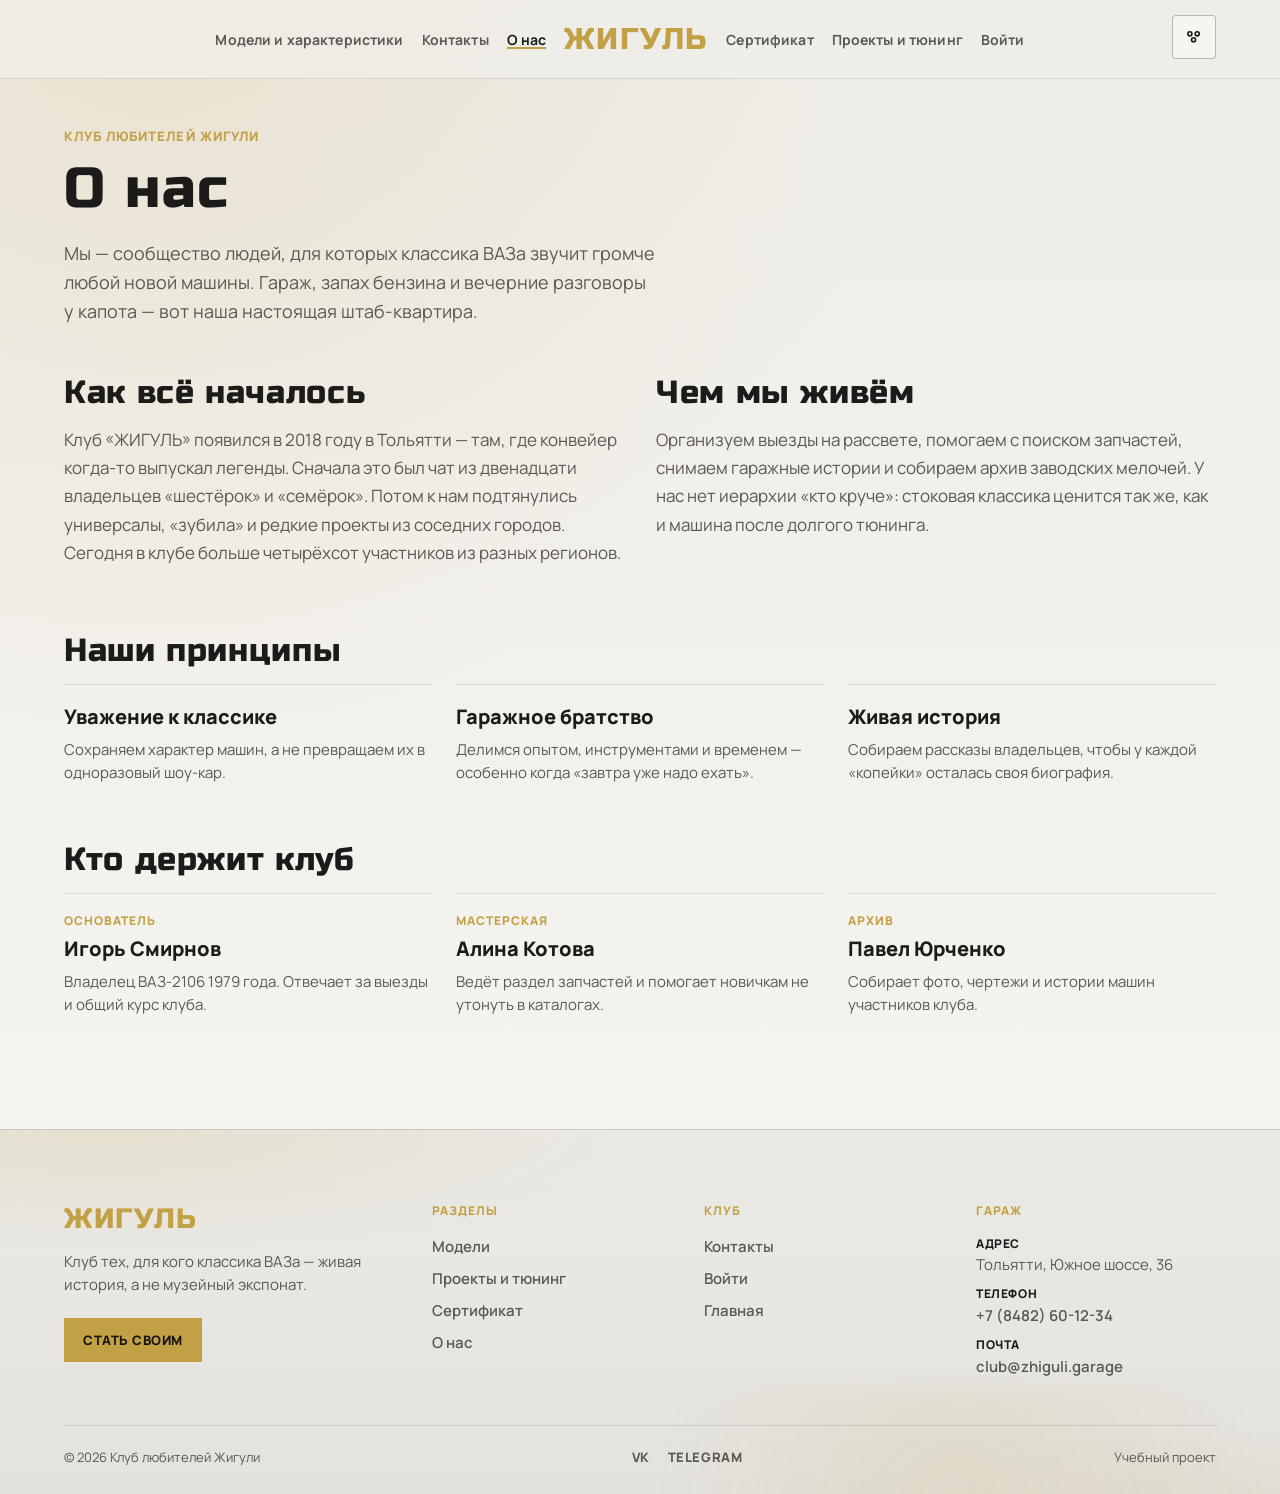
<file: html/about.html>
<!DOCTYPE html>
<html lang="ru">

<head>
    <meta charset="UTF-8">
    <meta name="viewport" content="width=device-width, initial-scale=1.0">
    <title>О нас | Клуб любителей Жигули</title>
    <link rel="preconnect" href="https://fonts.googleapis.com">
    <link rel="preconnect" href="https://fonts.gstatic.com" crossorigin>
    <link href="https://fonts.googleapis.com/css2?family=Manrope:wght@400;500;700;800&family=Russo+One&display=swap"
        rel="stylesheet">
    <link rel="stylesheet" href="../css/style.css">
    <link rel="stylesheet" href="../css/pages.css">
</head>

<body>
    <header class="header">
        <div class="container header__inner">
            <nav class="header__nav" aria-label="Основная навигация">
                <a href="./models.html" class="header__link">Модели и характеристики</a>
                <a href="./contacts.html" class="header__link">Контакты</a>
                <a href="./about.html" class="header__link header__link--active">О нас</a>
                <a href="./main.html" class="header__logo">ЖИГУЛЬ</a>
                <a href="./certificate.html" class="header__link">Сертификат</a>
                <a href="./projects.html" class="header__link">Проекты и тюнинг</a>
                <a href="../backend/login.php" class="header__link" data-auth="profile"
                    data-auth-guest="../backend/login.php" data-auth-user="../backend/profile.php"
                    data-auth-guest-label="Войти" data-auth-user-label="Профиль">Войти</a>
            </nav>
            <button type="button" class="header__theme" id="themeBtn" aria-label="Сменить тему"></button>
        </div>
    </header>

    <main class="main">
        <section class="page">
            <div class="container">
                <p class="page__eyebrow">Клуб любителей Жигули</p>
                <h1 class="page__title">О нас</h1>
                <p class="page__lead">
                    Мы — сообщество людей, для которых классика ВАЗа звучит громче
                    любой новой машины. Гараж, запах бензина и вечерние разговоры
                    у капота — вот наша настоящая штаб-квартира.
                </p>
            </div>
        </section>

        <section class="story">
            <div class="container story__grid">
                <article class="story__block">
                    <h2 class="story__title">Как всё началось</h2>
                    <p class="story__text">
                        Клуб «ЖИГУЛЬ» появился в 2018 году в Тольятти — там, где
                        конвейер когда-то выпускал легенды. Сначала это был чат
                        из двенадцати владельцев «шестёрок» и «семёрок». Потом
                        к нам подтянулись универсалы, «зубила» и редкие проекты
                        из соседних городов. Сегодня в клубе больше четырёхсот
                        участников из разных регионов.
                    </p>
                </article>

                <article class="story__block">
                    <h2 class="story__title">Чем мы живём</h2>
                    <p class="story__text">
                        Организуем выезды на рассвете, помогаем с поиском запчастей,
                        снимаем гаражные истории и собираем архив заводских мелочей.
                        У нас нет иерархии «кто круче»: стоковая классика ценится
                        так же, как и машина после долгого тюнинга.
                    </p>
                </article>
            </div>
        </section>

        <section class="values">
            <div class="container">
                <h2 class="values__title">Наши принципы</h2>
                <ul class="values__list">
                    <li class="values__item">
                        <h3 class="values__name">Уважение к классике</h3>
                        <p class="values__text">Сохраняем характер машин, а не превращаем их в одноразовый шоу-кар.</p>
                    </li>
                    <li class="values__item">
                        <h3 class="values__name">Гаражное братство</h3>
                        <p class="values__text">Делимся опытом, инструментами и временем — особенно когда «завтра уже надо ехать».</p>
                    </li>
                    <li class="values__item">
                        <h3 class="values__name">Живая история</h3>
                        <p class="values__text">Собираем рассказы владельцев, чтобы у каждой «копейки» осталась своя биография.</p>
                    </li>
                </ul>
            </div>
        </section>

        <section class="team">
            <div class="container">
                <h2 class="team__title">Кто держит клуб</h2>
                <ul class="team__list">
                    <li class="team__item">
                        <p class="team__role">Основатель</p>
                        <h3 class="team__name">Игорь Смирнов</h3>
                        <p class="team__text">Владелец ВАЗ-2106 1979 года. Отвечает за выезды и общий курс клуба.</p>
                    </li>
                    <li class="team__item">
                        <p class="team__role">Мастерская</p>
                        <h3 class="team__name">Алина Котова</h3>
                        <p class="team__text">Ведёт раздел запчастей и помогает новичкам не утонуть в каталогах.</p>
                    </li>
                    <li class="team__item">
                        <p class="team__role">Архив</p>
                        <h3 class="team__name">Павел Юрченко</h3>
                        <p class="team__text">Собирает фото, чертежи и истории машин участников клуба.</p>
                    </li>
                </ul>
            </div>
        </section>
    </main>

    <footer class="footer">
        <div class="container">
            <div class="footer__grid">
                <div class="footer__col footer__col--brand">
                    <a href="./main.html" class="footer__brand">ЖИГУЛЬ</a>
                    <p class="footer__tagline">
                        Клуб тех, для кого классика ВАЗа — живая история,
                        а не музейный экспонат.
                    </p>
                    <a href="../backend/register.php" class="footer__cta" data-auth="join" data-auth-guest="../backend/register.php" data-auth-user="../backend/profile.php" data-auth-guest-label="Стать своим" data-auth-user-label="Открыть профиль">Стать своим</a>
                </div>

                <div class="footer__col">
                    <p class="footer__col-title">Разделы</p>
                    <ul class="footer__list">
                        <li><a href="./models.html">Модели</a></li>
                        <li><a href="./projects.html">Проекты и тюнинг</a></li>
                        <li><a href="./certificate.html">Сертификат</a></li>
                        <li><a href="./about.html">О нас</a></li>
                    </ul>
                </div>

                <div class="footer__col">
                    <p class="footer__col-title">Клуб</p>
                    <ul class="footer__list">
                        <li><a href="./contacts.html">Контакты</a></li>
                        <li><a href="../backend/login.php" data-auth="profile" data-auth-guest="../backend/login.php" data-auth-user="../backend/profile.php" data-auth-guest-label="Войти" data-auth-user-label="Профиль">Войти</a></li>
                        <li><a href="./main.html">Главная</a></li>
                    </ul>
                </div>

                <div class="footer__col">
                    <p class="footer__col-title">Гараж</p>
                    <ul class="footer__list">
                        <li>
                            <strong>Адрес</strong>
                            <span>Тольятти, Южное шоссе, 36</span>
                        </li>
                        <li>
                            <strong>Телефон</strong>
                            <a href="tel:+78482601234">+7 (8482) 60-12-34</a>
                        </li>
                        <li>
                            <strong>Почта</strong>
                            <a href="mailto:club@zhiguli.garage">club@zhiguli.garage</a>
                        </li>
                    </ul>
                </div>
            </div>

            <div class="footer__bottom">
                <span class="footer__copy">© 2026 Клуб любителей Жигули</span>
                <div class="footer__social">
                    <a href="https://vk.com/zhiguli_club" target="_blank" rel="noopener noreferrer">VK</a>
                    <a href="https://t.me/zhiguli_garage" target="_blank" rel="noopener noreferrer">Telegram</a>
                </div>
                <span class="footer__note">Учебный проект</span>
            </div>
        </div>
        <div class="footer__glow" aria-hidden="true"></div>
    </footer>

    <button type="button" class="to-top" id="toTop" aria-label="Наверх" hidden>
        <svg class="to-top__icon" viewBox="0 0 24 24" aria-hidden="true" focusable="false">
            <path d="M12 5l7 7h-4v7h-6v-7H5l7-7z" />
        </svg>
    </button>

    <script src="../js/theme.js"></script>
    <script src="../js/auth-nav.js"></script>
    <script src="../js/to-top.js"></script>
</body>

</html>
</file>
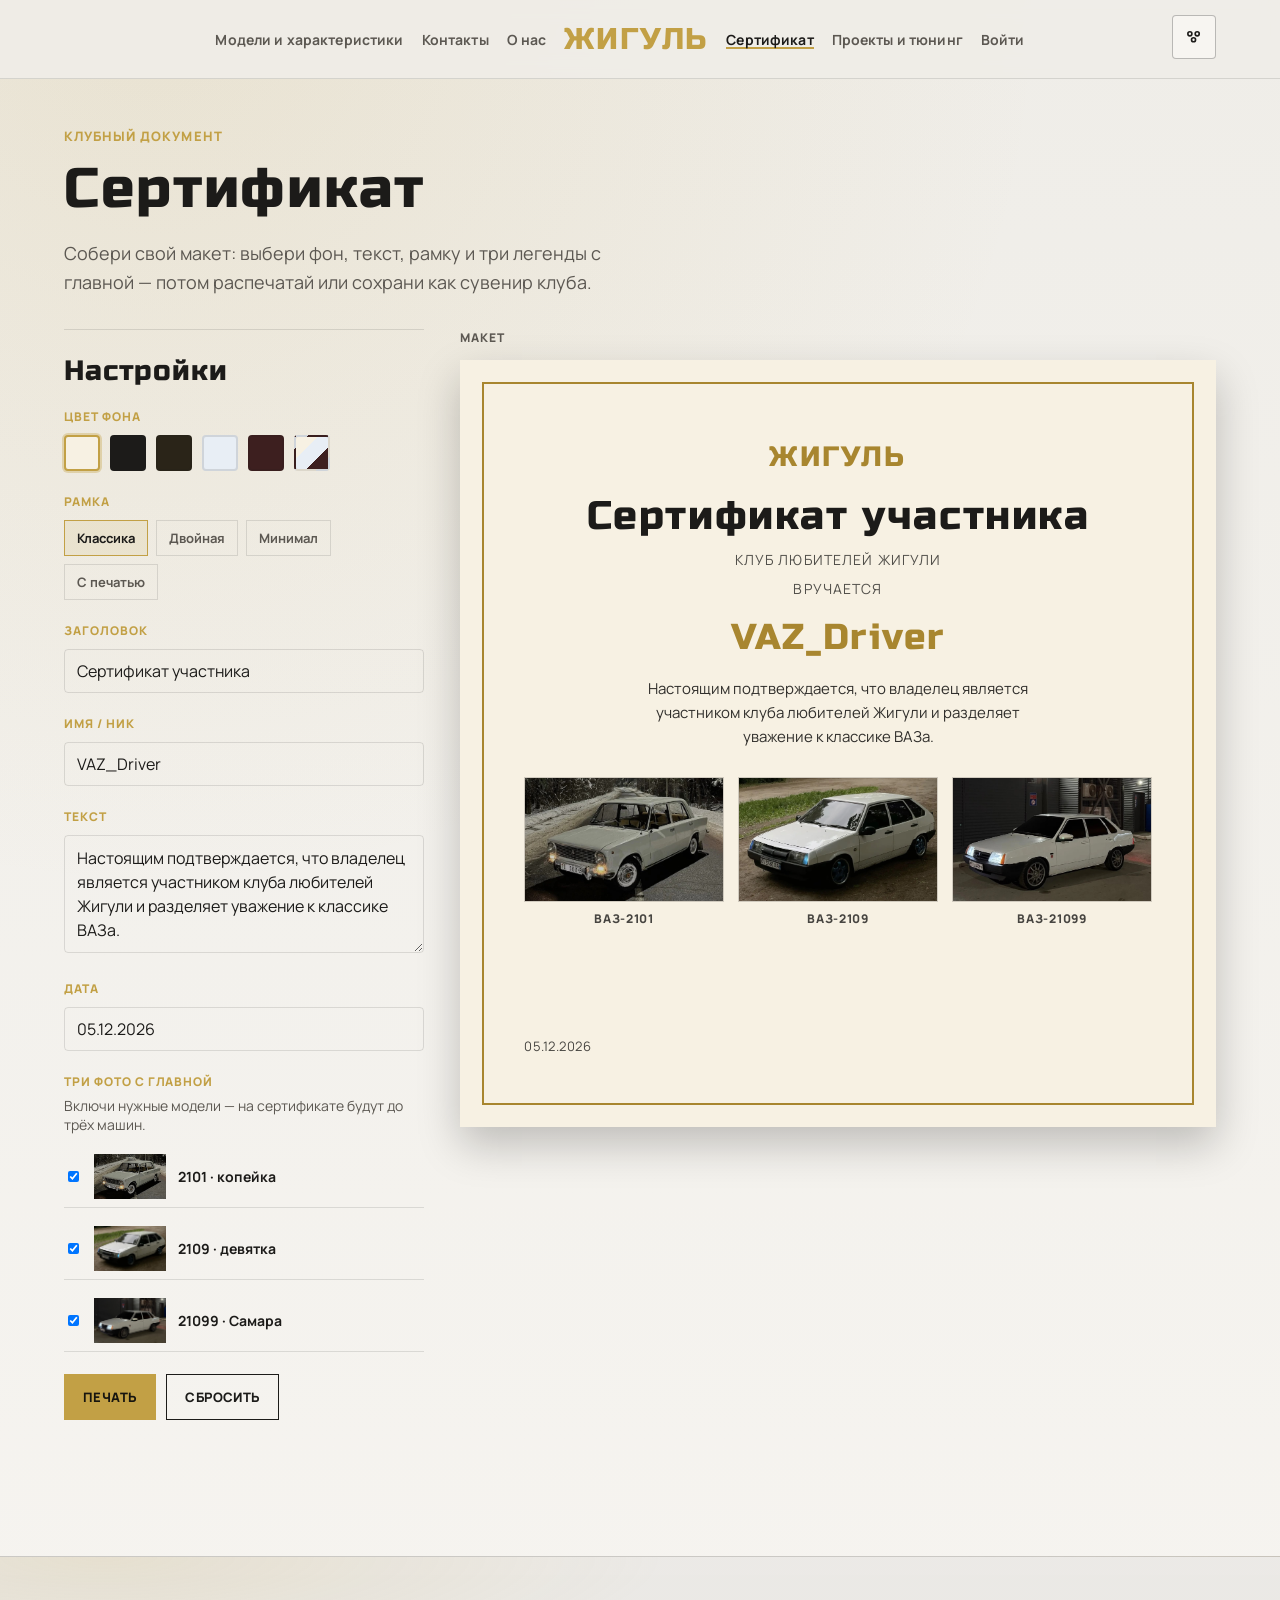
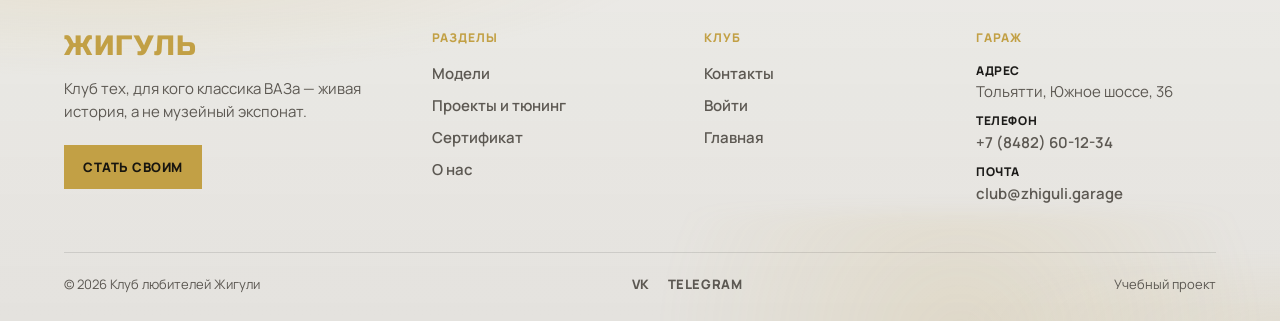
<file: html/certificate.html>
<!DOCTYPE html>
<html lang="ru">

<head>
    <meta charset="UTF-8">
    <meta name="viewport" content="width=device-width, initial-scale=1.0">
    <title>Сертификат | Клуб любителей Жигули</title>
    <link rel="preconnect" href="https://fonts.googleapis.com">
    <link rel="preconnect" href="https://fonts.gstatic.com" crossorigin>
    <link href="https://fonts.googleapis.com/css2?family=Manrope:wght@400;500;700;800&family=Russo+One&display=swap"
        rel="stylesheet">
    <link rel="stylesheet" href="../css/style.css">
    <link rel="stylesheet" href="../css/pages.css">
    <link rel="stylesheet" href="../css/cert.css">
</head>

<body>
    <header class="header">
        <div class="container header__inner">
            <nav class="header__nav" aria-label="Основная навигация">
                <a href="./models.html" class="header__link">Модели и характеристики</a>
                <a href="./contacts.html" class="header__link">Контакты</a>
                <a href="./about.html" class="header__link">О нас</a>
                <a href="./main.html" class="header__logo">ЖИГУЛЬ</a>
                <a href="./certificate.html" class="header__link header__link--active">Сертификат</a>
                <a href="./projects.html" class="header__link">Проекты и тюнинг</a>
                <a href="../backend/login.php" class="header__link" data-auth="profile"
                    data-auth-guest="../backend/login.php" data-auth-user="../backend/profile.php"
                    data-auth-guest-label="Войти" data-auth-user-label="Профиль">Войти</a>
            </nav>
            <button type="button" class="header__theme" id="themeBtn" aria-label="Сменить тему"></button>
        </div>
    </header>

    <main class="main">
        <section class="page">
            <div class="container">
                <p class="page__eyebrow">Клубный документ</p>
                <h1 class="page__title">Сертификат</h1>
                <p class="page__lead">
                    Собери свой макет: выбери фон, текст, рамку и три легенды с главной —
                    потом распечатай или сохрани как сувенир клуба.
                </p>
            </div>
        </section>

        <section class="cert-builder">
            <div class="container cert-builder__grid">
                <aside class="cert-options" aria-label="Настройки сертификата">
                    <h2 class="cert-options__title">Настройки</h2>

                    <div class="cert-options__block">
                        <p class="cert-options__label">Цвет фона</p>
                        <div class="cert-swatches" id="bgSwatches" role="listbox" aria-label="Цвет фона">
                            <button type="button" class="cert-swatch is-active" data-bg="#f7f1e3" data-ink="#1c1b19" aria-label="Кремовый" style="--swatch:#f7f1e3"></button>
                            <button type="button" class="cert-swatch" data-bg="#1c1b19" data-ink="#f2efe8" aria-label="Чёрный" style="--swatch:#1c1b19"></button>
                            <button type="button" class="cert-swatch" data-bg="#2a2418" data-ink="#f0e6c8" aria-label="Тёмный гараж" style="--swatch:#2a2418"></button>
                            <button type="button" class="cert-swatch" data-bg="#e8eef5" data-ink="#1c1b19" aria-label="Светло-серый" style="--swatch:#e8eef5"></button>
                            <button type="button" class="cert-swatch" data-bg="#3d1f1f" data-ink="#f7e9e9" aria-label="Бордовый" style="--swatch:#3d1f1f"></button>
                            <label class="cert-swatch cert-swatch--custom" aria-label="Свой цвет" title="Свой цвет">
                                <input type="color" id="bgCustom" value="#f7f1e3">
                            </label>
                        </div>
                    </div>

                    <div class="cert-options__block">
                        <p class="cert-options__label">Рамка</p>
                        <div class="cert-frames" id="frameOptions">
                            <button type="button" class="cert-chip is-active" data-frame="classic">Классика</button>
                            <button type="button" class="cert-chip" data-frame="double">Двойная</button>
                            <button type="button" class="cert-chip" data-frame="minimal">Минимал</button>
                            <button type="button" class="cert-chip" data-frame="stamp">С печатью</button>
                        </div>
                    </div>

                    <div class="cert-options__block">
                        <label class="cert-options__label" for="certTitle">Заголовок</label>
                        <input class="cert-input" id="certTitle" type="text" maxlength="48" value="Сертификат участника">
                    </div>

                    <div class="cert-options__block">
                        <label class="cert-options__label" for="certName">Имя / ник</label>
                        <input class="cert-input" id="certName" type="text" maxlength="40" value="VAZ_Driver" placeholder="Кому вручается">
                    </div>

                    <div class="cert-options__block">
                        <label class="cert-options__label" for="certText">Текст</label>
                        <textarea class="cert-input cert-input--area" id="certText" maxlength="220" rows="4">Настоящим подтверждается, что владелец является участником клуба любителей Жигули и разделяет уважение к классике ВАЗа.</textarea>
                    </div>

                    <div class="cert-options__block">
                        <label class="cert-options__label" for="certDate">Дата</label>
                        <input class="cert-input" id="certDate" type="text" maxlength="32" value="">
                    </div>

                    <div class="cert-options__block">
                        <p class="cert-options__label">Три фото с главной</p>
                        <p class="cert-options__hint">Включи нужные модели — на сертификате будут до трёх машин.</p>
                        <div class="cert-photos" id="photoOptions">
                            <label class="cert-photo-option">
                                <input type="checkbox" name="photo" value="2101" data-src="../assets/2101cat.jpg" data-name="ВАЗ-2101" checked>
                                <img src="../assets/2101cat.jpg" alt="ВАЗ-2101">
                                <span>2101 · копейка</span>
                            </label>
                            <label class="cert-photo-option">
                                <input type="checkbox" name="photo" value="2109" data-src="../assets/2109cat.jpg" data-name="ВАЗ-2109" checked>
                                <img src="../assets/2109cat.jpg" alt="ВАЗ-2109">
                                <span>2109 · девятка</span>
                            </label>
                            <label class="cert-photo-option">
                                <input type="checkbox" name="photo" value="21099" data-src="../assets/2199белая.jpg" data-name="ВАЗ-21099" checked>
                                <img src="../assets/2199белая.jpg" alt="ВАЗ-21099">
                                <span>21099 · Самара</span>
                            </label>
                        </div>
                    </div>

                    <div class="cert-options__actions">
                        <button type="button" class="cert-btn cert-btn--primary" id="printCert">Печать</button>
                        <button type="button" class="cert-btn" id="resetCert">Сбросить</button>
                    </div>
                </aside>

                <div class="cert-preview-wrap">
                    <p class="cert-preview-wrap__label">Макет</p>
                    <article class="certificate" id="certificate" data-frame="classic" style="--cert-bg:#f7f1e3; --cert-ink:#1c1b19;">
                        <div class="certificate__inner">
                            <p class="certificate__brand">ЖИГУЛЬ</p>
                            <h2 class="certificate__title" id="previewTitle">Сертификат участника</h2>
                            <p class="certificate__subtitle">Клуб любителей Жигули</p>
                            <p class="certificate__award">вручается</p>
                            <p class="certificate__name" id="previewName">VAZ_Driver</p>
                            <p class="certificate__text" id="previewText">
                                Настоящим подтверждается, что владелец является участником клуба любителей Жигули
                                и разделяет уважение к классике ВАЗа.
                            </p>

                            <ul class="certificate__cars" id="previewCars">
                                <li class="certificate__car">
                                    <img src="../assets/2101cat.jpg" alt="ВАЗ-2101">
                                    <span>ВАЗ-2101</span>
                                </li>
                                <li class="certificate__car">
                                    <img src="../assets/2109cat.jpg" alt="ВАЗ-2109">
                                    <span>ВАЗ-2109</span>
                                </li>
                                <li class="certificate__car">
                                    <img src="../assets/2199белая.jpg" alt="ВАЗ-21099">
                                    <span>ВАЗ-21099</span>
                                </li>
                            </ul>

                            <div class="certificate__footer">
                                <p class="certificate__date" id="previewDate"></p>
                                <p class="certificate__seal" aria-hidden="true">Клуб</p>
                            </div>
                        </div>
                    </article>
                </div>
            </div>
        </section>
    </main>

    <footer class="footer">
        <div class="container">
            <div class="footer__grid">
                <div class="footer__col footer__col--brand">
                    <a href="./main.html" class="footer__brand">ЖИГУЛЬ</a>
                    <p class="footer__tagline">
                        Клуб тех, для кого классика ВАЗа — живая история,
                        а не музейный экспонат.
                    </p>
                    <a href="../backend/register.php" class="footer__cta" data-auth="join" data-auth-guest="../backend/register.php" data-auth-user="../backend/profile.php" data-auth-guest-label="Стать своим" data-auth-user-label="Открыть профиль">Стать своим</a>
                </div>

                <div class="footer__col">
                    <p class="footer__col-title">Разделы</p>
                    <ul class="footer__list">
                        <li><a href="./models.html">Модели</a></li>
                        <li><a href="./projects.html">Проекты и тюнинг</a></li>
                        <li><a href="./certificate.html">Сертификат</a></li>
                        <li><a href="./about.html">О нас</a></li>
                    </ul>
                </div>

                <div class="footer__col">
                    <p class="footer__col-title">Клуб</p>
                    <ul class="footer__list">
                        <li><a href="./contacts.html">Контакты</a></li>
                        <li><a href="../backend/login.php" data-auth="profile" data-auth-guest="../backend/login.php" data-auth-user="../backend/profile.php" data-auth-guest-label="Войти" data-auth-user-label="Профиль">Войти</a></li>
                        <li><a href="./main.html">Главная</a></li>
                    </ul>
                </div>

                <div class="footer__col">
                    <p class="footer__col-title">Гараж</p>
                    <ul class="footer__list">
                        <li>
                            <strong>Адрес</strong>
                            <span>Тольятти, Южное шоссе, 36</span>
                        </li>
                        <li>
                            <strong>Телефон</strong>
                            <a href="tel:+78482601234">+7 (8482) 60-12-34</a>
                        </li>
                        <li>
                            <strong>Почта</strong>
                            <a href="mailto:club@zhiguli.garage">club@zhiguli.garage</a>
                        </li>
                    </ul>
                </div>
            </div>

            <div class="footer__bottom">
                <span class="footer__copy">© 2026 Клуб любителей Жигули</span>
                <div class="footer__social">
                    <a href="https://vk.com/zhiguli_club" target="_blank" rel="noopener noreferrer">VK</a>
                    <a href="https://t.me/zhiguli_garage" target="_blank" rel="noopener noreferrer">Telegram</a>
                </div>
                <span class="footer__note">Учебный проект</span>
            </div>
        </div>
        <div class="footer__glow" aria-hidden="true"></div>
    </footer>

    <button type="button" class="to-top" id="toTop" aria-label="Наверх" hidden>
        <svg class="to-top__icon" viewBox="0 0 24 24" aria-hidden="true" focusable="false">
            <path d="M12 5l7 7h-4v7h-6v-7H5l7-7z" />
        </svg>
    </button>

    <script src="../js/theme.js"></script>
    <script src="../js/auth-nav.js"></script>
    <script src="../js/cert.js"></script>
    <script src="../js/to-top.js"></script>
</body>

</html>
</file>
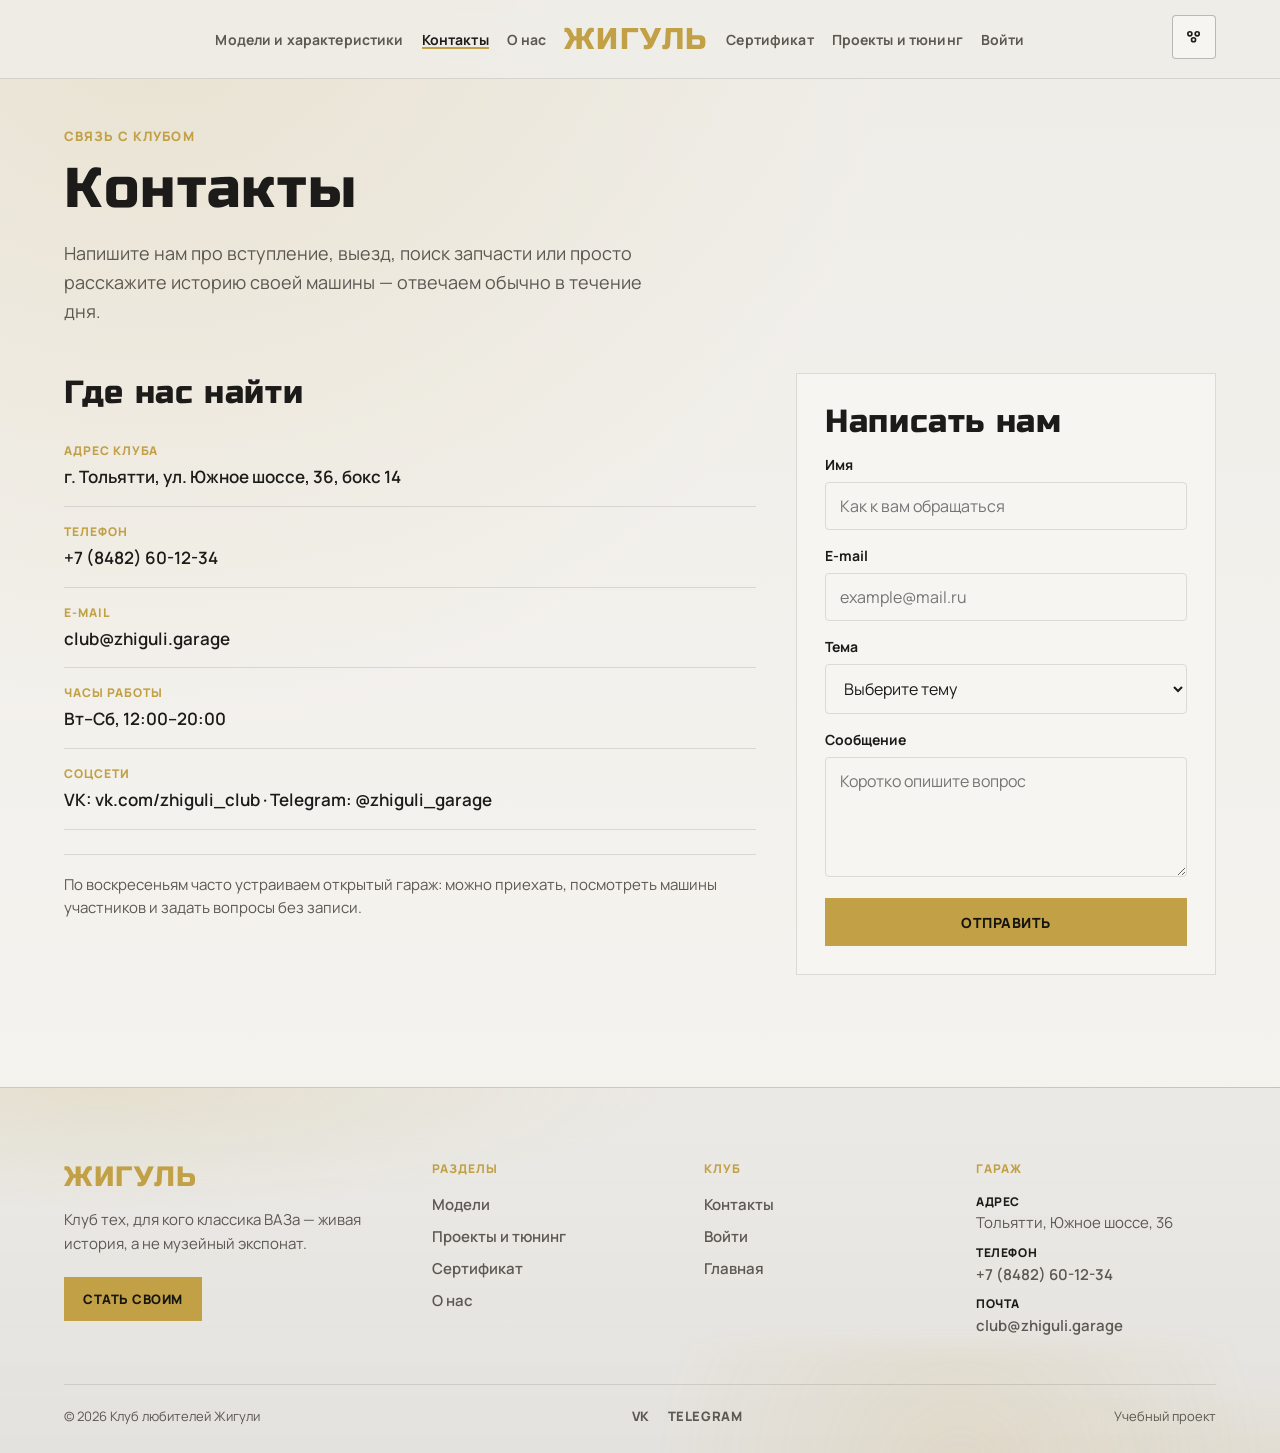
<file: html/contacts.html>
<!DOCTYPE html>
<html lang="ru">

<head>
    <meta charset="UTF-8">
    <meta name="viewport" content="width=device-width, initial-scale=1.0">
    <title>Контакты | Клуб любителей Жигули</title>
    <link rel="preconnect" href="https://fonts.googleapis.com">
    <link rel="preconnect" href="https://fonts.gstatic.com" crossorigin>
    <link href="https://fonts.googleapis.com/css2?family=Manrope:wght@400;500;700;800&family=Russo+One&display=swap"
        rel="stylesheet">
    <link rel="stylesheet" href="../css/style.css">
    <link rel="stylesheet" href="../css/pages.css">
</head>

<body>
    <header class="header">
        <div class="container header__inner">
            <nav class="header__nav" aria-label="Основная навигация">
                <a href="./models.html" class="header__link">Модели и характеристики</a>
                <a href="./contacts.html" class="header__link header__link--active">Контакты</a>
                <a href="./about.html" class="header__link">О нас</a>
                <a href="./main.html" class="header__logo">ЖИГУЛЬ</a>
                <a href="./certificate.html" class="header__link">Сертификат</a>
                <a href="./projects.html" class="header__link">Проекты и тюнинг</a>
                <a href="../backend/login.php" class="header__link" data-auth="profile"
                    data-auth-guest="../backend/login.php" data-auth-user="../backend/profile.php"
                    data-auth-guest-label="Войти" data-auth-user-label="Профиль">Войти</a>
            </nav>
            <button type="button" class="header__theme" id="themeBtn" aria-label="Сменить тему"></button>
        </div>
    </header>

    <main class="main">
        <section class="page">
            <div class="container">
                <p class="page__eyebrow">Связь с клубом</p>
                <h1 class="page__title">Контакты</h1>
                <p class="page__lead">
                    Напишите нам про вступление, выезд, поиск запчасти или просто
                    расскажите историю своей машины — отвечаем обычно в течение дня.
                </p>
            </div>
        </section>

        <section class="contacts">
            <div class="container contacts__grid">
                <div class="contacts__info">
                    <h2 class="contacts__title">Где нас найти</h2>

                    <ul class="contacts__list">
                        <li class="contacts__item">
                            <span class="contacts__label">Адрес клуба</span>
                            <span class="contacts__value">г. Тольятти, ул. Южное шоссе, 36, бокс 14</span>
                        </li>
                        <li class="contacts__item">
                            <span class="contacts__label">Телефон</span>
                            <a class="contacts__value contacts__value--link" href="tel:+78482601234">+7 (8482) 60-12-34</a>
                        </li>
                        <li class="contacts__item">
                            <span class="contacts__label">E-mail</span>
                            <a class="contacts__value contacts__value--link" href="mailto:club@zhiguli.garage">club@zhiguli.garage</a>
                        </li>
                        <li class="contacts__item">
                            <span class="contacts__label">Часы работы</span>
                            <span class="contacts__value">Вт–Сб, 12:00–20:00</span>
                        </li>
                        <li class="contacts__item">
                            <span class="contacts__label">Соцсети</span>
                            <span class="contacts__value">VK: vk.com/zhiguli_club · Telegram: @zhiguli_garage</span>
                        </li>
                    </ul>

                    <div class="contacts__note">
                        <p class="contacts__note-text">
                            По воскресеньям часто устраиваем открытый гараж:
                            можно приехать, посмотреть машины участников и задать
                            вопросы без записи.
                        </p>
                    </div>
                </div>

                <form class="feedback" id="contactForm" novalidate>
                    <h2 class="feedback__title">Написать нам</h2>

                    <div class="feedback__group">
                        <label class="feedback__label" for="contactName">Имя</label>
                        <input class="feedback__input" type="text" id="contactName" name="name"
                            placeholder="Как к вам обращаться" required minlength="2">
                    </div>

                    <div class="feedback__group">
                        <label class="feedback__label" for="contactEmail">E-mail</label>
                        <input class="feedback__input" type="email" id="contactEmail" name="email"
                            placeholder="example@mail.ru" required>
                    </div>

                    <div class="feedback__group">
                        <label class="feedback__label" for="contactTopic">Тема</label>
                        <select class="feedback__input feedback__select" id="contactTopic" name="topic" required>
                            <option value="">Выберите тему</option>
                            <option value="join">Вступление в клуб</option>
                            <option value="parts">Поиск запчастей</option>
                            <option value="event">Выезд / мероприятие</option>
                            <option value="story">История моей машины</option>
                            <option value="other">Другое</option>
                        </select>
                    </div>

                    <div class="feedback__group">
                        <label class="feedback__label" for="contactMessage">Сообщение</label>
                        <textarea class="feedback__input feedback__textarea" id="contactMessage" name="message"
                            placeholder="Коротко опишите вопрос" required minlength="10"></textarea>
                    </div>

                    <p class="feedback__error" id="contactError" hidden></p>
                    <p class="feedback__success" id="contactSuccess" hidden>Сообщение сохранено. Мы свяжемся с вами!</p>

                    <button type="submit" class="feedback__submit">Отправить</button>
                </form>
            </div>
        </section>
    </main>

    <footer class="footer">
        <div class="container">
            <div class="footer__grid">
                <div class="footer__col footer__col--brand">
                    <a href="./main.html" class="footer__brand">ЖИГУЛЬ</a>
                    <p class="footer__tagline">
                        Клуб тех, для кого классика ВАЗа — живая история,
                        а не музейный экспонат.
                    </p>
                    <a href="../backend/register.php" class="footer__cta" data-auth="join" data-auth-guest="../backend/register.php" data-auth-user="../backend/profile.php" data-auth-guest-label="Стать своим" data-auth-user-label="Открыть профиль">Стать своим</a>
                </div>

                <div class="footer__col">
                    <p class="footer__col-title">Разделы</p>
                    <ul class="footer__list">
                        <li><a href="./models.html">Модели</a></li>
                        <li><a href="./projects.html">Проекты и тюнинг</a></li>
                        <li><a href="./certificate.html">Сертификат</a></li>
                        <li><a href="./about.html">О нас</a></li>
                    </ul>
                </div>

                <div class="footer__col">
                    <p class="footer__col-title">Клуб</p>
                    <ul class="footer__list">
                        <li><a href="./contacts.html">Контакты</a></li>
                        <li><a href="../backend/login.php" data-auth="profile" data-auth-guest="../backend/login.php" data-auth-user="../backend/profile.php" data-auth-guest-label="Войти" data-auth-user-label="Профиль">Войти</a></li>
                        <li><a href="./main.html">Главная</a></li>
                    </ul>
                </div>

                <div class="footer__col">
                    <p class="footer__col-title">Гараж</p>
                    <ul class="footer__list">
                        <li>
                            <strong>Адрес</strong>
                            <span>Тольятти, Южное шоссе, 36</span>
                        </li>
                        <li>
                            <strong>Телефон</strong>
                            <a href="tel:+78482601234">+7 (8482) 60-12-34</a>
                        </li>
                        <li>
                            <strong>Почта</strong>
                            <a href="mailto:club@zhiguli.garage">club@zhiguli.garage</a>
                        </li>
                    </ul>
                </div>
            </div>

            <div class="footer__bottom">
                <span class="footer__copy">© 2026 Клуб любителей Жигули</span>
                <div class="footer__social">
                    <a href="https://vk.com/zhiguli_club" target="_blank" rel="noopener noreferrer">VK</a>
                    <a href="https://t.me/zhiguli_garage" target="_blank" rel="noopener noreferrer">Telegram</a>
                </div>
                <span class="footer__note">Учебный проект</span>
            </div>
        </div>
        <div class="footer__glow" aria-hidden="true"></div>
    </footer>

    <button type="button" class="to-top" id="toTop" aria-label="Наверх" hidden>
        <svg class="to-top__icon" viewBox="0 0 24 24" aria-hidden="true" focusable="false">
            <path d="M12 5l7 7h-4v7h-6v-7H5l7-7z" />
        </svg>
    </button>

    <script src="../js/theme.js"></script>
    <script src="../js/auth-nav.js"></script>
    <script src="../js/contacts.js"></script>
    <script src="../js/to-top.js"></script>
</body>

</html>
</file>
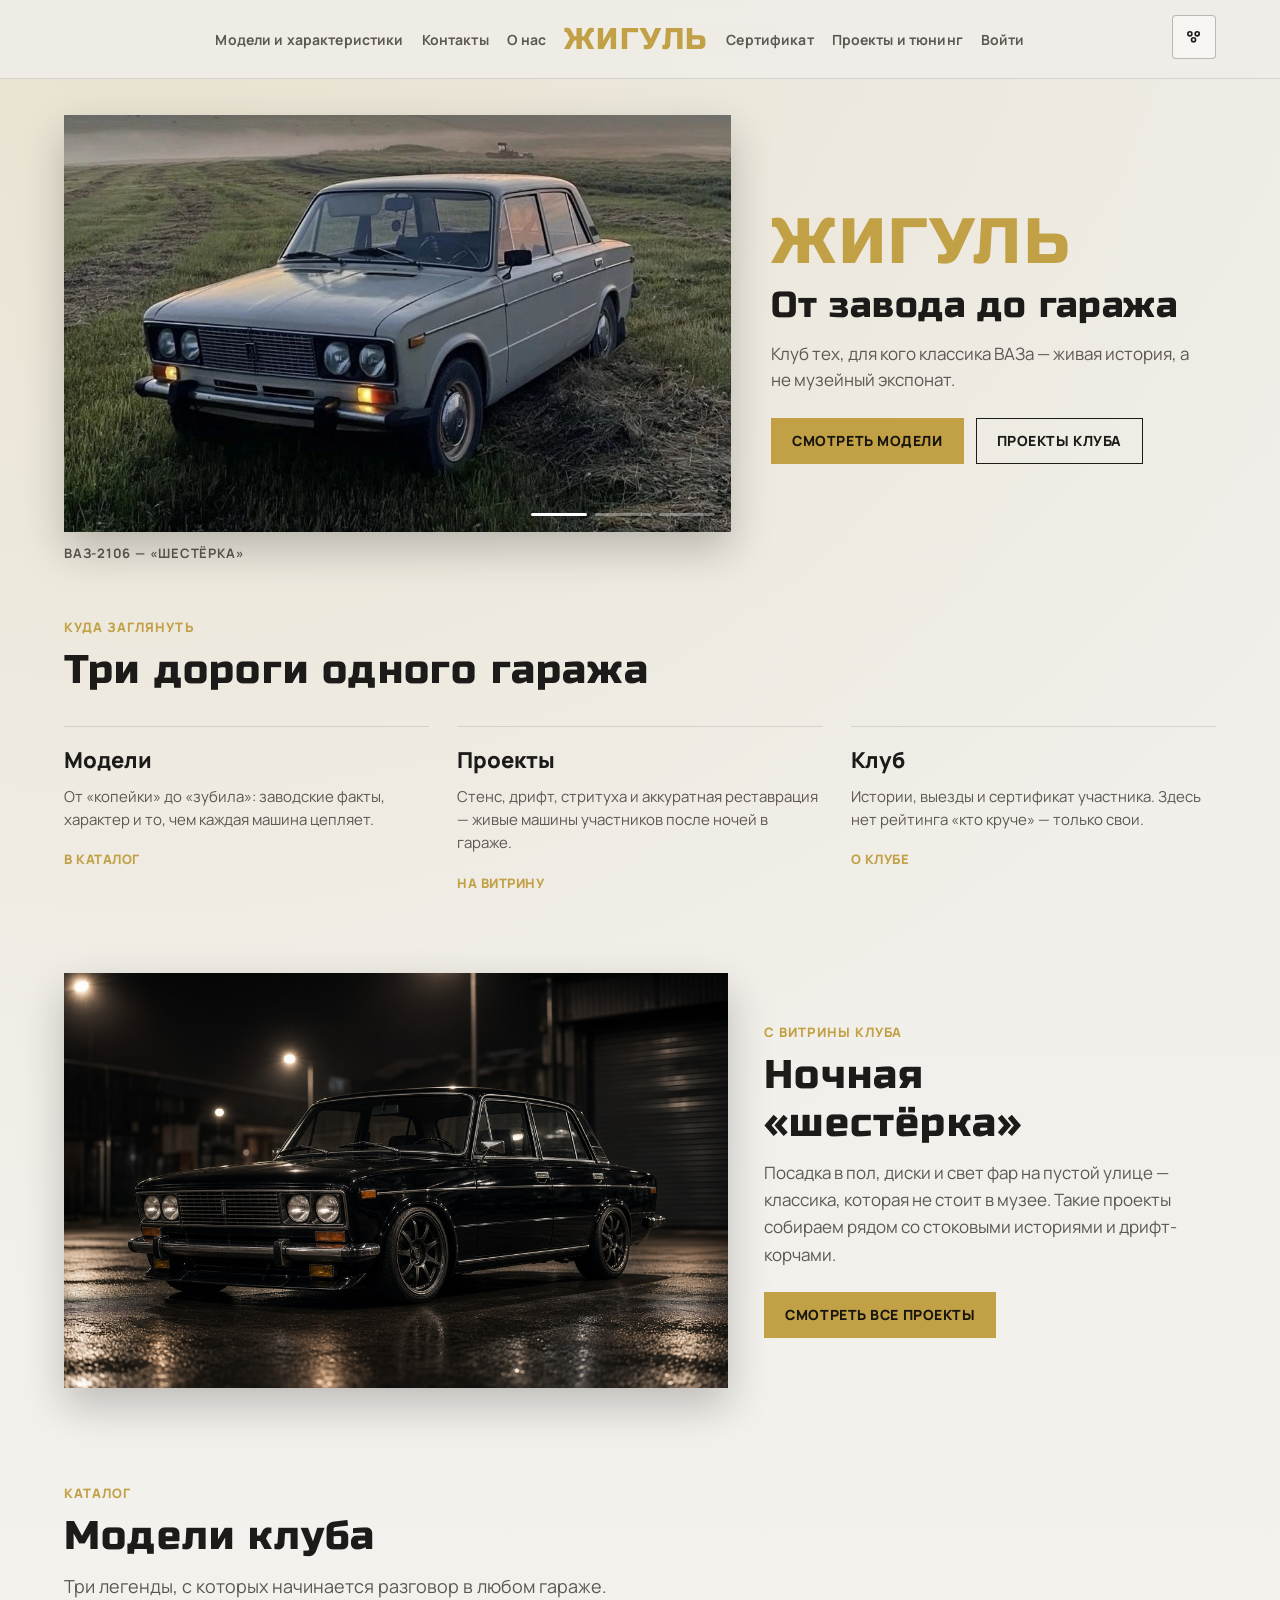
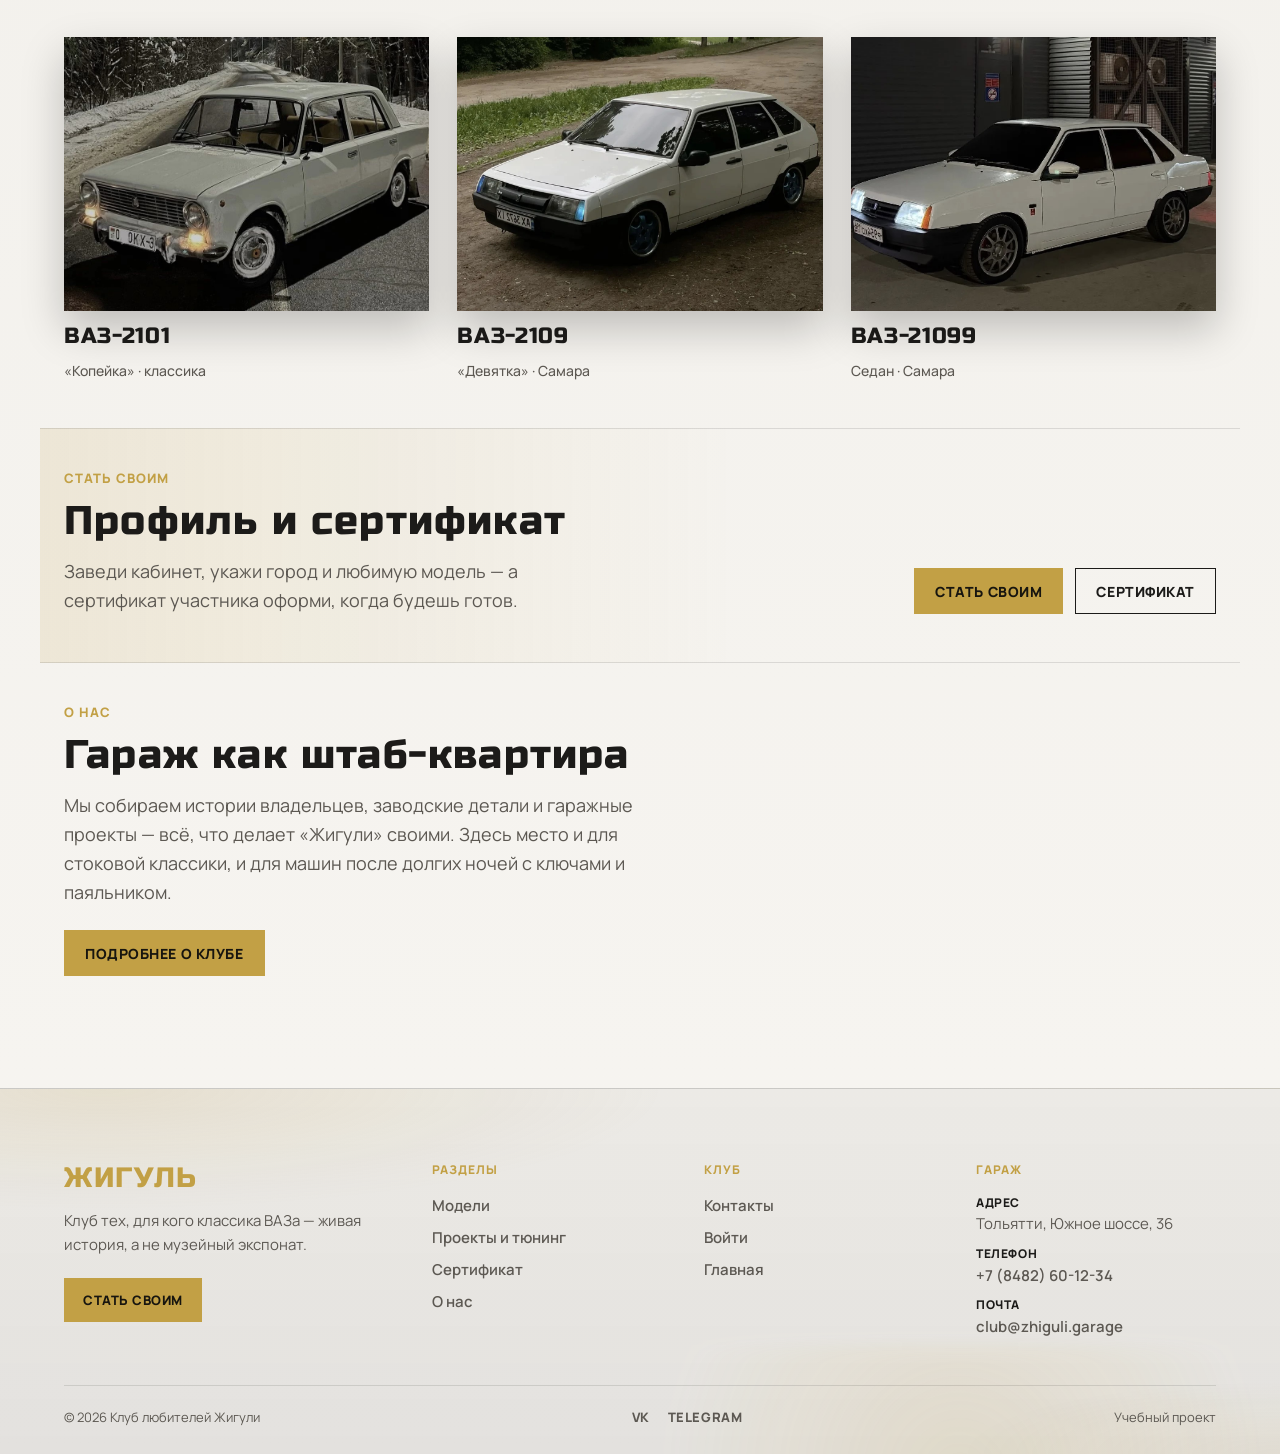
<file: html/main.html>
<!DOCTYPE html>
<html lang="ru">

<head>
    <meta charset="UTF-8">
    <meta name="viewport" content="width=device-width, initial-scale=1.0">
    <title>Главная | Клуб любителей Жигули</title>
    <link rel="preconnect" href="https://fonts.googleapis.com">
    <link rel="preconnect" href="https://fonts.gstatic.com" crossorigin>
    <link href="https://fonts.googleapis.com/css2?family=Manrope:wght@400;500;700;800&family=Russo+One&display=swap"
        rel="stylesheet">
    <link rel="stylesheet" href="../css/style.css">
</head>

<body>
    <header class="header">
        <div class="container header__inner">
            <nav class="header__nav" aria-label="Основная навигация">
                <a href="./models.html" class="header__link">Модели и характеристики</a>
                <a href="./contacts.html" class="header__link">Контакты</a>
                <a href="./about.html" class="header__link">О нас</a>
                <a href="./main.html" class="header__logo">ЖИГУЛЬ</a>
                <a href="./certificate.html" class="header__link">Сертификат</a>
                <a href="./projects.html" class="header__link">Проекты и тюнинг</a>
                <a href="../backend/login.php" class="header__link" data-auth="profile"
                    data-auth-guest="../backend/login.php" data-auth-user="../backend/profile.php"
                    data-auth-guest-label="Войти" data-auth-user-label="Профиль">Войти</a>
            </nav>
            <button type="button" class="header__theme" id="themeBtn" aria-label="Сменить тему"></button>
        </div>
    </header>

    <main class="main">
        <section class="hero" aria-label="Главный экран">
            <div class="container hero__container">
                <div class="hero__slider">
                    <div class="slider">
                        <div class="slider__track">
                            <div class="slider__slide">
                                <img src="../assets/2106белая.jpg" alt="ВАЗ-2106">
                            </div>
                            <div class="slider__slide">
                                <img src="../assets/2107белая.jpg" alt="ВАЗ-2107">
                            </div>
                            <div class="slider__slide">
                                <img src="../assets/2199белая.jpg" alt="ВАЗ-21099">
                            </div>
                        </div>

                        <div class="slider__pagination" role="tablist" aria-label="Слайды моделей">
                            <button type="button" class="slider__bar slider__bar--active" aria-label="Слайд 1"></button>
                            <button type="button" class="slider__bar" aria-label="Слайд 2"></button>
                            <button type="button" class="slider__bar" aria-label="Слайд 3"></button>
                        </div>
                    </div>
                    <p class="slider__name" id="slideName">ВАЗ-2106 — «шестёрка»</p>
                </div>

                <div class="hero__content">
                    <p class="hero__brand">ЖИГУЛЬ</p>
                    <h1 class="hero__title">От завода до гаража</h1>
                    <p class="hero__lead">
                        Клуб тех, для кого классика ВАЗа — живая история,
                        а не музейный экспонат.
                    </p>
                    <div class="hero__actions">
                        <a href="./models.html" class="hero__btn">Смотреть модели</a>
                        <a href="./projects.html" class="hero__btn hero__btn--ghost">Проекты клуба</a>
                    </div>
                </div>
            </div>
        </section>

        <section class="paths" aria-label="Что есть в клубе">
            <div class="container">
                <p class="paths__eyebrow">Куда заглянуть</p>
                <h2 class="paths__title">Три дороги одного гаража</h2>
                <ul class="paths__list">
                    <li class="paths__item">
                        <h3 class="paths__name">Модели</h3>
                        <p class="paths__text">
                            От «копейки» до «зубила»: заводские факты, характер
                            и то, чем каждая машина цепляет.
                        </p>
                        <a href="./models.html" class="paths__link">В каталог</a>
                    </li>
                    <li class="paths__item">
                        <h3 class="paths__name">Проекты</h3>
                        <p class="paths__text">
                            Стенс, дрифт, стритуха и аккуратная реставрация —
                            живые машины участников после ночей в гараже.
                        </p>
                        <a href="./projects.html" class="paths__link">На витрину</a>
                    </li>
                    <li class="paths__item">
                        <h3 class="paths__name">Клуб</h3>
                        <p class="paths__text">
                            Истории, выезды и сертификат участника. Здесь нет
                            рейтинга «кто круче» — только свои.
                        </p>
                        <a href="./about.html" class="paths__link">О клубе</a>
                    </li>
                </ul>
            </div>
        </section>

        <section class="spotlight" aria-label="Проект из витрины">
            <div class="container spotlight__grid">
                <figure class="spotlight__media">
                    <img src="../assets/projects/2106-night.jpg" alt="ВАЗ-2106 ночной стенс">
                </figure>
                <div class="spotlight__body">
                    <p class="spotlight__eyebrow">С витрины клуба</p>
                    <h2 class="spotlight__title">Ночная «шестёрка»</h2>
                    <p class="spotlight__text">
                        Посадка в пол, диски и свет фар на пустой улице —
                        классика, которая не стоит в музее. Такие проекты
                        собираем рядом со стоковыми историями и дрифт-корчами.
                    </p>
                    <a href="./projects.html" class="spotlight__btn">Смотреть все проекты</a>
                </div>
            </div>
        </section>

        <section class="models" id="models">
            <div class="container">
                <p class="models__eyebrow">Каталог</p>
                <h2 class="models__title">Модели клуба</h2>
                <p class="models__lead">Три легенды, с которых начинается разговор в любом гараже.</p>

                <ul class="models__list">
                    <li class="models__item">
                        <a class="models__link" href="./models.html#vaz-2101">
                            <img class="models__image" src="../assets/2101cat.jpg" alt="ВАЗ-2101">
                            <span class="models__name">ВАЗ-2101</span>
                            <span class="models__meta">«Копейка» · классика</span>
                        </a>
                    </li>
                    <li class="models__item">
                        <a class="models__link" href="./models.html#vaz-2109">
                            <img class="models__image" src="../assets/2109cat.jpg" alt="ВАЗ-2109">
                            <span class="models__name">ВАЗ-2109</span>
                            <span class="models__meta">«Девятка» · Самара</span>
                        </a>
                    </li>
                    <li class="models__item">
                        <a class="models__link" href="./models.html#vaz-21099">
                            <img class="models__image" src="../assets/2199белая.jpg" alt="ВАЗ-21099">
                            <span class="models__name">ВАЗ-21099</span>
                            <span class="models__meta">Седан · Самара</span>
                        </a>
                    </li>
                </ul>
            </div>
        </section>

        <section class="join" aria-label="Как стать своим">
            <div class="container join__inner">
                <div class="join__copy">
                    <p class="join__eyebrow">Стать своим</p>
                    <h2 class="join__title">Профиль и сертификат</h2>
                    <p class="join__text">
                        Заведи кабинет, укажи город и любимую модель —
                        а сертификат участника оформи, когда будешь готов.
                    </p>
                </div>
                <div class="join__actions">
                    <a href="../backend/register.php" class="join__btn" data-auth="join" data-auth-guest="../backend/register.php" data-auth-user="../backend/profile.php" data-auth-guest-label="Стать своим" data-auth-user-label="Открыть профиль">Стать своим</a>
                    <a href="./certificate.html" class="join__btn join__btn--ghost">Сертификат</a>
                </div>
            </div>
        </section>

        <section class="about" id="about">
            <div class="container about__inner">
                <p class="about__eyebrow">О нас</p>
                <h2 class="about__title">Гараж как штаб-квартира</h2>
                <p class="about__text">
                    Мы собираем истории владельцев, заводские детали и гаражные проекты —
                    всё, что делает «Жигули» своими. Здесь место и для стоковой классики,
                    и для машин после долгих ночей с ключами и паяльником.
                </p>
                <a href="./about.html" class="about__btn">Подробнее о клубе</a>
            </div>
        </section>
    </main>

    <footer class="footer">
        <div class="container">
            <div class="footer__grid">
                <div class="footer__col footer__col--brand">
                    <a href="./main.html" class="footer__brand">ЖИГУЛЬ</a>
                    <p class="footer__tagline">
                        Клуб тех, для кого классика ВАЗа — живая история,
                        а не музейный экспонат.
                    </p>
                    <a href="../backend/register.php" class="footer__cta" data-auth="join" data-auth-guest="../backend/register.php" data-auth-user="../backend/profile.php" data-auth-guest-label="Стать своим" data-auth-user-label="Открыть профиль">Стать своим</a>
                </div>

                <div class="footer__col">
                    <p class="footer__col-title">Разделы</p>
                    <ul class="footer__list">
                        <li><a href="./models.html">Модели</a></li>
                        <li><a href="./projects.html">Проекты и тюнинг</a></li>
                        <li><a href="./certificate.html">Сертификат</a></li>
                        <li><a href="./about.html">О нас</a></li>
                    </ul>
                </div>

                <div class="footer__col">
                    <p class="footer__col-title">Клуб</p>
                    <ul class="footer__list">
                        <li><a href="./contacts.html">Контакты</a></li>
                        <li><a href="../backend/login.php" data-auth="profile" data-auth-guest="../backend/login.php" data-auth-user="../backend/profile.php" data-auth-guest-label="Войти" data-auth-user-label="Профиль">Войти</a></li>
                        <li><a href="./main.html">Главная</a></li>
                    </ul>
                </div>

                <div class="footer__col">
                    <p class="footer__col-title">Гараж</p>
                    <ul class="footer__list">
                        <li>
                            <strong>Адрес</strong>
                            <span>Тольятти, Южное шоссе, 36</span>
                        </li>
                        <li>
                            <strong>Телефон</strong>
                            <a href="tel:+78482601234">+7 (8482) 60-12-34</a>
                        </li>
                        <li>
                            <strong>Почта</strong>
                            <a href="mailto:club@zhiguli.garage">club@zhiguli.garage</a>
                        </li>
                    </ul>
                </div>
            </div>

            <div class="footer__bottom">
                <span class="footer__copy">© 2026 Клуб любителей Жигули</span>
                <div class="footer__social">
                    <a href="https://vk.com/zhiguli_club" target="_blank" rel="noopener noreferrer">VK</a>
                    <a href="https://t.me/zhiguli_garage" target="_blank" rel="noopener noreferrer">Telegram</a>
                </div>
                <span class="footer__note">Учебный проект</span>
            </div>
        </div>
        <div class="footer__glow" aria-hidden="true"></div>
    </footer>

    <button type="button" class="to-top" id="toTop" aria-label="Наверх" hidden>
        <svg class="to-top__icon" viewBox="0 0 24 24" aria-hidden="true" focusable="false">
            <path d="M12 5l7 7h-4v7h-6v-7H5l7-7z" />
        </svg>
    </button>

    <script src="../js/theme.js"></script>
    <script src="../js/auth-nav.js"></script>
    <script src="../js/script.js"></script>
    <script src="../js/to-top.js"></script>
</body>

</html>
</file>
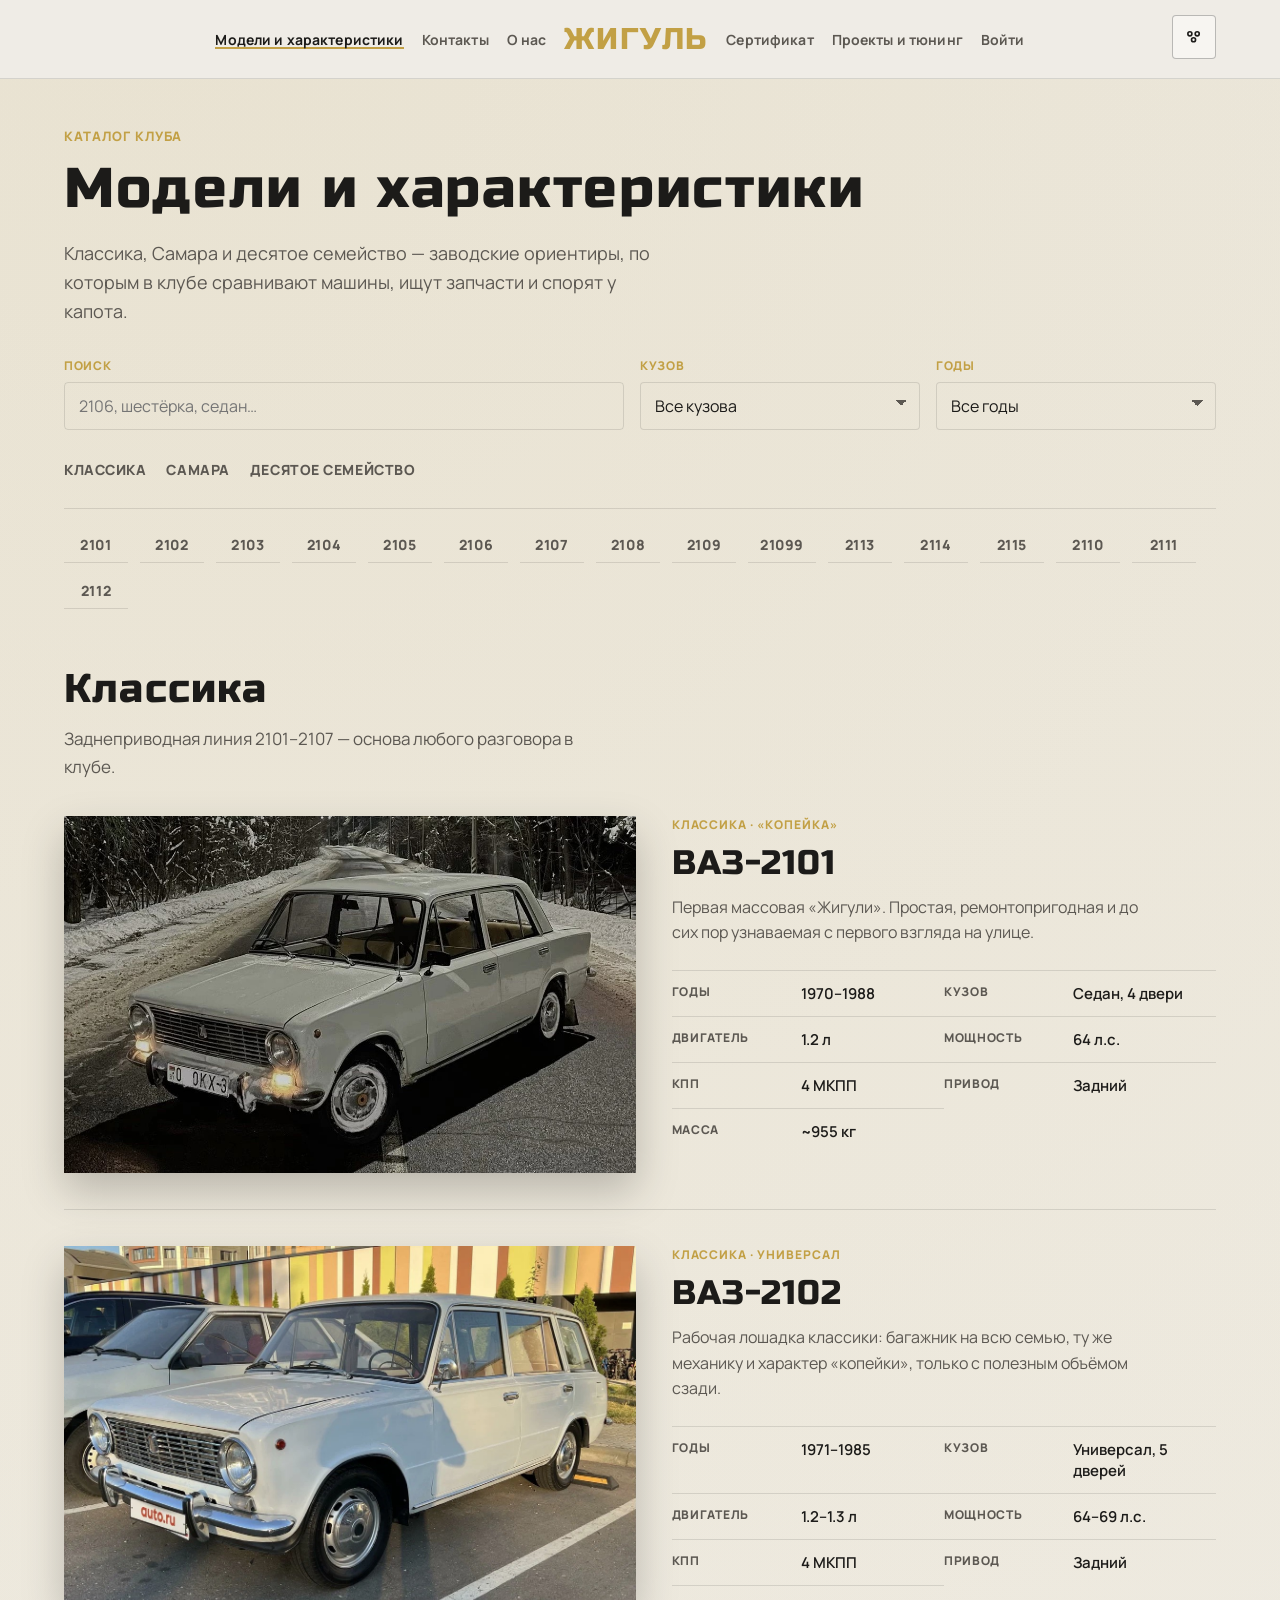
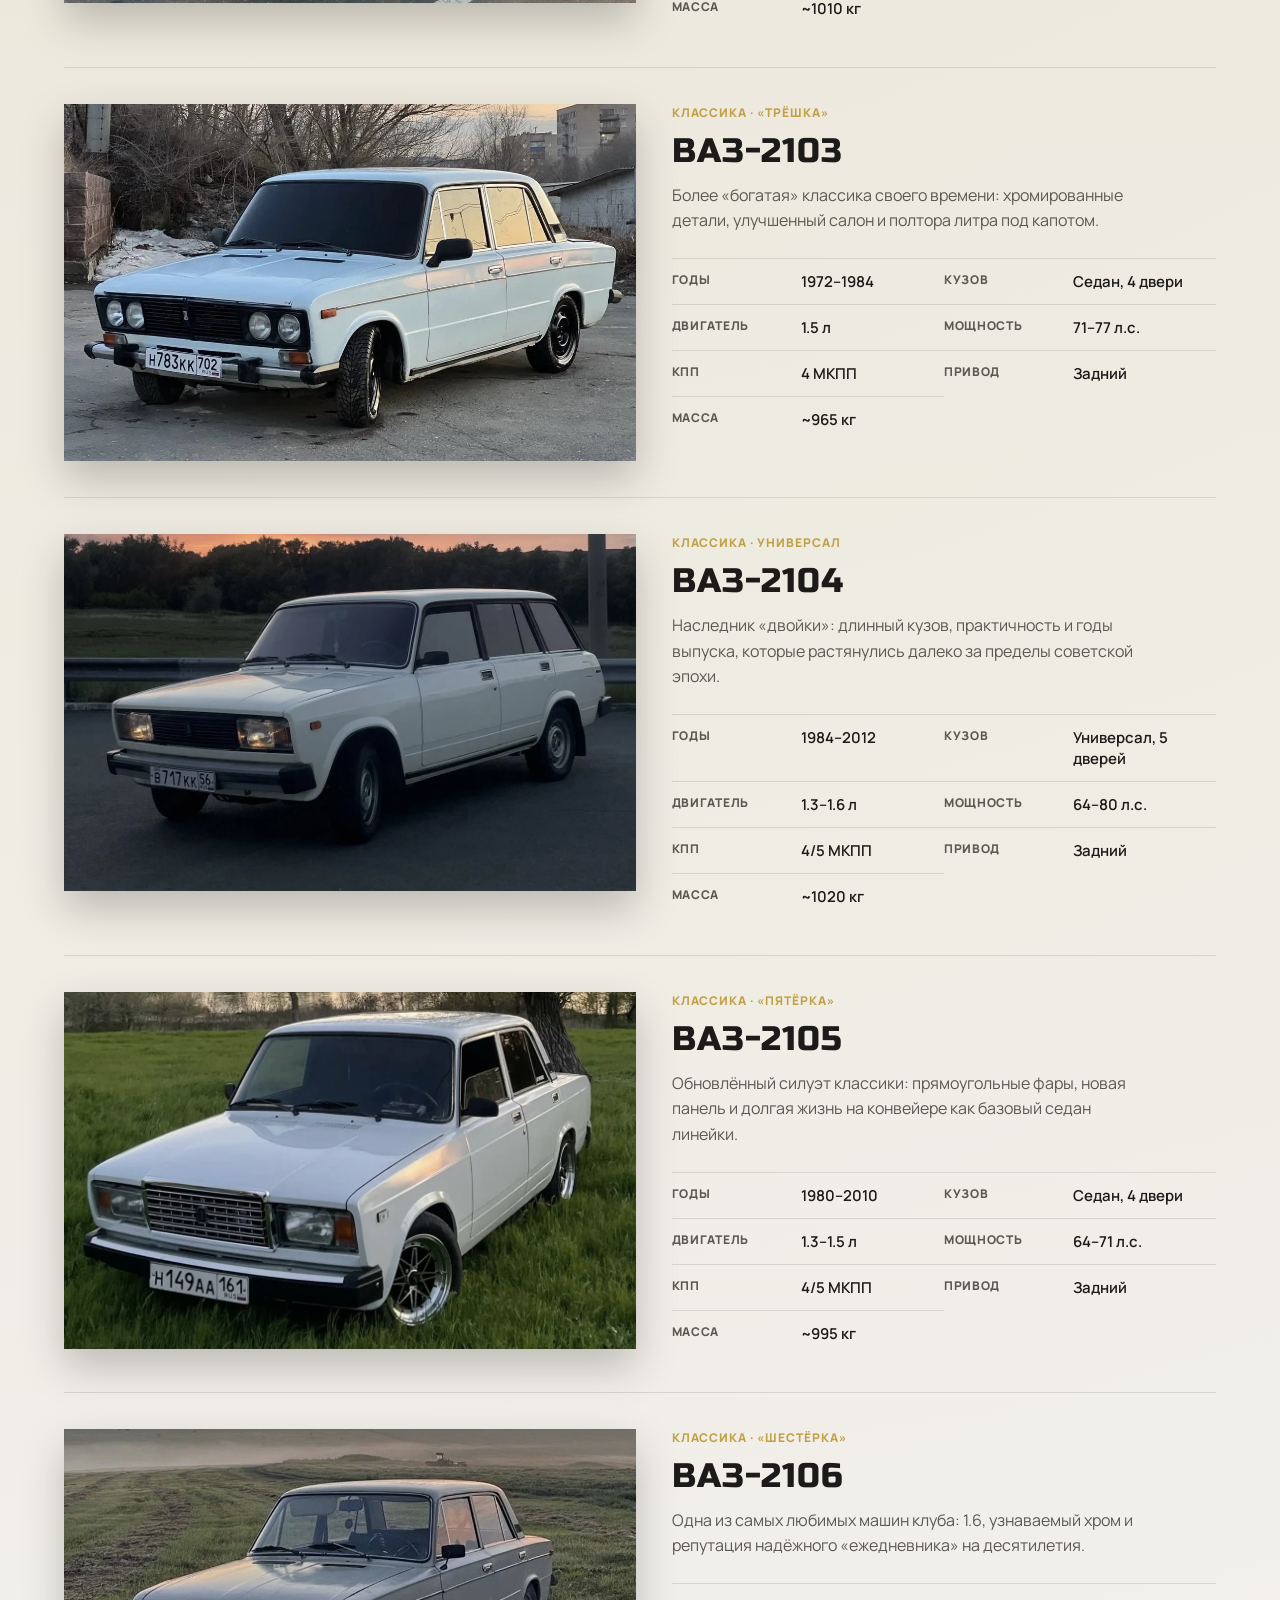
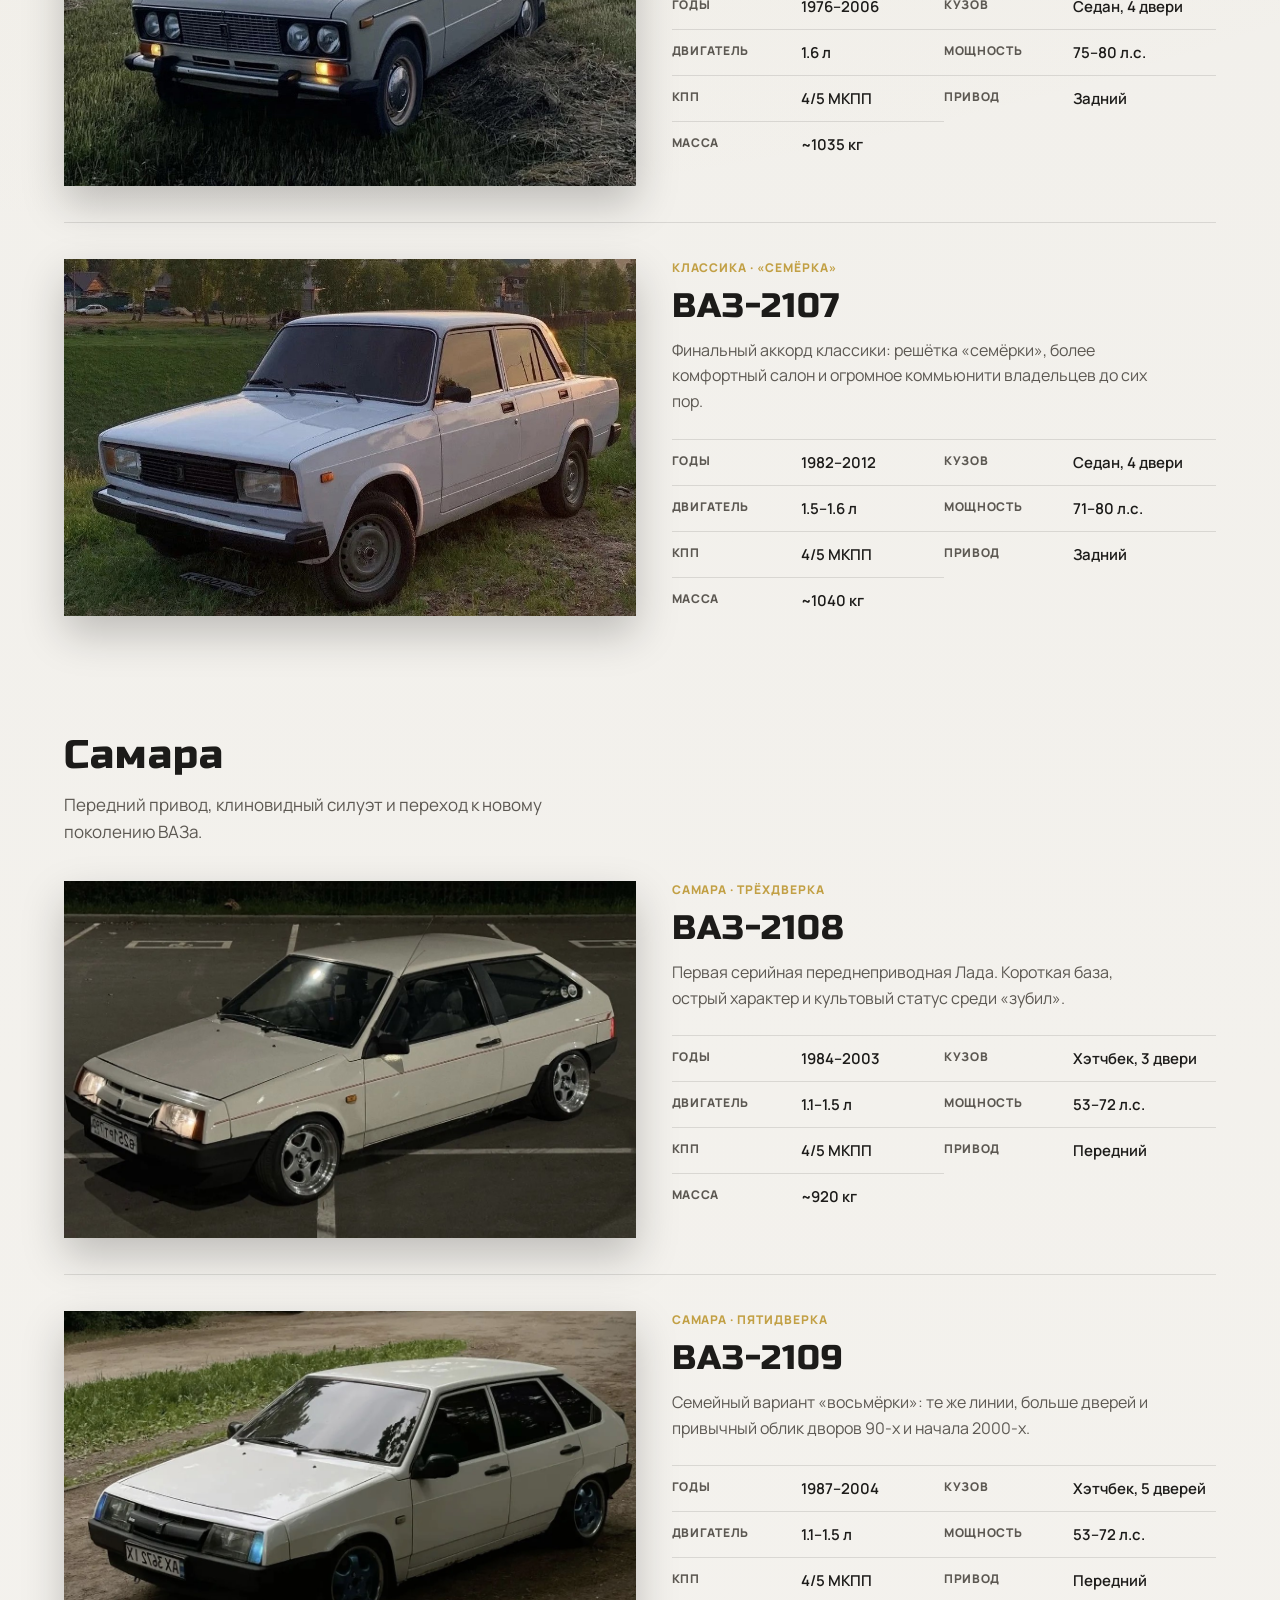
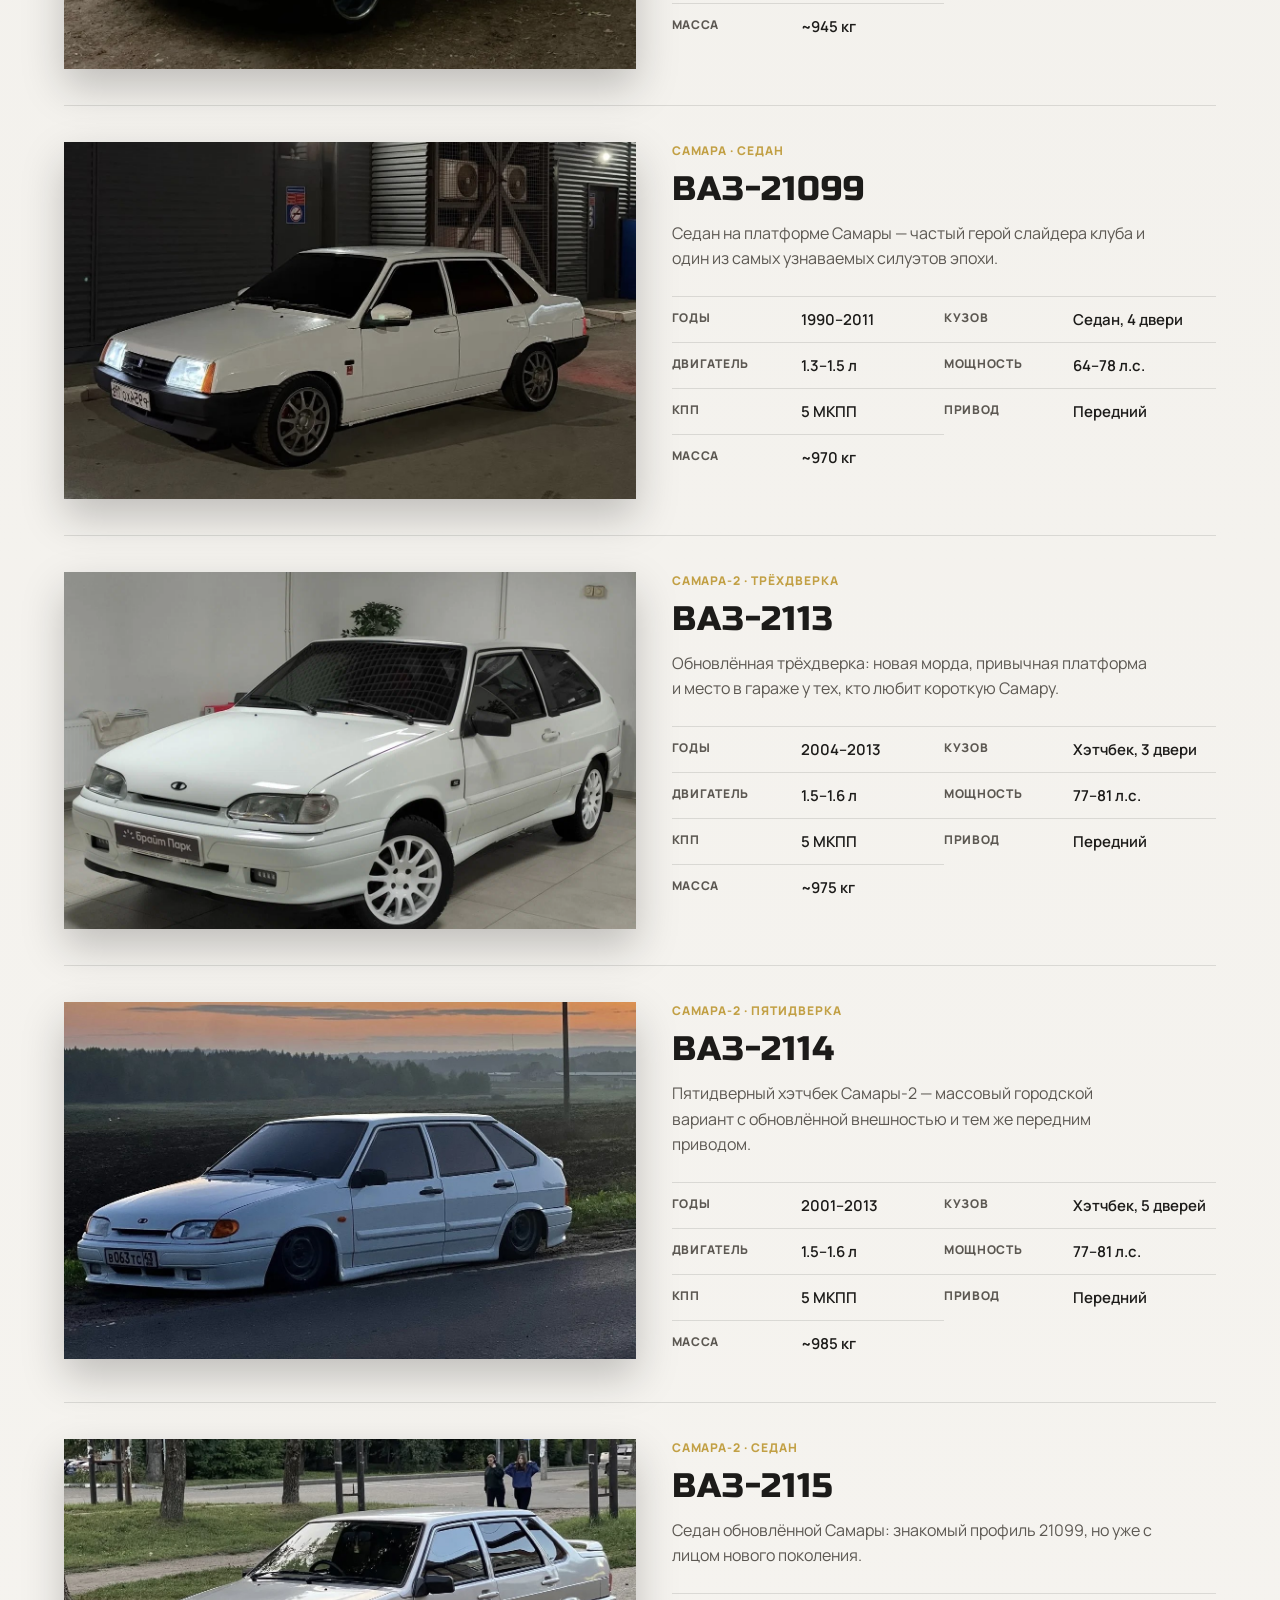
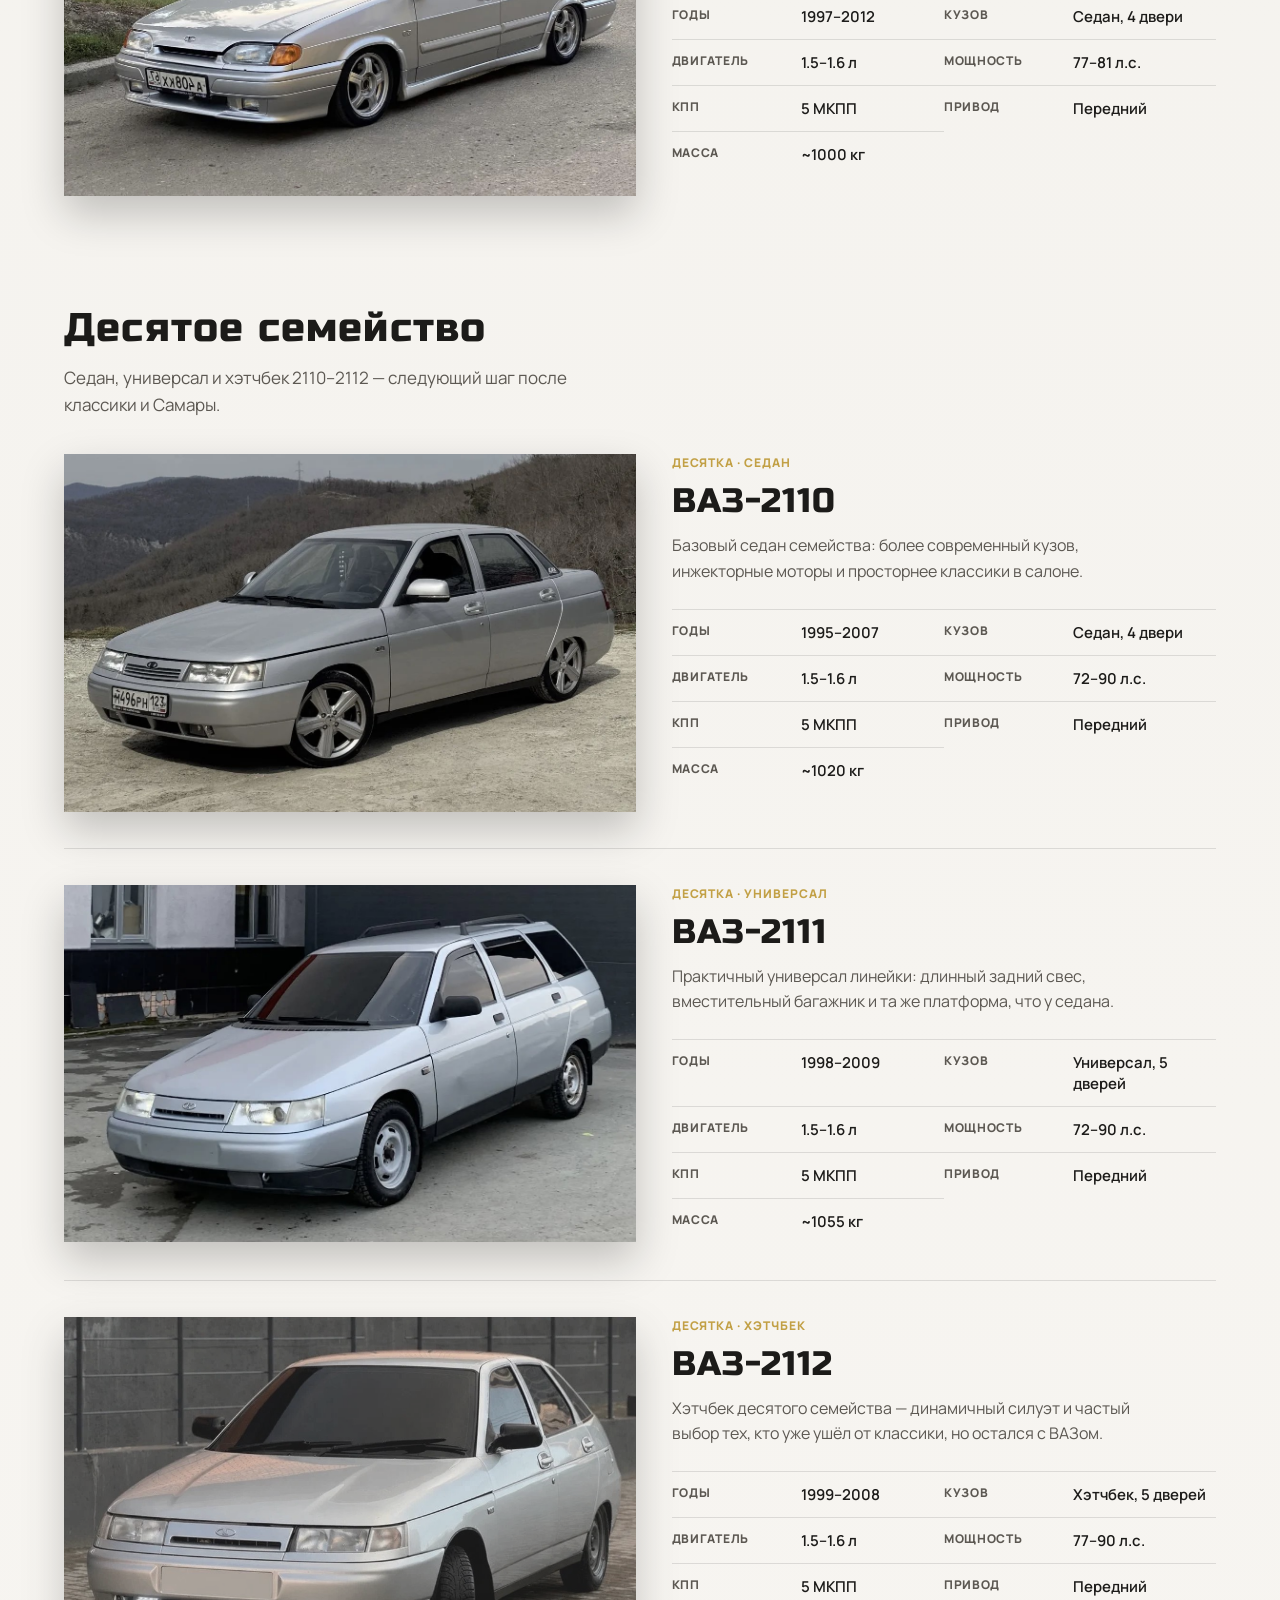
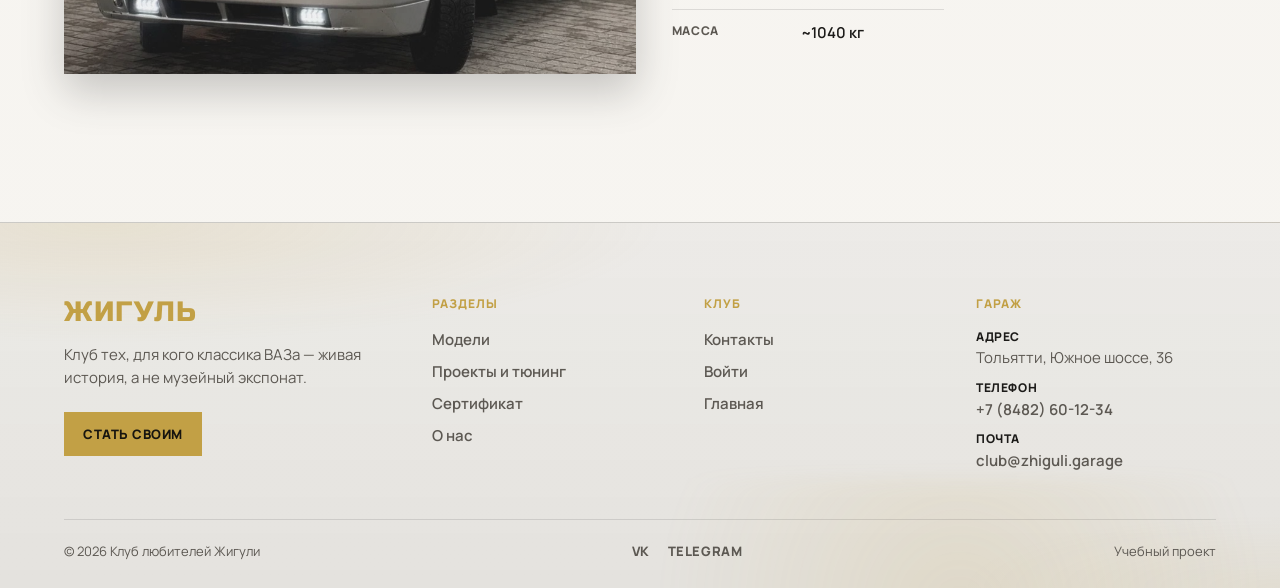
<file: html/models.html>
<!DOCTYPE html>
<html lang="ru">

<head>
    <meta charset="UTF-8">
    <meta name="viewport" content="width=device-width, initial-scale=1.0">
    <title>Модели и характеристики | Клуб любителей Жигули</title>
    <link rel="preconnect" href="https://fonts.googleapis.com">
    <link rel="preconnect" href="https://fonts.gstatic.com" crossorigin>
    <link href="https://fonts.googleapis.com/css2?family=Manrope:wght@400;500;700;800&family=Russo+One&display=swap"
        rel="stylesheet">
    <link rel="stylesheet" href="../css/style.css">
    <link rel="stylesheet" href="../css/pages.css">
</head>

<body>
    <header class="header">
        <div class="container header__inner">
            <nav class="header__nav" aria-label="Основная навигация">
                <a href="./models.html" class="header__link header__link--active">Модели и характеристики</a>
                <a href="./contacts.html" class="header__link">Контакты</a>
                <a href="./about.html" class="header__link">О нас</a>
                <a href="./main.html" class="header__logo">ЖИГУЛЬ</a>
                <a href="./certificate.html" class="header__link">Сертификат</a>
                <a href="./projects.html" class="header__link">Проекты и тюнинг</a>
                <a href="../backend/login.php" class="header__link" data-auth="profile"
                    data-auth-guest="../backend/login.php" data-auth-user="../backend/profile.php"
                    data-auth-guest-label="Войти" data-auth-user-label="Профиль">Войти</a>
            </nav>
            <button type="button" class="header__theme" id="themeBtn" aria-label="Сменить тему"></button>
        </div>
    </header>

    <main class="main">
        <section class="page">
            <div class="container">
                <p class="page__eyebrow">Каталог клуба</p>
                <h1 class="page__title">Модели и характеристики</h1>
                <p class="page__lead">
                    Классика, Самара и десятое семейство — заводские ориентиры,
                    по которым в клубе сравнивают машины, ищут запчасти и спорят у капота.
                </p>
            </div>
        </section>

        <section class="catalog-tools" aria-label="Поиск и фильтры моделей">
            <div class="container catalog-tools__inner">
                <label class="catalog-tools__search">
                    <span class="catalog-tools__label">Поиск</span>
                    <input class="catalog-tools__input" type="search" id="modelsSearch"
                        placeholder="2106, шестёрка, седан…" autocomplete="off">
                </label>
                <label class="catalog-tools__field">
                    <span class="catalog-tools__label">Кузов</span>
                    <select class="catalog-tools__select" id="modelsBody">
                        <option value="all">Все кузова</option>
                        <option value="седан">Седан</option>
                        <option value="универсал">Универсал</option>
                        <option value="хэтчбек">Хэтчбек</option>
                    </select>
                </label>
                <label class="catalog-tools__field">
                    <span class="catalog-tools__label">Годы</span>
                    <select class="catalog-tools__select" id="modelsEra">
                        <option value="all">Все годы</option>
                        <option value="70">1970-е</option>
                        <option value="80">1980-е</option>
                        <option value="90">1990-е</option>
                        <option value="00">2000-е+</option>
                    </select>
                </label>
            </div>
            <div class="container">
                <p class="catalog-tools__empty" id="modelsEmpty" hidden>
                    Ничего не нашлось — сбрось фильтр или измени запрос.
                </p>
            </div>
        </section>

        <section class="catalog-nav" aria-label="Семейства">
            <div class="container">
                <ul class="catalog-nav__list">
                    <li><a class="catalog-nav__link" href="#classic">Классика</a></li>
                    <li><a class="catalog-nav__link" href="#samara">Самара</a></li>
                    <li><a class="catalog-nav__link" href="#tenth">Десятое семейство</a></li>
                </ul>
            </div>
        </section>

        <section class="catalog-index" aria-label="Все модели">
            <div class="container">
                <ul class="catalog-index__list">
                    <li><a class="catalog-index__link" href="#vaz-2101">2101</a></li>
                    <li><a class="catalog-index__link" href="#vaz-2102">2102</a></li>
                    <li><a class="catalog-index__link" href="#vaz-2103">2103</a></li>
                    <li><a class="catalog-index__link" href="#vaz-2104">2104</a></li>
                    <li><a class="catalog-index__link" href="#vaz-2105">2105</a></li>
                    <li><a class="catalog-index__link" href="#vaz-2106">2106</a></li>
                    <li><a class="catalog-index__link" href="#vaz-2107">2107</a></li>
                    <li><a class="catalog-index__link" href="#vaz-2108">2108</a></li>
                    <li><a class="catalog-index__link" href="#vaz-2109">2109</a></li>
                    <li><a class="catalog-index__link" href="#vaz-21099">21099</a></li>
                    <li><a class="catalog-index__link" href="#vaz-2113">2113</a></li>
                    <li><a class="catalog-index__link" href="#vaz-2114">2114</a></li>
                    <li><a class="catalog-index__link" href="#vaz-2115">2115</a></li>
                    <li><a class="catalog-index__link" href="#vaz-2110">2110</a></li>
                    <li><a class="catalog-index__link" href="#vaz-2111">2111</a></li>
                    <li><a class="catalog-index__link" href="#vaz-2112">2112</a></li>
                </ul>
            </div>
        </section>

        <section class="catalog-family" id="classic">
            <div class="container">
                <h2 class="catalog-family__title">Классика</h2>
                <p class="catalog-family__lead">Заднеприводная линия 2101–2107 — основа любого разговора в клубе.</p>

                <article class="spec" id="vaz-2101">
                    <div class="spec__media">
                        <img class="spec__image" src="../assets/2101cat.jpg" alt="ВАЗ-2101">
                    </div>
                    <div class="spec__content">
                        <p class="spec__tag">Классика · «копейка»</p>
                        <h3 class="spec__name">ВАЗ-2101</h3>
                        <p class="spec__text">
                            Первая массовая «Жигули». Простая, ремонтопригодная и до сих пор
                            узнаваемая с первого взгляда на улице.
                        </p>
                        <dl class="spec__grid">
                            <div class="spec__row"><dt>Годы</dt><dd>1970–1988</dd></div>
                            <div class="spec__row"><dt>Кузов</dt><dd>Седан, 4 двери</dd></div>
                            <div class="spec__row"><dt>Двигатель</dt><dd>1.2 л</dd></div>
                            <div class="spec__row"><dt>Мощность</dt><dd>64 л.с.</dd></div>
                            <div class="spec__row"><dt>КПП</dt><dd>4 МКПП</dd></div>
                            <div class="spec__row"><dt>Привод</dt><dd>Задний</dd></div>
                            <div class="spec__row"><dt>Масса</dt><dd>~955 кг</dd></div>
                        </dl>
                    </div>
                </article>

                <article class="spec" id="vaz-2102">
                    <div class="spec__media">
                        <img class="spec__image" src="../assets/ваз2102белая.jpg" alt="ВАЗ-2102">
                    </div>
                    <div class="spec__content">
                        <p class="spec__tag">Классика · универсал</p>
                        <h3 class="spec__name">ВАЗ-2102</h3>
                        <p class="spec__text">
                            Рабочая лошадка классики: багажник на всю семью, ту же механику
                            и характер «копейки», только с полезным объёмом сзади.
                        </p>
                        <dl class="spec__grid">
                            <div class="spec__row"><dt>Годы</dt><dd>1971–1985</dd></div>
                            <div class="spec__row"><dt>Кузов</dt><dd>Универсал, 5 дверей</dd></div>
                            <div class="spec__row"><dt>Двигатель</dt><dd>1.2–1.3 л</dd></div>
                            <div class="spec__row"><dt>Мощность</dt><dd>64–69 л.с.</dd></div>
                            <div class="spec__row"><dt>КПП</dt><dd>4 МКПП</dd></div>
                            <div class="spec__row"><dt>Привод</dt><dd>Задний</dd></div>
                            <div class="spec__row"><dt>Масса</dt><dd>~1010 кг</dd></div>
                        </dl>
                    </div>
                </article>

                <article class="spec" id="vaz-2103">
                    <div class="spec__media">
                        <img class="spec__image" src="../assets/2103cat.jpg" alt="ВАЗ-2103">
                    </div>
                    <div class="spec__content">
                        <p class="spec__tag">Классика · «трёшка»</p>
                        <h3 class="spec__name">ВАЗ-2103</h3>
                        <p class="spec__text">
                            Более «богатая» классика своего времени: хромированные детали,
                            улучшенный салон и полтора литра под капотом.
                        </p>
                        <dl class="spec__grid">
                            <div class="spec__row"><dt>Годы</dt><dd>1972–1984</dd></div>
                            <div class="spec__row"><dt>Кузов</dt><dd>Седан, 4 двери</dd></div>
                            <div class="spec__row"><dt>Двигатель</dt><dd>1.5 л</dd></div>
                            <div class="spec__row"><dt>Мощность</dt><dd>71–77 л.с.</dd></div>
                            <div class="spec__row"><dt>КПП</dt><dd>4 МКПП</dd></div>
                            <div class="spec__row"><dt>Привод</dt><dd>Задний</dd></div>
                            <div class="spec__row"><dt>Масса</dt><dd>~965 кг</dd></div>
                        </dl>
                    </div>
                </article>

                <article class="spec" id="vaz-2104">
                    <div class="spec__media">
                        <img class="spec__image" src="../assets/2104cat.jpg" alt="ВАЗ-2104">
                    </div>
                    <div class="spec__content">
                        <p class="spec__tag">Классика · универсал</p>
                        <h3 class="spec__name">ВАЗ-2104</h3>
                        <p class="spec__text">
                            Наследник «двойки»: длинный кузов, практичность и годы выпуска,
                            которые растянулись далеко за пределы советской эпохи.
                        </p>
                        <dl class="spec__grid">
                            <div class="spec__row"><dt>Годы</dt><dd>1984–2012</dd></div>
                            <div class="spec__row"><dt>Кузов</dt><dd>Универсал, 5 дверей</dd></div>
                            <div class="spec__row"><dt>Двигатель</dt><dd>1.3–1.6 л</dd></div>
                            <div class="spec__row"><dt>Мощность</dt><dd>64–80 л.с.</dd></div>
                            <div class="spec__row"><dt>КПП</dt><dd>4/5 МКПП</dd></div>
                            <div class="spec__row"><dt>Привод</dt><dd>Задний</dd></div>
                            <div class="spec__row"><dt>Масса</dt><dd>~1020 кг</dd></div>
                        </dl>
                    </div>
                </article>

                <article class="spec" id="vaz-2105">
                    <div class="spec__media">
                        <img class="spec__image" src="../assets/2107cat.jpg" alt="ВАЗ-2105">
                    </div>
                    <div class="spec__content">
                        <p class="spec__tag">Классика · «пятёрка»</p>
                        <h3 class="spec__name">ВАЗ-2105</h3>
                        <p class="spec__text">
                            Обновлённый силуэт классики: прямоугольные фары, новая панель
                            и долгая жизнь на конвейере как базовый седан линейки.
                        </p>
                        <dl class="spec__grid">
                            <div class="spec__row"><dt>Годы</dt><dd>1980–2010</dd></div>
                            <div class="spec__row"><dt>Кузов</dt><dd>Седан, 4 двери</dd></div>
                            <div class="spec__row"><dt>Двигатель</dt><dd>1.3–1.5 л</dd></div>
                            <div class="spec__row"><dt>Мощность</dt><dd>64–71 л.с.</dd></div>
                            <div class="spec__row"><dt>КПП</dt><dd>4/5 МКПП</dd></div>
                            <div class="spec__row"><dt>Привод</dt><dd>Задний</dd></div>
                            <div class="spec__row"><dt>Масса</dt><dd>~995 кг</dd></div>
                        </dl>
                    </div>
                </article>

                <article class="spec" id="vaz-2106">
                    <div class="spec__media">
                        <img class="spec__image" src="../assets/2106белая.jpg" alt="ВАЗ-2106">
                    </div>
                    <div class="spec__content">
                        <p class="spec__tag">Классика · «шестёрка»</p>
                        <h3 class="spec__name">ВАЗ-2106</h3>
                        <p class="spec__text">
                            Одна из самых любимых машин клуба: 1.6, узнаваемый хром
                            и репутация надёжного «ежедневника» на десятилетия.
                        </p>
                        <dl class="spec__grid">
                            <div class="spec__row"><dt>Годы</dt><dd>1976–2006</dd></div>
                            <div class="spec__row"><dt>Кузов</dt><dd>Седан, 4 двери</dd></div>
                            <div class="spec__row"><dt>Двигатель</dt><dd>1.6 л</dd></div>
                            <div class="spec__row"><dt>Мощность</dt><dd>75–80 л.с.</dd></div>
                            <div class="spec__row"><dt>КПП</dt><dd>4/5 МКПП</dd></div>
                            <div class="spec__row"><dt>Привод</dt><dd>Задний</dd></div>
                            <div class="spec__row"><dt>Масса</dt><dd>~1035 кг</dd></div>
                        </dl>
                    </div>
                </article>

                <article class="spec" id="vaz-2107">
                    <div class="spec__media">
                        <img class="spec__image" src="../assets/2107белая.jpg" alt="ВАЗ-2107">
                    </div>
                    <div class="spec__content">
                        <p class="spec__tag">Классика · «семёрка»</p>
                        <h3 class="spec__name">ВАЗ-2107</h3>
                        <p class="spec__text">
                            Финальный аккорд классики: решётка «семёрки», более комфортный
                            салон и огромное коммьюнити владельцев до сих пор.
                        </p>
                        <dl class="spec__grid">
                            <div class="spec__row"><dt>Годы</dt><dd>1982–2012</dd></div>
                            <div class="spec__row"><dt>Кузов</dt><dd>Седан, 4 двери</dd></div>
                            <div class="spec__row"><dt>Двигатель</dt><dd>1.5–1.6 л</dd></div>
                            <div class="spec__row"><dt>Мощность</dt><dd>71–80 л.с.</dd></div>
                            <div class="spec__row"><dt>КПП</dt><dd>4/5 МКПП</dd></div>
                            <div class="spec__row"><dt>Привод</dt><dd>Задний</dd></div>
                            <div class="spec__row"><dt>Масса</dt><dd>~1040 кг</dd></div>
                        </dl>
                    </div>
                </article>
            </div>
        </section>

        <section class="catalog-family" id="samara">
            <div class="container">
                <h2 class="catalog-family__title">Самара</h2>
                <p class="catalog-family__lead">Передний привод, клиновидный силуэт и переход к новому поколению ВАЗа.</p>

                <article class="spec" id="vaz-2108">
                    <div class="spec__media">
                        <img class="spec__image" src="../assets/2108cat.jpg" alt="ВАЗ-2108">
                    </div>
                    <div class="spec__content">
                        <p class="spec__tag">Самара · трёхдверка</p>
                        <h3 class="spec__name">ВАЗ-2108</h3>
                        <p class="spec__text">
                            Первая серийная переднеприводная Лада. Короткая база, острый
                            характер и культовый статус среди «зубил».
                        </p>
                        <dl class="spec__grid">
                            <div class="spec__row"><dt>Годы</dt><dd>1984–2003</dd></div>
                            <div class="spec__row"><dt>Кузов</dt><dd>Хэтчбек, 3 двери</dd></div>
                            <div class="spec__row"><dt>Двигатель</dt><dd>1.1–1.5 л</dd></div>
                            <div class="spec__row"><dt>Мощность</dt><dd>53–72 л.с.</dd></div>
                            <div class="spec__row"><dt>КПП</dt><dd>4/5 МКПП</dd></div>
                            <div class="spec__row"><dt>Привод</dt><dd>Передний</dd></div>
                            <div class="spec__row"><dt>Масса</dt><dd>~920 кг</dd></div>
                        </dl>
                    </div>
                </article>

                <article class="spec" id="vaz-2109">
                    <div class="spec__media">
                        <img class="spec__image" src="../assets/2109cat.jpg" alt="ВАЗ-2109">
                    </div>
                    <div class="spec__content">
                        <p class="spec__tag">Самара · пятидверка</p>
                        <h3 class="spec__name">ВАЗ-2109</h3>
                        <p class="spec__text">
                            Семейный вариант «восьмёрки»: те же линии, больше дверей
                            и привычный облик дворов 90-х и начала 2000-х.
                        </p>
                        <dl class="spec__grid">
                            <div class="spec__row"><dt>Годы</dt><dd>1987–2004</dd></div>
                            <div class="spec__row"><dt>Кузов</dt><dd>Хэтчбек, 5 дверей</dd></div>
                            <div class="spec__row"><dt>Двигатель</dt><dd>1.1–1.5 л</dd></div>
                            <div class="spec__row"><dt>Мощность</dt><dd>53–72 л.с.</dd></div>
                            <div class="spec__row"><dt>КПП</dt><dd>4/5 МКПП</dd></div>
                            <div class="spec__row"><dt>Привод</dt><dd>Передний</dd></div>
                            <div class="spec__row"><dt>Масса</dt><dd>~945 кг</dd></div>
                        </dl>
                    </div>
                </article>

                <article class="spec" id="vaz-21099">
                    <div class="spec__media">
                        <img class="spec__image" src="../assets/2199белая.jpg" alt="ВАЗ-21099">
                    </div>
                    <div class="spec__content">
                        <p class="spec__tag">Самара · седан</p>
                        <h3 class="spec__name">ВАЗ-21099</h3>
                        <p class="spec__text">
                            Седан на платформе Самары — частый герой слайдера клуба
                            и один из самых узнаваемых силуэтов эпохи.
                        </p>
                        <dl class="spec__grid">
                            <div class="spec__row"><dt>Годы</dt><dd>1990–2011</dd></div>
                            <div class="spec__row"><dt>Кузов</dt><dd>Седан, 4 двери</dd></div>
                            <div class="spec__row"><dt>Двигатель</dt><dd>1.3–1.5 л</dd></div>
                            <div class="spec__row"><dt>Мощность</dt><dd>64–78 л.с.</dd></div>
                            <div class="spec__row"><dt>КПП</dt><dd>5 МКПП</dd></div>
                            <div class="spec__row"><dt>Привод</dt><dd>Передний</dd></div>
                            <div class="spec__row"><dt>Масса</dt><dd>~970 кг</dd></div>
                        </dl>
                    </div>
                </article>

                <article class="spec" id="vaz-2113">
                    <div class="spec__media">
                        <img class="spec__image" src="../assets/2113.webp" alt="ВАЗ-2113">
                    </div>
                    <div class="spec__content">
                        <p class="spec__tag">Самара-2 · трёхдверка</p>
                        <h3 class="spec__name">ВАЗ-2113</h3>
                        <p class="spec__text">
                            Обновлённая трёхдверка: новая морда, привычная платформа
                            и место в гараже у тех, кто любит короткую Самару.
                        </p>
                        <dl class="spec__grid">
                            <div class="spec__row"><dt>Годы</dt><dd>2004–2013</dd></div>
                            <div class="spec__row"><dt>Кузов</dt><dd>Хэтчбек, 3 двери</dd></div>
                            <div class="spec__row"><dt>Двигатель</dt><dd>1.5–1.6 л</dd></div>
                            <div class="spec__row"><dt>Мощность</dt><dd>77–81 л.с.</dd></div>
                            <div class="spec__row"><dt>КПП</dt><dd>5 МКПП</dd></div>
                            <div class="spec__row"><dt>Привод</dt><dd>Передний</dd></div>
                            <div class="spec__row"><dt>Масса</dt><dd>~975 кг</dd></div>
                        </dl>
                    </div>
                </article>

                <article class="spec" id="vaz-2114">
                    <div class="spec__media">
                        <img class="spec__image" src="../assets/2114cat.jpg" alt="ВАЗ-2114">
                    </div>
                    <div class="spec__content">
                        <p class="spec__tag">Самара-2 · пятидверка</p>
                        <h3 class="spec__name">ВАЗ-2114</h3>
                        <p class="spec__text">
                            Пятидверный хэтчбек Самары-2 — массовый городской вариант
                            с обновлённой внешностью и тем же передним приводом.
                        </p>
                        <dl class="spec__grid">
                            <div class="spec__row"><dt>Годы</dt><dd>2001–2013</dd></div>
                            <div class="spec__row"><dt>Кузов</dt><dd>Хэтчбек, 5 дверей</dd></div>
                            <div class="spec__row"><dt>Двигатель</dt><dd>1.5–1.6 л</dd></div>
                            <div class="spec__row"><dt>Мощность</dt><dd>77–81 л.с.</dd></div>
                            <div class="spec__row"><dt>КПП</dt><dd>5 МКПП</dd></div>
                            <div class="spec__row"><dt>Привод</dt><dd>Передний</dd></div>
                            <div class="spec__row"><dt>Масса</dt><dd>~985 кг</dd></div>
                        </dl>
                    </div>
                </article>

                <article class="spec" id="vaz-2115">
                    <div class="spec__media">
                        <img class="spec__image" src="../assets/2115cat.jpg" alt="ВАЗ-2115">
                    </div>
                    <div class="spec__content">
                        <p class="spec__tag">Самара-2 · седан</p>
                        <h3 class="spec__name">ВАЗ-2115</h3>
                        <p class="spec__text">
                            Седан обновлённой Самары: знакомый профиль 21099,
                            но уже с лицом нового поколения.
                        </p>
                        <dl class="spec__grid">
                            <div class="spec__row"><dt>Годы</dt><dd>1997–2012</dd></div>
                            <div class="spec__row"><dt>Кузов</dt><dd>Седан, 4 двери</dd></div>
                            <div class="spec__row"><dt>Двигатель</dt><dd>1.5–1.6 л</dd></div>
                            <div class="spec__row"><dt>Мощность</dt><dd>77–81 л.с.</dd></div>
                            <div class="spec__row"><dt>КПП</dt><dd>5 МКПП</dd></div>
                            <div class="spec__row"><dt>Привод</dt><dd>Передний</dd></div>
                            <div class="spec__row"><dt>Масса</dt><dd>~1000 кг</dd></div>
                        </dl>
                    </div>
                </article>
            </div>
        </section>

        <section class="catalog-family" id="tenth">
            <div class="container">
                <h2 class="catalog-family__title">Десятое семейство</h2>
                <p class="catalog-family__lead">Седан, универсал и хэтчбек 2110–2112 — следующий шаг после классики и Самары.</p>

                <article class="spec" id="vaz-2110">
                    <div class="spec__media">
                        <img class="spec__image" src="../assets/2110cat.jpg" alt="ВАЗ-2110">
                    </div>
                    <div class="spec__content">
                        <p class="spec__tag">Десятка · седан</p>
                        <h3 class="spec__name">ВАЗ-2110</h3>
                        <p class="spec__text">
                            Базовый седан семейства: более современный кузов,
                            инжекторные моторы и просторнее классики в салоне.
                        </p>
                        <dl class="spec__grid">
                            <div class="spec__row"><dt>Годы</dt><dd>1995–2007</dd></div>
                            <div class="spec__row"><dt>Кузов</dt><dd>Седан, 4 двери</dd></div>
                            <div class="spec__row"><dt>Двигатель</dt><dd>1.5–1.6 л</dd></div>
                            <div class="spec__row"><dt>Мощность</dt><dd>72–90 л.с.</dd></div>
                            <div class="spec__row"><dt>КПП</dt><dd>5 МКПП</dd></div>
                            <div class="spec__row"><dt>Привод</dt><dd>Передний</dd></div>
                            <div class="spec__row"><dt>Масса</dt><dd>~1020 кг</dd></div>
                        </dl>
                    </div>
                </article>

                <article class="spec" id="vaz-2111">
                    <div class="spec__media">
                        <img class="spec__image" src="../assets/2111cat.jpg" alt="ВАЗ-2111">
                    </div>
                    <div class="spec__content">
                        <p class="spec__tag">Десятка · универсал</p>
                        <h3 class="spec__name">ВАЗ-2111</h3>
                        <p class="spec__text">
                            Практичный универсал линейки: длинный задний свес,
                            вместительный багажник и та же платформа, что у седана.
                        </p>
                        <dl class="spec__grid">
                            <div class="spec__row"><dt>Годы</dt><dd>1998–2009</dd></div>
                            <div class="spec__row"><dt>Кузов</dt><dd>Универсал, 5 дверей</dd></div>
                            <div class="spec__row"><dt>Двигатель</dt><dd>1.5–1.6 л</dd></div>
                            <div class="spec__row"><dt>Мощность</dt><dd>72–90 л.с.</dd></div>
                            <div class="spec__row"><dt>КПП</dt><dd>5 МКПП</dd></div>
                            <div class="spec__row"><dt>Привод</dt><dd>Передний</dd></div>
                            <div class="spec__row"><dt>Масса</dt><dd>~1055 кг</dd></div>
                        </dl>
                    </div>
                </article>

                <article class="spec" id="vaz-2112">
                    <div class="spec__media">
                        <img class="spec__image" src="../assets/2112белая.jpg" alt="ВАЗ-2112">
                    </div>
                    <div class="spec__content">
                        <p class="spec__tag">Десятка · хэтчбек</p>
                        <h3 class="spec__name">ВАЗ-2112</h3>
                        <p class="spec__text">
                            Хэтчбек десятого семейства — динамичный силуэт и частый
                            выбор тех, кто уже ушёл от классики, но остался с ВАЗом.
                        </p>
                        <dl class="spec__grid">
                            <div class="spec__row"><dt>Годы</dt><dd>1999–2008</dd></div>
                            <div class="spec__row"><dt>Кузов</dt><dd>Хэтчбек, 5 дверей</dd></div>
                            <div class="spec__row"><dt>Двигатель</dt><dd>1.5–1.6 л</dd></div>
                            <div class="spec__row"><dt>Мощность</dt><dd>77–90 л.с.</dd></div>
                            <div class="spec__row"><dt>КПП</dt><dd>5 МКПП</dd></div>
                            <div class="spec__row"><dt>Привод</dt><dd>Передний</dd></div>
                            <div class="spec__row"><dt>Масса</dt><dd>~1040 кг</dd></div>
                        </dl>
                    </div>
                </article>
            </div>
        </section>
    </main>

    <footer class="footer">
        <div class="container">
            <div class="footer__grid">
                <div class="footer__col footer__col--brand">
                    <a href="./main.html" class="footer__brand">ЖИГУЛЬ</a>
                    <p class="footer__tagline">
                        Клуб тех, для кого классика ВАЗа — живая история,
                        а не музейный экспонат.
                    </p>
                    <a href="../backend/register.php" class="footer__cta" data-auth="join" data-auth-guest="../backend/register.php" data-auth-user="../backend/profile.php" data-auth-guest-label="Стать своим" data-auth-user-label="Открыть профиль">Стать своим</a>
                </div>

                <div class="footer__col">
                    <p class="footer__col-title">Разделы</p>
                    <ul class="footer__list">
                        <li><a href="./models.html">Модели</a></li>
                        <li><a href="./projects.html">Проекты и тюнинг</a></li>
                        <li><a href="./certificate.html">Сертификат</a></li>
                        <li><a href="./about.html">О нас</a></li>
                    </ul>
                </div>

                <div class="footer__col">
                    <p class="footer__col-title">Клуб</p>
                    <ul class="footer__list">
                        <li><a href="./contacts.html">Контакты</a></li>
                        <li><a href="../backend/login.php" data-auth="profile" data-auth-guest="../backend/login.php" data-auth-user="../backend/profile.php" data-auth-guest-label="Войти" data-auth-user-label="Профиль">Войти</a></li>
                        <li><a href="./main.html">Главная</a></li>
                    </ul>
                </div>

                <div class="footer__col">
                    <p class="footer__col-title">Гараж</p>
                    <ul class="footer__list">
                        <li>
                            <strong>Адрес</strong>
                            <span>Тольятти, Южное шоссе, 36</span>
                        </li>
                        <li>
                            <strong>Телефон</strong>
                            <a href="tel:+78482601234">+7 (8482) 60-12-34</a>
                        </li>
                        <li>
                            <strong>Почта</strong>
                            <a href="mailto:club@zhiguli.garage">club@zhiguli.garage</a>
                        </li>
                    </ul>
                </div>
            </div>

            <div class="footer__bottom">
                <span class="footer__copy">© 2026 Клуб любителей Жигули</span>
                <div class="footer__social">
                    <a href="https://vk.com/zhiguli_club" target="_blank" rel="noopener noreferrer">VK</a>
                    <a href="https://t.me/zhiguli_garage" target="_blank" rel="noopener noreferrer">Telegram</a>
                </div>
                <span class="footer__note">Учебный проект</span>
            </div>
        </div>
        <div class="footer__glow" aria-hidden="true"></div>
    </footer>

    <button type="button" class="to-top" id="toTop" aria-label="Наверх" hidden>
        <svg class="to-top__icon" viewBox="0 0 24 24" aria-hidden="true" focusable="false">
            <path d="M12 5l7 7h-4v7h-6v-7H5l7-7z" />
        </svg>
    </button>

    <script src="../js/theme.js"></script>
    <script src="../js/auth-nav.js"></script>
    <script src="../js/to-top.js"></script>
    <script src="../js/models.js"></script>
</body>

</html>
</file>
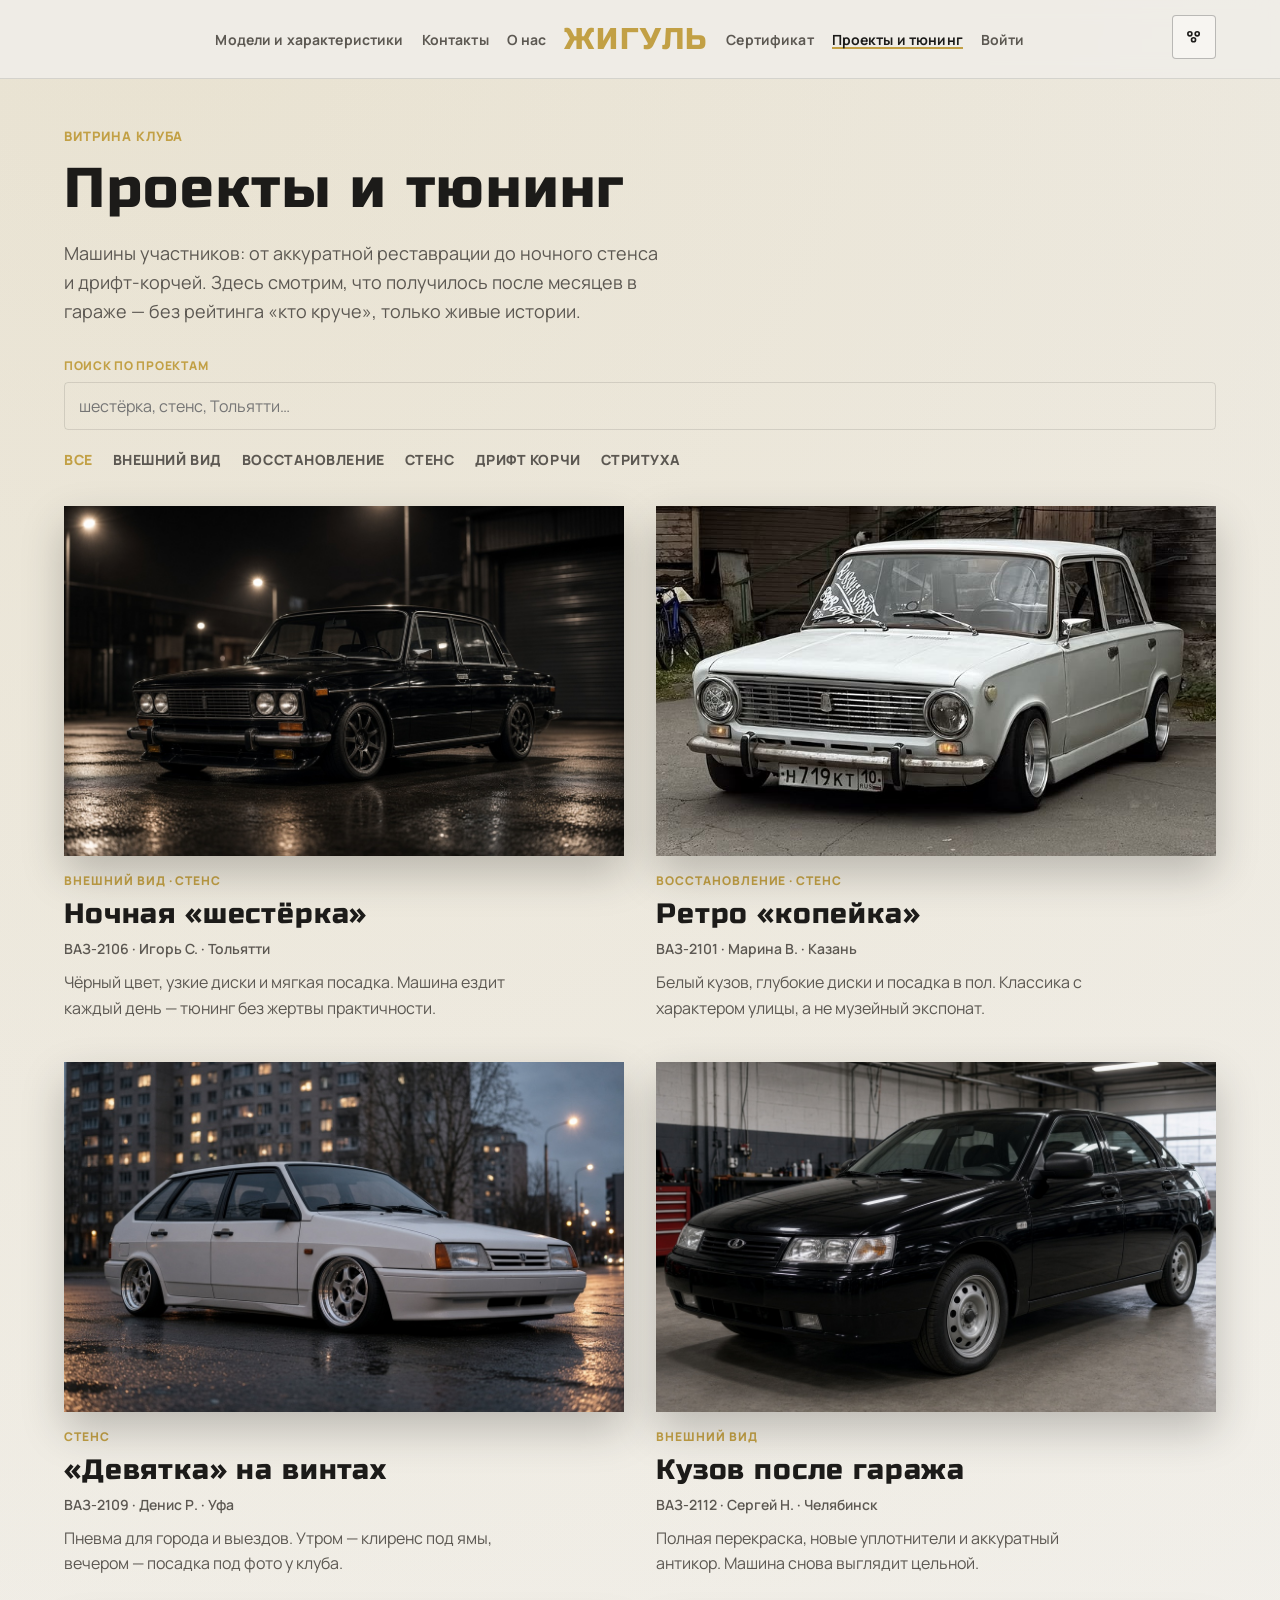
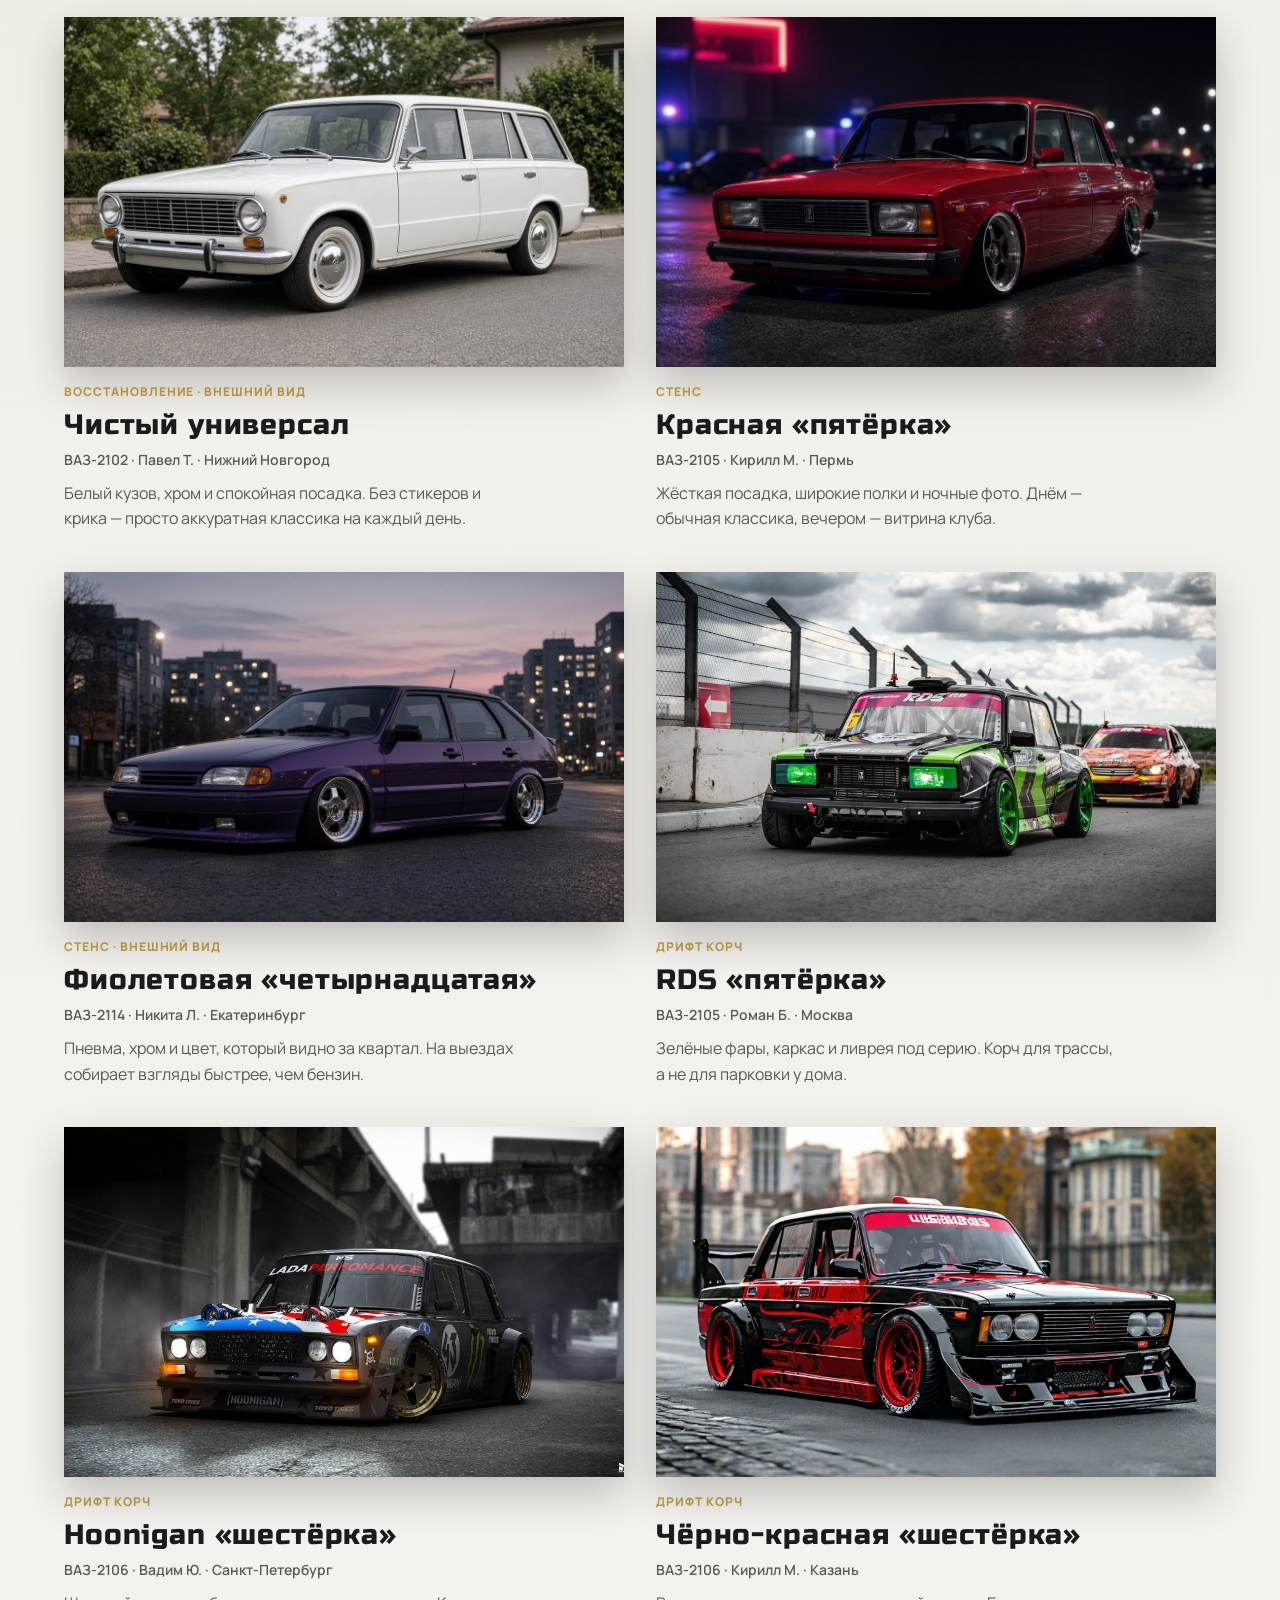
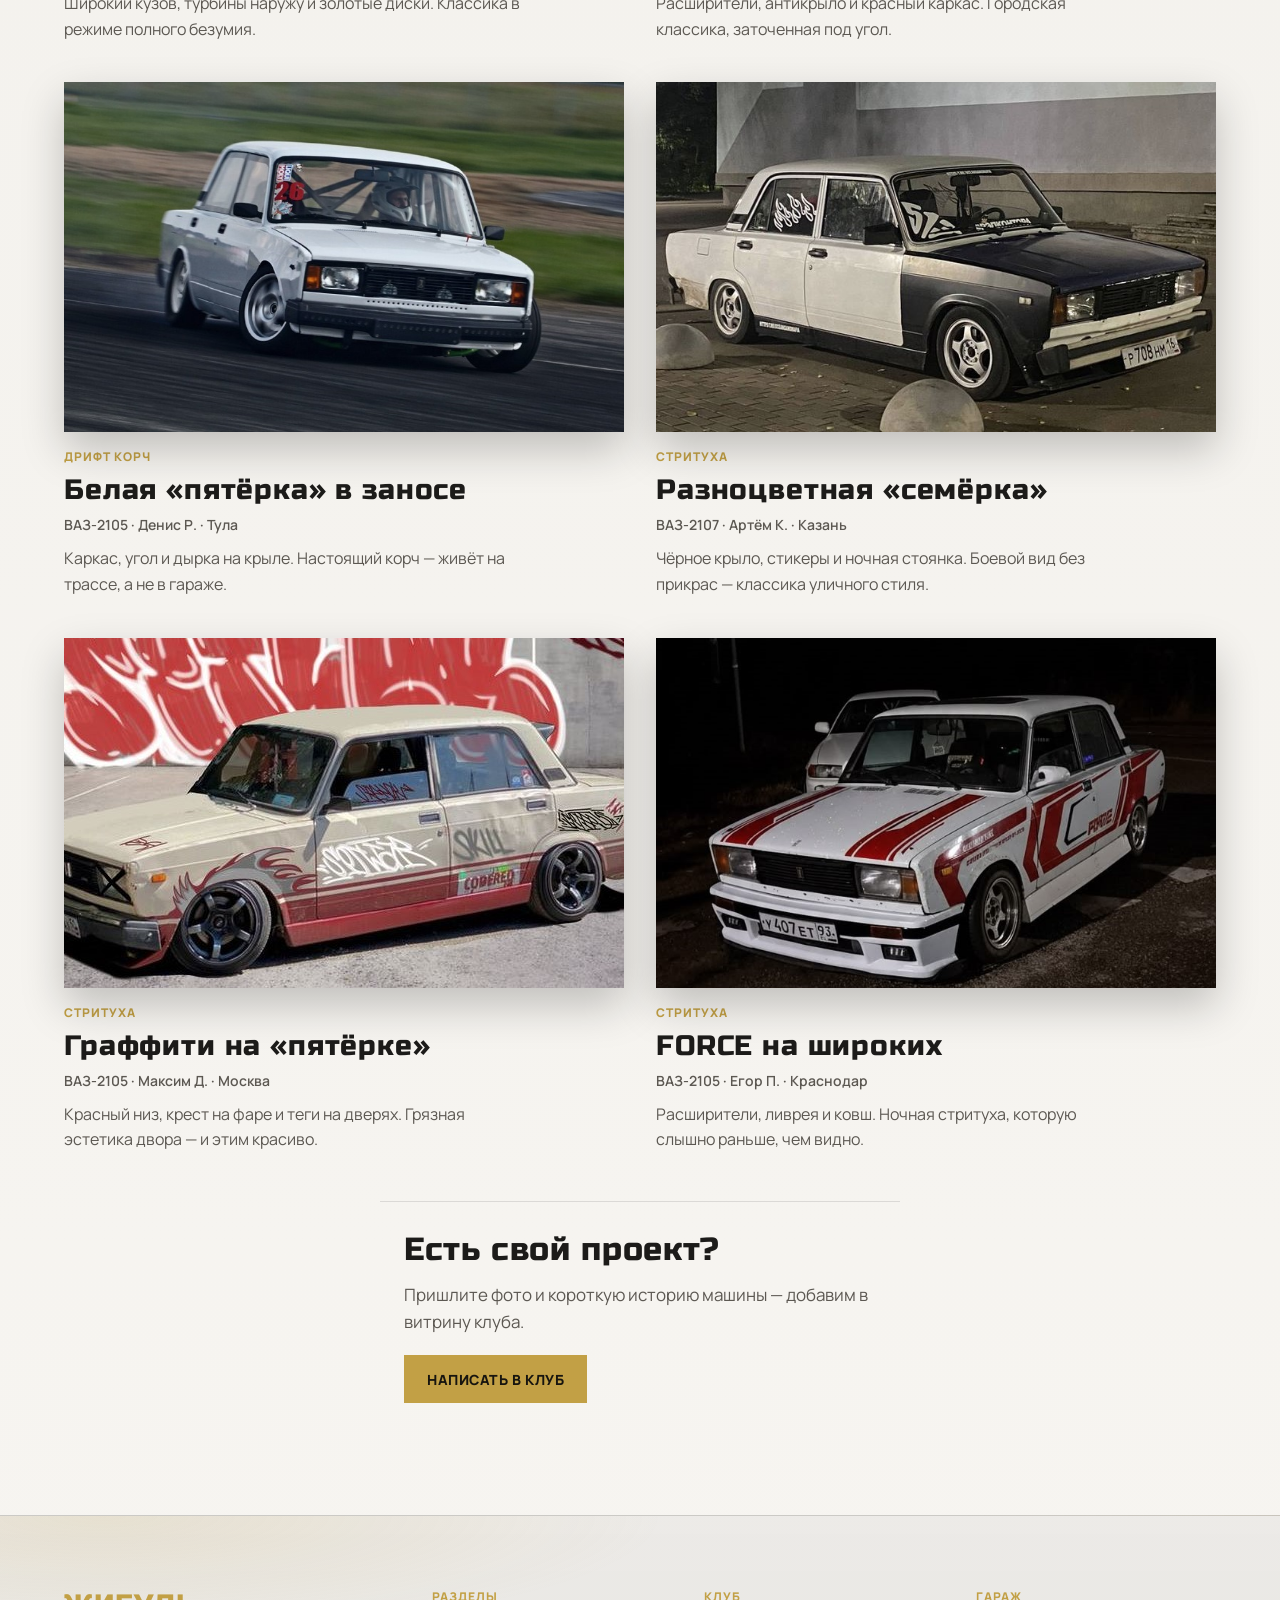
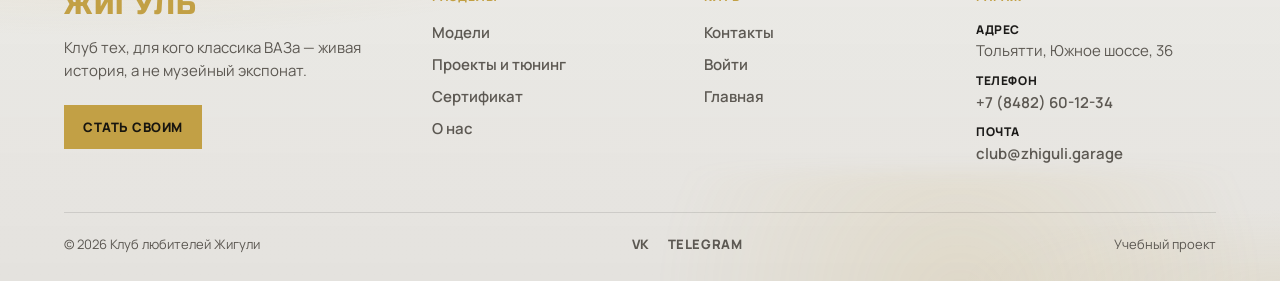
<file: html/projects.html>
<!DOCTYPE html>
<html lang="ru">

<head>
    <meta charset="UTF-8">
    <meta name="viewport" content="width=device-width, initial-scale=1.0">
    <title>Проекты и тюнинг | Клуб любителей Жигули</title>
    <link rel="preconnect" href="https://fonts.googleapis.com">
    <link rel="preconnect" href="https://fonts.gstatic.com" crossorigin>
    <link href="https://fonts.googleapis.com/css2?family=Manrope:wght@400;500;700;800&family=Russo+One&display=swap"
        rel="stylesheet">
    <link rel="stylesheet" href="../css/style.css">
    <link rel="stylesheet" href="../css/pages.css">
</head>

<body>
    <header class="header">
        <div class="container header__inner">
            <nav class="header__nav" aria-label="Основная навигация">
                <a href="./models.html" class="header__link">Модели и характеристики</a>
                <a href="./contacts.html" class="header__link">Контакты</a>
                <a href="./about.html" class="header__link">О нас</a>
                <a href="./main.html" class="header__logo">ЖИГУЛЬ</a>
                <a href="./certificate.html" class="header__link">Сертификат</a>
                <a href="./projects.html" class="header__link header__link--active">Проекты и тюнинг</a>
                <a href="../backend/login.php" class="header__link" data-auth="profile"
                    data-auth-guest="../backend/login.php" data-auth-user="../backend/profile.php"
                    data-auth-guest-label="Войти" data-auth-user-label="Профиль">Войти</a>
            </nav>
            <button type="button" class="header__theme" id="themeBtn" aria-label="Сменить тему"></button>
        </div>
    </header>

    <main class="main">
        <section class="page">
            <div class="container">
                <p class="page__eyebrow">Витрина клуба</p>
                <h1 class="page__title">Проекты и тюнинг</h1>
                <p class="page__lead">
                    Машины участников: от аккуратной реставрации до ночного стенса
                    и дрифт-корчей. Здесь смотрим, что получилось после месяцев в гараже —
                    без рейтинга «кто круче», только живые истории.
                </p>
            </div>
        </section>

        <section class="projects-filter" aria-label="Фильтр проектов">
            <div class="container">
                <label class="projects-search">
                    <span class="projects-search__label">Поиск по проектам</span>
                    <input class="projects-search__input" type="search" id="projectsSearch"
                        placeholder="шестёрка, стенс, Тольятти…" autocomplete="off">
                </label>
                <ul class="projects-filter__list" role="tablist">
                    <li>
                        <button type="button" class="projects-filter__btn projects-filter__btn--active"
                            data-filter="all" aria-pressed="true">Все</button>
                    </li>
                    <li>
                        <button type="button" class="projects-filter__btn" data-filter="exterior"
                            aria-pressed="false">Внешний вид</button>
                    </li>
                    <li>
                        <button type="button" class="projects-filter__btn" data-filter="restore"
                            aria-pressed="false">Восстановление</button>
                    </li>
                    <li>
                        <button type="button" class="projects-filter__btn" data-filter="stance"
                            aria-pressed="false">Стенс</button>
                    </li>
                   <li>
                        <button type="button" class="projects-filter__btn" data-filter="drift"
                            aria-pressed="false">Дрифт корчи</button>
                    </li>
                    <li>
                        <button type="button" class="projects-filter__btn" data-filter="street"
                            aria-pressed="false">Стритуха</button>
                    </li>
                </ul>
            </div>
        </section>

        <section class="projects" aria-label="Проекты участников">
            <div class="container">
                <ul class="projects__list">
                    <li class="projects__item" data-category="exterior stance">
                        <article class="project">
                            <div class="project__media">
                                <img class="project__image" src="../assets/projects/2106-night.jpg" alt="ВАЗ-2106 ночной стенс">
                            </div>
                            <div class="project__body">
                                <p class="project__tag">Внешний вид · стенс</p>
                                <h2 class="project__title">Ночная «шестёрка»</h2>
                                <p class="project__meta">ВАЗ-2106 · Игорь С. · Тольятти</p>
                                <p class="project__text">
                                    Чёрный цвет, узкие диски и мягкая посадка. Машина ездит
                                    каждый день — тюнинг без жертвы практичности.
                                </p>
                            </div>
                        </article>
                    </li>

                    <li class="projects__item" data-category="restore stance">
                        <article class="project">
                            <div class="project__media">
                                <img class="project__image" src="../assets/projects/2101-restore.jpg" alt="ВАЗ-2101 ретро-стенс">
                            </div>
                            <div class="project__body">
                                <p class="project__tag">Восстановление · стенс</p>
                                <h2 class="project__title">Ретро «копейка»</h2>
                                <p class="project__meta">ВАЗ-2101 · Марина В. · Казань</p>
                                <p class="project__text">
                                    Белый кузов, глубокие диски и посадка в пол.
                                    Классика с характером улицы, а не музейный экспонат.
                                </p>
                            </div>
                        </article>
                    </li>

                    <li class="projects__item" data-category="stance">
                        <article class="project">
                            <div class="project__media">
                                <img class="project__image" src="../assets/projects/2109-stance.jpg" alt="ВАЗ-2109 на пневмоподвеске">
                            </div>
                            <div class="project__body">
                                <p class="project__tag">Стенс</p>
                                <h2 class="project__title">«Девятка» на винтах</h2>
                                <p class="project__meta">ВАЗ-2109 · Денис Р. · Уфа</p>
                                <p class="project__text">
                                    Пневма для города и выездов. Утром — клиренс под ямы,
                                    вечером — посадка под фото у клуба.
                                </p>
                            </div>
                        </article>
                    </li>

                    <li class="projects__item" data-category="exterior">
                        <article class="project">
                            <div class="project__media">
                                <img class="project__image" src="../assets/projects/2112-body.jpg" alt="ВАЗ-2112 после перекраски">
                            </div>
                            <div class="project__body">
                                <p class="project__tag">Внешний вид</p>
                                <h2 class="project__title">Кузов после гаража</h2>
                                <p class="project__meta">ВАЗ-2112 · Сергей Н. · Челябинск</p>
                                <p class="project__text">
                                    Полная перекраска, новые уплотнители и аккуратный
                                    антикор. Машина снова выглядит цельной.
                                </p>
                            </div>
                        </article>
                    </li>

                    <li class="projects__item" data-category="restore exterior">
                        <article class="project">
                            <div class="project__media">
                                <img class="project__image" src="../assets/projects/2102-wagon.jpg" alt="ВАЗ-2102 ретро-универсал">
                            </div>
                            <div class="project__body">
                                <p class="project__tag">Восстановление · внешний вид</p>
                                <h2 class="project__title">Чистый универсал</h2>
                                <p class="project__meta">ВАЗ-2102 · Павел Т. · Нижний Новгород</p>
                                <p class="project__text">
                                    Белый кузов, хром и спокойная посадка. Без стикеров
                                    и крика — просто аккуратная классика на каждый день.
                                </p>
                            </div>
                        </article>
                    </li>

                    <li class="projects__item" data-category="stance">
                        <article class="project">
                            <div class="project__media">
                                <img class="project__image" src="../assets/projects/2105-stance.jpg" alt="ВАЗ-2105 на стенсе">
                            </div>
                            <div class="project__body">
                                <p class="project__tag">Стенс</p>
                                <h2 class="project__title">Красная «пятёрка»</h2>
                                <p class="project__meta">ВАЗ-2105 · Кирилл М. · Пермь</p>
                                <p class="project__text">
                                    Жёсткая посадка, широкие полки и ночные фото.
                                    Днём — обычная классика, вечером — витрина клуба.
                                </p>
                            </div>
                        </article>
                    </li>

                    <li class="projects__item" data-category="stance exterior">
                        <article class="project">
                            <div class="project__media">
                                <img class="project__image" src="../assets/projects/2114-stance.jpg" alt="ВАЗ-2114 на пневмоподвеске">
                            </div>
                            <div class="project__body">
                                <p class="project__tag">Стенс · внешний вид</p>
                                <h2 class="project__title">Фиолетовая «четырнадцатая»</h2>
                                <p class="project__meta">ВАЗ-2114 · Никита Л. · Екатеринбург</p>
                                <p class="project__text">
                                    Пневма, хром и цвет, который видно за квартал.
                                    На выездах собирает взгляды быстрее, чем бензин.
                                </p>
                            </div>
                        </article>
                    </li>

                    <li class="projects__item" data-category="drift">
                        <article class="project">
                            <div class="project__media">
                                <img class="project__image" src="../assets/projects/drift-2105-rds.jpg" alt="Дрифт-корч ВАЗ-2105 RDS">
                            </div>
                            <div class="project__body">
                                <p class="project__tag">Дрифт корч</p>
                                <h2 class="project__title">RDS «пятёрка»</h2>
                                <p class="project__meta">ВАЗ-2105 · Роман Б. · Москва</p>
                                <p class="project__text">
                                    Зелёные фары, каркас и ливрея под серию.
                                    Корч для трассы, а не для парковки у дома.
                                </p>
                            </div>
                        </article>
                    </li>

                    <li class="projects__item" data-category="drift">
                        <article class="project">
                            <div class="project__media">
                                <img class="project__image" src="../assets/projects/drift-2106-hoonigan.jpg" alt="Дрифт-корч ВАЗ-2106 Hoonigan">
                            </div>
                            <div class="project__body">
                                <p class="project__tag">Дрифт корч</p>
                                <h2 class="project__title">Hoonigan «шестёрка»</h2>
                                <p class="project__meta">ВАЗ-2106 · Вадим Ю. · Санкт-Петербург</p>
                                <p class="project__text">
                                    Широкий кузов, турбины наружу и золотые диски.
                                    Классика в режиме полного безумия.
                                </p>
                            </div>
                        </article>
                    </li>

                    <li class="projects__item" data-category="drift">
                        <article class="project">
                            <div class="project__media">
                                <img class="project__image" src="../assets/projects/drift-2106-red.jpg" alt="Дрифт-корч ВАЗ-2106 красный">
                            </div>
                            <div class="project__body">
                                <p class="project__tag">Дрифт корч</p>
                                <h2 class="project__title">Чёрно-красная «шестёрка»</h2>
                                <p class="project__meta">ВАЗ-2106 · Кирилл М. · Казань</p>
                                <p class="project__text">
                                    Расширители, антикрыло и красный каркас.
                                    Городская классика, заточенная под угол.
                                </p>
                            </div>
                        </article>
                    </li>

                    <li class="projects__item" data-category="drift">
                        <article class="project">
                            <div class="project__media">
                                <img class="project__image" src="../assets/projects/drift-2105-track.jpg" alt="Дрифт-корч ВАЗ-2105 на трассе">
                            </div>
                            <div class="project__body">
                                <p class="project__tag">Дрифт корч</p>
                                <h2 class="project__title">Белая «пятёрка» в заносе</h2>
                                <p class="project__meta">ВАЗ-2105 · Денис Р. · Тула</p>
                                <p class="project__text">
                                    Каркас, угол и дырка на крыле. Настоящий корч —
                                    живёт на трассе, а не в гараже.
                                </p>
                            </div>
                        </article>
                    </li>

                    <li class="projects__item" data-category="street">
                        <article class="project">
                            <div class="project__media">
                                <img class="project__image" src="../assets/projects/street-2107-panels.jpg" alt="Стритуха ВАЗ-2107">
                            </div>
                            <div class="project__body">
                                <p class="project__tag">Стритуха</p>
                                <h2 class="project__title">Разноцветная «семёрка»</h2>
                                <p class="project__meta">ВАЗ-2107 · Артём К. · Казань</p>
                                <p class="project__text">
                                    Чёрное крыло, стикеры и ночная стоянка. Боевой
                                    вид без прикрас — классика уличного стиля.
                                </p>
                            </div>
                        </article>
                    </li>

                    <li class="projects__item" data-category="street">
                        <article class="project">
                            <div class="project__media">
                                <img class="project__image" src="../assets/projects/street-2105-graffiti.jpg" alt="Стритуха ВАЗ-2105 с граффити">
                            </div>
                            <div class="project__body">
                                <p class="project__tag">Стритуха</p>
                                <h2 class="project__title">Граффити на «пятёрке»</h2>
                                <p class="project__meta">ВАЗ-2105 · Максим Д. · Москва</p>
                                <p class="project__text">
                                    Красный низ, крест на фаре и теги на дверях.
                                    Грязная эстетика двора — и этим красиво.
                                </p>
                            </div>
                        </article>
                    </li>

                    <li class="projects__item" data-category="street">
                        <article class="project">
                            <div class="project__media">
                                <img class="project__image" src="../assets/projects/street-2105-force.jpg" alt="Стритуха ВАЗ-2105 FORCE">
                            </div>
                            <div class="project__body">
                                <p class="project__tag">Стритуха</p>
                                <h2 class="project__title">FORCE на широких</h2>
                                <p class="project__meta">ВАЗ-2105 · Егор П. · Краснодар</p>
                                <p class="project__text">
                                    Расширители, ливрея и ковш. Ночная стритуха,
                                    которую слышно раньше, чем видно.
                                </p>
                            </div>
                        </article>
                    </li>
                </ul>

                <p class="projects__empty" id="projectsEmpty" hidden>В этой категории пока нет проектов.</p>
            </div>
        </section>

        <section class="projects-cta">
            <div class="container projects-cta__inner">
                <h2 class="projects-cta__title">Есть свой проект?</h2>
                <p class="projects-cta__text">
                    Пришлите фото и короткую историю машины — добавим в витрину клуба.
                </p>
                <a href="./contacts.html" class="projects-cta__btn">Написать в клуб</a>
            </div>
        </section>
    </main>

    <footer class="footer">
        <div class="container">
            <div class="footer__grid">
                <div class="footer__col footer__col--brand">
                    <a href="./main.html" class="footer__brand">ЖИГУЛЬ</a>
                    <p class="footer__tagline">
                        Клуб тех, для кого классика ВАЗа — живая история,
                        а не музейный экспонат.
                    </p>
                    <a href="../backend/register.php" class="footer__cta" data-auth="join" data-auth-guest="../backend/register.php" data-auth-user="../backend/profile.php" data-auth-guest-label="Стать своим" data-auth-user-label="Открыть профиль">Стать своим</a>
                </div>

                <div class="footer__col">
                    <p class="footer__col-title">Разделы</p>
                    <ul class="footer__list">
                        <li><a href="./models.html">Модели</a></li>
                        <li><a href="./projects.html">Проекты и тюнинг</a></li>
                        <li><a href="./certificate.html">Сертификат</a></li>
                        <li><a href="./about.html">О нас</a></li>
                    </ul>
                </div>

                <div class="footer__col">
                    <p class="footer__col-title">Клуб</p>
                    <ul class="footer__list">
                        <li><a href="./contacts.html">Контакты</a></li>
                        <li><a href="../backend/login.php" data-auth="profile" data-auth-guest="../backend/login.php" data-auth-user="../backend/profile.php" data-auth-guest-label="Войти" data-auth-user-label="Профиль">Войти</a></li>
                        <li><a href="./main.html">Главная</a></li>
                    </ul>
                </div>

                <div class="footer__col">
                    <p class="footer__col-title">Гараж</p>
                    <ul class="footer__list">
                        <li>
                            <strong>Адрес</strong>
                            <span>Тольятти, Южное шоссе, 36</span>
                        </li>
                        <li>
                            <strong>Телефон</strong>
                            <a href="tel:+78482601234">+7 (8482) 60-12-34</a>
                        </li>
                        <li>
                            <strong>Почта</strong>
                            <a href="mailto:club@zhiguli.garage">club@zhiguli.garage</a>
                        </li>
                    </ul>
                </div>
            </div>

            <div class="footer__bottom">
                <span class="footer__copy">© 2026 Клуб любителей Жигули</span>
                <div class="footer__social">
                    <a href="https://vk.com/zhiguli_club" target="_blank" rel="noopener noreferrer">VK</a>
                    <a href="https://t.me/zhiguli_garage" target="_blank" rel="noopener noreferrer">Telegram</a>
                </div>
                <span class="footer__note">Учебный проект</span>
            </div>
        </div>
        <div class="footer__glow" aria-hidden="true"></div>
    </footer>

    <button type="button" class="to-top" id="toTop" aria-label="Наверх" hidden>
        <svg class="to-top__icon" viewBox="0 0 24 24" aria-hidden="true" focusable="false">
            <path d="M12 5l7 7h-4v7h-6v-7H5l7-7z" />
        </svg>
    </button>

    <script src="../js/theme.js"></script>
    <script src="../js/auth-nav.js"></script>
    <script src="../js/projects.js"></script>
    <script src="../js/to-top.js"></script>
</body>

</html>
</file>
<file: css/style.css>
:root,
body.theme--light,
body[data-theme="light"] {
    --bg: #efede8;
    --bg-elevated: #f7f5f1;
    --text: #1c1b19;
    --text-muted: #5c5852;
    --accent: #c2a045;
    --accent-strong: #a8862f;
    --line: rgba(28, 27, 25, 0.12);
    --header-bg: rgba(239, 237, 232, 0.92);
    --accent-glow: rgba(194, 160, 69, 0.14);
    --footer-glow: rgba(194, 160, 69, 0.08);
    --theme-btn-border: rgba(28, 27, 25, 0.28);
    --theme-btn-bg: var(--bg-elevated);
    --theme-btn-icon: #1c1b19;
    --font-display: "Russo One", sans-serif;
    --font-body: "Manrope", sans-serif;
    --shadow: 0 18px 40px rgba(0, 0, 0, 0.22);
    --radius: 4px;
}

body.theme--dark,
body[data-theme="dark"] {
    --bg: #141312;
    --bg-elevated: #1d1c1a;
    --text: #f2efe8;
    --text-muted: #b0aaa0;
    --accent: #d4af37;
    --accent-strong: #e0c15c;
    --line: rgba(242, 239, 232, 0.12);
    --header-bg: rgba(20, 19, 18, 0.86);
    --accent-glow: rgba(212, 175, 55, 0.16);
    --footer-glow: rgba(212, 175, 55, 0.07);
    --theme-btn-border: #d4af37;
    --theme-btn-bg: #3a3428;
    --theme-btn-icon: #f2efe8;
}

/* Масло, металл и тёплый янтарь — вечерний бокс */
body.theme--garage,
body[data-theme="garage"] {
    --bg: #1a1c16;
    --bg-elevated: #24271e;
    --text: #e8e6d9;
    --text-muted: #a8a792;
    --accent: #c4a35a;
    --accent-strong: #dfc07a;
    --line: rgba(232, 230, 217, 0.12);
    --header-bg: rgba(26, 28, 22, 0.9);
    --accent-glow: rgba(196, 163, 90, 0.16);
    --footer-glow: rgba(196, 163, 90, 0.08);
    --theme-btn-border: #c4a35a;
    --theme-btn-bg: #323628;
    --theme-btn-icon: #e8e6d9;
}

/* Асфальт и красный акцент — выезд / трасса */
body.theme--racing,
body[data-theme="racing"] {
    --bg: #121214;
    --bg-elevated: #1c1c20;
    --text: #f3f1ef;
    --text-muted: #a9a6a1;
    --accent: #d64545;
    --accent-strong: #ef6b6b;
    --line: rgba(243, 241, 239, 0.12);
    --header-bg: rgba(18, 18, 20, 0.9);
    --accent-glow: rgba(214, 69, 69, 0.16);
    --footer-glow: rgba(214, 69, 69, 0.08);
    --theme-btn-border: #d64545;
    --theme-btn-bg: #2a1f1f;
    --theme-btn-icon: #f3f1ef;
}

/* Холодный металл — зимний гараж */
body.theme--frost,
body[data-theme="frost"] {
    --bg: #e7eef3;
    --bg-elevated: #f3f7fa;
    --text: #1a242c;
    --text-muted: #5a6b76;
    --accent: #3f7f9c;
    --accent-strong: #2f6780;
    --line: rgba(26, 36, 44, 0.12);
    --header-bg: rgba(231, 238, 243, 0.92);
    --accent-glow: rgba(63, 127, 156, 0.14);
    --footer-glow: rgba(63, 127, 156, 0.08);
    --theme-btn-border: rgba(26, 36, 44, 0.28);
    --theme-btn-bg: var(--bg-elevated);
    --theme-btn-icon: #1a242c;
}

* {
    box-sizing: border-box;
}

html {
    scroll-behavior: smooth;
}

body {
    margin: 0;
    font-family: var(--font-body);
    color: var(--text);
    background:
        radial-gradient(circle at 12% 0%, var(--accent-glow), transparent 40%),
        linear-gradient(180deg, var(--bg) 0%, var(--bg-elevated) 100%);
    min-height: 100vh;
    transition: background-color 0.25s ease, color 0.25s ease;
}

img {
    max-width: 100%;
    display: block;
}

a {
    text-decoration: none;
    color: inherit;
}

.container {
    width: 100%;
    max-width: 1200px;
    margin: 0 auto;
    padding: 0 24px;
    position: relative;
}



.header {
    position: sticky;
    top: 0;
    z-index: 20;
    background: var(--header-bg);
    backdrop-filter: blur(10px);
    border-bottom: 1px solid var(--line);
}

.header__inner {
    display: flex;
    align-items: center;
    justify-content: center;
    min-height: 78px;
    gap: 16px;
    padding-right: 64px;
    overflow: visible;
}

.header__nav {
    display: flex;
    align-items: center;
    justify-content: center;
    flex-wrap: wrap;
    gap: 12px 18px;
    max-width: 100%;
}

.header__logo {
    font-family: var(--font-display);
    font-size: 30px;
    letter-spacing: 0.06em;
    color: var(--accent);
    transition: transform 0.25s ease, color 0.2s ease;
}

.header__logo:hover {
    transform: translateY(-1px);
    color: var(--accent-strong);
}

.header__link {
    font-size: 14px;
    font-weight: 700;
    letter-spacing: 0.01em;
    color: var(--text-muted);
    transition: color 0.2s ease, transform 0.2s ease;
    white-space: nowrap;
}

.header__link:hover {
    color: var(--text);
    transform: translateY(-1px);
}

.header__link--active {
    color: var(--text);
    box-shadow: inset 0 -2px 0 var(--accent);
}

.theme-switch {
    position: absolute;
    right: 24px;
    top: 50%;
    transform: translateY(-50%);
    z-index: 40;
}

.header__theme {
    width: 44px;
    height: 44px;
    padding: 0;
    border: 1px solid var(--theme-btn-border);
    border-radius: var(--radius);
    background-color: var(--theme-btn-bg);
    background-image: url("data:image/svg+xml,%3Csvg xmlns='http://www.w3.org/2000/svg' viewBox='0 0 24 24' fill='none' stroke='%231c1b19' stroke-width='1.8' stroke-linecap='round' stroke-linejoin='round'%3E%3Ccircle cx='7.5' cy='8.5' r='2.2'/%3E%3Ccircle cx='15.5' cy='8.5' r='2.2'/%3E%3Ccircle cx='11.5' cy='15' r='2.2'/%3E%3C/svg%3E");
    background-size: 22px 22px;
    background-repeat: no-repeat;
    background-position: center;
    cursor: pointer;
    transition: border-color 0.2s ease, transform 0.2s ease, background-color 0.2s ease, box-shadow 0.2s ease;
}

.header__theme:hover,
.theme-switch--open .header__theme {
    border-color: var(--accent);
    transform: scale(1.04);
    box-shadow: 0 0 0 2px color-mix(in srgb, var(--accent) 28%, transparent);
}

body:is(.theme--dark, .theme--garage, .theme--racing, [data-theme="dark"], [data-theme="garage"], [data-theme="racing"]) .header__theme {
    background-image: url("data:image/svg+xml,%3Csvg xmlns='http://www.w3.org/2000/svg' viewBox='0 0 24 24' fill='none' stroke='%23f2efe8' stroke-width='1.8' stroke-linecap='round' stroke-linejoin='round'%3E%3Ccircle cx='7.5' cy='8.5' r='2.2'/%3E%3Ccircle cx='15.5' cy='8.5' r='2.2'/%3E%3Ccircle cx='11.5' cy='15' r='2.2'/%3E%3C/svg%3E");
}

.theme-switch__menu {
    position: absolute;
    top: calc(100% + 10px);
    right: 0;
    min-width: 168px;
    margin: 0;
    padding: 8px;
    list-style: none;
    border: 1px solid var(--line);
    border-radius: var(--radius);
    background: var(--bg-elevated);
    box-shadow: var(--shadow);
}

.theme-switch__option {
    display: flex;
    align-items: center;
    gap: 10px;
    width: 100%;
    min-height: 40px;
    padding: 0 10px;
    border: 0;
    border-radius: var(--radius);
    background: transparent;
    color: var(--text);
    font: inherit;
    font-size: 14px;
    font-weight: 700;
    text-align: left;
    cursor: pointer;
    transition: background-color 0.15s ease, color 0.15s ease;
}

.theme-switch__option:hover,
.theme-switch__option--active {
    background: color-mix(in srgb, var(--accent) 16%, transparent);
    color: var(--text);
}

.theme-switch__swatch {
    width: 14px;
    height: 14px;
    border-radius: 50%;
    background: var(--swatch, var(--accent));
    box-shadow: inset 0 0 0 1px rgba(0, 0, 0, 0.18);
    flex-shrink: 0;
}


.hero {
    padding: 36px 0 28px;
}

.hero__container {
    display: grid;
    grid-template-columns: minmax(0, 1.35fr) minmax(280px, 0.9fr);
    gap: 40px;
    align-items: center;
}

.hero__slider {
    min-width: 0;
}

.hero__content {
    max-width: 420px;
}

.hero__brand {
    margin: 0 0 10px;
    font-family: var(--font-display);
    font-size: clamp(40px, 5vw, 64px);
    line-height: 0.95;
    letter-spacing: 0.04em;
    color: var(--accent);
    animation: riseIn 0.7s ease both;
}

.hero__title {
    margin: 0 0 14px;
    font-family: var(--font-display);
    font-size: clamp(26px, 3vw, 36px);
    font-weight: 400;
    letter-spacing: 0.02em;
    animation: riseIn 0.7s ease 0.06s both;
}

.hero__lead {
    margin: 0;
    font-size: 17px;
    line-height: 1.55;
    color: var(--text-muted);
    animation: riseIn 0.7s ease 0.12s both;
}

.hero__actions {
    display: flex;
    flex-wrap: wrap;
    gap: 12px;
    margin-top: 24px;
    animation: riseIn 0.7s ease 0.18s both;
}

.hero__btn {
    display: inline-flex;
    align-items: center;
    justify-content: center;
    min-height: 46px;
    padding: 0 20px;
    border: 1px solid var(--accent);
    background: var(--accent);
    color: #17150f;
    font-size: 14px;
    font-weight: 800;
    letter-spacing: 0.04em;
    text-transform: uppercase;
    transition: background-color 0.2s ease, color 0.2s ease, transform 0.2s ease;
}

.hero__btn:hover {
    background: transparent;
    color: var(--text);
    transform: translateY(-2px);
}

.hero__btn--ghost {
    background: transparent;
    color: var(--text);
    border-color: var(--text);
}

.hero__btn--ghost:hover {
    border-color: var(--accent);
    color: var(--accent);
}



.slider {
    position: relative;
    overflow: hidden;
    box-shadow: var(--shadow);
    background: #111;
}

.slider__track {
    display: flex;
    transition: transform 0.7s cubic-bezier(0.22, 1, 0.36, 1);
}

.slider__slide {
    position: relative;
    min-width: 100%;
    overflow: hidden;
}

.slider__slide img {
    width: 100%;
    aspect-ratio: 16 / 10;
    object-fit: cover;
    object-position: center;
    transform: scale(1.03);
    transition: transform 5s ease;
}

.slider__slide--active img {
    transform: scale(1);
}

.slider__pagination {
    position: absolute;
    right: 16px;
    bottom: 16px;
    display: flex;
    gap: 8px;
    z-index: 2;
}

.slider__bar {
    width: 56px;
    height: 3px;
    padding: 0;
    border: none;
    border-radius: 999px;
    background: rgba(255, 255, 255, 0.35);
    overflow: hidden;
    cursor: pointer;
}

.slider__bar::after {
    content: "";
    display: block;
    width: 0;
    height: 100%;
    background: #fff;
}

.slider__bar--active::after {
    animation: fillBar 4s linear forwards;
}

.slider__name {
    margin: 12px 0 0;
    font-size: 13px;
    font-weight: 700;
    letter-spacing: 0.06em;
    text-transform: uppercase;
    color: var(--text-muted);
}

@keyframes fillBar {
    from {
        width: 0;
    }

    to {
        width: 100%;
    }
}

@keyframes riseIn {
    from {
        opacity: 0;
        transform: translateY(14px);
    }

    to {
        opacity: 1;
        transform: translateY(0);
    }
}


.paths {
    padding: 28px 0 56px;
}

.paths__eyebrow,
.models__eyebrow,
.spotlight__eyebrow,
.join__eyebrow,
.about__eyebrow {
    margin: 0 0 10px;
    font-size: 13px;
    font-weight: 800;
    letter-spacing: 0.08em;
    text-transform: uppercase;
    color: var(--accent);
}

.paths__title,
.models__title,
.spotlight__title,
.join__title,
.about__title {
    margin: 0 0 12px;
    font-family: var(--font-display);
    font-size: clamp(28px, 4vw, 40px);
    font-weight: 400;
    letter-spacing: 0.03em;
}

.paths__list {
    list-style: none;
    margin: 32px 0 0;
    padding: 0;
    display: grid;
    grid-template-columns: repeat(3, minmax(0, 1fr));
    gap: 28px;
}

.paths__item {
    padding-top: 18px;
    border-top: 1px solid var(--line);
    transition: border-color 0.25s ease, transform 0.25s ease;
}

.paths__item:hover {
    border-top-color: var(--accent);
    transform: translateY(-3px);
}

.paths__name {
    margin: 0 0 10px;
    font-size: 22px;
    font-weight: 800;
}

.paths__text {
    margin: 0 0 16px;
    font-size: 15px;
    line-height: 1.55;
    color: var(--text-muted);
}

.paths__link {
    font-size: 13px;
    font-weight: 800;
    letter-spacing: 0.04em;
    text-transform: uppercase;
    color: var(--accent);
    transition: color 0.2s ease;
}

.paths__link:hover {
    color: var(--accent-strong);
}

.spotlight {
    padding: 24px 0 56px;
}

.spotlight__grid {
    display: grid;
    grid-template-columns: minmax(0, 1.25fr) minmax(260px, 0.85fr);
    gap: 36px;
    align-items: center;
}

.spotlight__media {
    margin: 0;
    overflow: hidden;
    box-shadow: var(--shadow);
    background: #111;
}

.spotlight__media img {
    width: 100%;
    aspect-ratio: 16 / 10;
    object-fit: cover;
    transform: scale(1.04);
    transition: transform 0.8s ease;
}

.spotlight:hover .spotlight__media img {
    transform: scale(1);
}

.spotlight__body {
    max-width: 420px;
}

.spotlight__text {
    margin: 0 0 24px;
    font-size: 17px;
    line-height: 1.6;
    color: var(--text-muted);
}

.spotlight__btn,
.join__btn {
    display: inline-flex;
    align-items: center;
    justify-content: center;
    min-height: 46px;
    padding: 0 20px;
    border: 1px solid var(--accent);
    background: var(--accent);
    color: #17150f;
    font-size: 14px;
    font-weight: 800;
    letter-spacing: 0.04em;
    text-transform: uppercase;
    transition: background-color 0.2s ease, color 0.2s ease, transform 0.2s ease, border-color 0.2s ease;
}

.spotlight__btn:hover,
.join__btn:hover {
    background: transparent;
    color: var(--text);
    transform: translateY(-2px);
}

.models {
    padding: 40px 0 48px;
}

.models__lead,
.about__text,
.join__text {
    margin: 0;
    max-width: 52ch;
    font-size: 18px;
    line-height: 1.6;
    color: var(--text-muted);
}

.join {
    padding: 0;
}

.join__inner {
    display: flex;
    align-items: flex-end;
    justify-content: space-between;
    gap: 28px;
    padding: 40px 24px 48px;
    border-top: 1px solid var(--line);
    border-bottom: 1px solid var(--line);
    background:
        linear-gradient(90deg, var(--accent-glow), transparent 58%);
}

.join__copy {
    max-width: 540px;
}

.join__actions {
    display: flex;
    flex-wrap: wrap;
    gap: 12px;
    flex-shrink: 0;
}

.join__btn--ghost {
    background: transparent;
    color: var(--text);
    border-color: var(--text);
}

.join__btn--ghost:hover {
    border-color: var(--accent);
    color: var(--accent);
}

.models__list {
    list-style: none;
    margin: 36px 0 0;
    padding: 0;
    display: grid;
    grid-template-columns: repeat(3, minmax(0, 1fr));
    gap: 28px;
}

.models__link {
    display: grid;
    gap: 12px;
    transition: transform 0.25s ease;
}

.models__link:hover {
    transform: translateY(-6px);
}

.models__image {
    width: 100%;
    aspect-ratio: 4 / 3;
    object-fit: cover;
    box-shadow: var(--shadow);
    filter: saturate(0.92);
    transition: filter 0.25s ease, box-shadow 0.25s ease;
}

.models__link:hover .models__image {
    filter: saturate(1.05);
    box-shadow: 0 22px 48px rgba(0, 0, 0, 0.28);
}

.models__image[src*="2112белая"] {
    filter: contrast(1.0) saturate(0.85) brightness(1.04);
}

.models__link:hover .models__image[src*="2112белая"] {
    filter: contrast(0.86) saturate(0.88) brightness(1.04);
}

.models__name {
    font-family: var(--font-display);
    font-size: 22px;
    letter-spacing: 0.03em;
}

.models__meta {
    font-size: 14px;
    font-weight: 500;
    color: var(--text-muted);
}



.about {
    padding: 0 0 88px;
}

.about__inner {
    padding-top: 40px;
}

.about__btn {
    display: inline-flex;
    align-items: center;
    justify-content: center;
    margin-top: 24px;
    min-height: 46px;
    padding: 0 20px;
    border: 1px solid var(--accent);
    background: var(--accent);
    color: #17150f;
    font-size: 14px;
    font-weight: 800;
    letter-spacing: 0.04em;
    text-transform: uppercase;
    transition: background-color 0.2s ease, color 0.2s ease, transform 0.2s ease;
}

.about__btn:hover {
    background: transparent;
    color: var(--text);
    transform: translateY(-2px);
}



.to-top {
    position: fixed;
    right: 24px;
    bottom: 24px;
    z-index: 30;
    width: 48px;
    height: 48px;
    padding: 0;
    border: 1px solid var(--accent);
    border-radius: var(--radius);
    background: var(--accent);
    color: #17150f;
    cursor: pointer;
    opacity: 0;
    visibility: hidden;
    pointer-events: none;
    transform: translateY(8px);
    transition: opacity 0.2s ease, transform 0.2s ease, visibility 0.2s ease, background-color 0.2s ease, color 0.2s ease;
}

.to-top--visible {
    opacity: 1;
    visibility: visible;
    pointer-events: auto;
    transform: translateY(0);
}

.to-top:hover {
    background: transparent;
    color: var(--text);
}

.to-top__icon {
    width: 22px;
    height: 22px;
    fill: currentColor;
}

.footer {
    position: relative;
    margin-top: 24px;
    padding: 72px 0 0;
    border-top: 1px solid var(--line);
    overflow: hidden;
    background:
        radial-gradient(ellipse 80% 60% at 8% 0%, var(--accent-glow), transparent 55%),
        radial-gradient(ellipse 50% 40% at 100% 100%, var(--footer-glow), transparent 50%),
        linear-gradient(180deg, rgba(0, 0, 0, 0.04), rgba(0, 0, 0, 0.08));
}

body:is(.theme--dark, .theme--garage, .theme--racing, [data-theme="dark"], [data-theme="garage"], [data-theme="racing"]) .footer {
    background:
        radial-gradient(ellipse 80% 60% at 8% 0%, var(--accent-glow), transparent 55%),
        radial-gradient(ellipse 50% 40% at 100% 100%, var(--footer-glow), transparent 50%),
        linear-gradient(180deg, rgba(255, 255, 255, 0.02), rgba(0, 0, 0, 0.35));
}

.footer__glow {
    position: absolute;
    inset: auto -10% -40% 40%;
    height: 70%;
    pointer-events: none;
    background:
        radial-gradient(circle, var(--accent-glow), transparent 65%);
    filter: blur(8px);
}

.footer__grid {
    position: relative;
    z-index: 1;
    display: grid;
    grid-template-columns: minmax(220px, 1.4fr) repeat(3, minmax(140px, 1fr));
    gap: 36px 32px;
    padding-bottom: 48px;
}

.footer__brand {
    font-family: var(--font-display);
    font-size: 28px;
    letter-spacing: 0.06em;
    color: var(--accent);
}

.footer__tagline {
    margin: 14px 0 0;
    max-width: 34ch;
    font-size: 15px;
    line-height: 1.55;
    color: var(--text-muted);
}

.footer__cta {
    display: inline-flex;
    align-items: center;
    justify-content: center;
    margin-top: 22px;
    min-height: 44px;
    padding: 0 18px;
    border: 1px solid var(--accent);
    background: var(--accent);
    color: #17150f;
    font-size: 13px;
    font-weight: 800;
    letter-spacing: 0.04em;
    text-transform: uppercase;
    transition: background-color 0.2s ease, color 0.2s ease, transform 0.2s ease;
}

.footer__cta:hover {
    background: transparent;
    color: var(--text);
    transform: translateY(-2px);
}

.footer__col-title {
    margin: 0 0 16px;
    font-size: 12px;
    font-weight: 800;
    letter-spacing: 0.08em;
    text-transform: uppercase;
    color: var(--accent);
}

.footer__list {
    list-style: none;
    margin: 0;
    padding: 0;
    display: grid;
    gap: 10px;
}

.footer__list a {
    font-size: 15px;
    font-weight: 600;
    color: var(--text-muted);
    transition: color 0.2s ease, transform 0.2s ease;
}

.footer__list a:hover {
    color: var(--text);
    transform: translateX(3px);
}

.footer__list span {
    display: block;
    font-size: 15px;
    line-height: 1.45;
    color: var(--text-muted);
}

.footer__list strong {
    display: block;
    margin-bottom: 2px;
    font-size: 12px;
    font-weight: 800;
    letter-spacing: 0.05em;
    text-transform: uppercase;
    color: var(--text);
}

.footer__bottom {
    position: relative;
    z-index: 1;
    display: flex;
    align-items: center;
    justify-content: space-between;
    gap: 16px;
    flex-wrap: wrap;
    padding: 22px 0 28px;
    border-top: 1px solid var(--line);
}

.footer__note,
.footer__copy {
    font-size: 13px;
    color: var(--text-muted);
}

.footer__social {
    display: flex;
    flex-wrap: wrap;
    gap: 10px 18px;
}

.footer__social a {
    font-size: 13px;
    font-weight: 800;
    letter-spacing: 0.04em;
    text-transform: uppercase;
    color: var(--text-muted);
    transition: color 0.2s ease;
}

.footer__social a:hover {
    color: var(--accent);
}


@media (max-width: 1100px) {
    .header__link {
        font-size: 13px;
    }

    .header__nav {
        gap: 10px 14px;
    }
}

@media (max-width: 960px) {
    .hero__container {
        grid-template-columns: 1fr;
        gap: 28px;
    }

    .hero__content {
        max-width: none;
    }

    .paths__list,
    .models__list {
        grid-template-columns: 1fr;
    }

    .spotlight__grid {
        grid-template-columns: 1fr;
        gap: 24px;
    }

    .spotlight__body {
        max-width: none;
    }

    .join__inner {
        flex-direction: column;
        align-items: flex-start;
        background:
            linear-gradient(180deg, var(--accent-glow), transparent 78%);
    }

    .footer {
        padding-top: 56px;
    }

    .footer__grid {
        grid-template-columns: 1fr 1fr;
        gap: 32px 24px;
    }

    .footer__col--brand {
        grid-column: 1 / -1;
    }
}

@media (max-width: 720px) {
    .header__inner {
        justify-content: flex-start;
        padding-right: 72px;
        min-height: auto;
        padding-top: 14px;
        padding-bottom: 14px;
    }

    .header__nav {
        justify-content: flex-start;
    }

    .header__logo {
        order: -1;
        width: 100%;
        font-size: 24px;
    }

    .theme-switch {
        right: 16px;
        top: 22px;
        transform: none;
    }

    .header__theme:hover,
    .theme-switch--open .header__theme {
        transform: scale(1.04);
    }

    .hero__actions,
    .join__actions {
        flex-direction: column;
    }

    .hero__btn,
    .join__btn,
    .spotlight__btn {
        width: 100%;
    }

    .footer__grid {
        grid-template-columns: 1fr;
    }

    .footer__bottom {
        flex-direction: column;
        align-items: flex-start;
    }

    .footer__cta {
        width: 100%;
    }

    .to-top {
        right: 16px;
        bottom: 16px;
    }
}

@media (prefers-reduced-motion: reduce) {
    html {
        scroll-behavior: auto;
    }

    .hero__brand,
    .hero__title,
    .hero__lead,
    .hero__actions,
    .slider__track,
    .slider__slide img,
    .models__link,
    .models__image,
    .paths__item,
    .spotlight__media img {
        animation: none !important;
        transition: none !important;
    }
}
</file>
<file: css/pages.css>
.page {
    padding: 48px 0 24px;
}

.page__eyebrow {
    margin: 0 0 10px;
    font-size: 13px;
    font-weight: 800;
    letter-spacing: 0.08em;
    text-transform: uppercase;
    color: var(--accent);
}

.page__title {
    margin: 0 0 16px;
    font-family: var(--font-display);
    font-size: clamp(36px, 5vw, 56px);
    font-weight: 400;
    letter-spacing: 0.03em;
}

.page__lead {
    margin: 0;
    max-width: 54ch;
    font-size: 18px;
    line-height: 1.6;
    color: var(--text-muted);
}

.story {
    padding: 24px 0 16px;
}

.story__grid {
    display: grid;
    grid-template-columns: repeat(2, minmax(0, 1fr));
    gap: 32px;
}

.story__title,
.values__title,
.team__title,
.contacts__title,
.feedback__title {
    margin: 0 0 14px;
    font-family: var(--font-display);
    font-size: clamp(24px, 3vw, 32px);
    font-weight: 400;
    letter-spacing: 0.02em;
}

.story__text {
    margin: 0;
    font-size: 17px;
    line-height: 1.65;
    color: var(--text-muted);
}

.values {
    padding: 48px 0;
}

.values__list,
.team__list,
.contacts__list {
    list-style: none;
    margin: 0;
    padding: 0;
}

.values__list {
    display: grid;
    grid-template-columns: repeat(3, minmax(0, 1fr));
    gap: 24px;
    margin-top: 8px;
}

.values__item,
.team__item {
    padding-top: 18px;
    border-top: 1px solid var(--line);
}

.values__name,
.team__name {
    margin: 0 0 8px;
    font-size: 20px;
    font-weight: 800;
}

.values__text,
.team__text {
    margin: 0;
    font-size: 15px;
    line-height: 1.55;
    color: var(--text-muted);
}

.team {
    padding: 8px 0 88px;
}

.team__list {
    display: grid;
    grid-template-columns: repeat(3, minmax(0, 1fr));
    gap: 24px;
    margin-top: 8px;
}

.team__role {
    margin: 0 0 6px;
    font-size: 12px;
    font-weight: 800;
    letter-spacing: 0.08em;
    text-transform: uppercase;
    color: var(--accent);
}

.contacts {
    padding: 24px 0 88px;
}

.contacts__grid {
    display: grid;
    grid-template-columns: minmax(0, 1fr) minmax(280px, 420px);
    gap: 40px;
    align-items: start;
}

.contacts__item {
    padding: 16px 0;
    border-bottom: 1px solid var(--line);
    display: grid;
    gap: 6px;
}

.contacts__label {
    font-size: 12px;
    font-weight: 800;
    letter-spacing: 0.08em;
    text-transform: uppercase;
    color: var(--accent);
}

.contacts__value {
    font-size: 17px;
    font-weight: 600;
    line-height: 1.45;
}

.contacts__value--link {
    transition: color 0.2s ease;
}

.contacts__value--link:hover {
    color: var(--accent);
}

.contacts__note {
    margin-top: 24px;
    padding: 18px 0 0;
    border-top: 1px solid var(--line);
}

.contacts__note-text {
    margin: 0;
    font-size: 15px;
    line-height: 1.55;
    color: var(--text-muted);
}

.feedback {
    padding: 28px;
    border: 1px solid var(--line);
    background: var(--bg-elevated);
}

.feedback__group {
    margin-bottom: 16px;
}

.feedback__label {
    display: block;
    margin-bottom: 8px;
    font-size: 14px;
    font-weight: 700;
}

.feedback__input {
    width: 100%;
    padding: 12px 14px;
    border: 1px solid var(--line);
    border-radius: var(--radius);
    background: transparent;
    color: var(--text);
    font: inherit;
    transition: border-color 0.2s ease;
}

.feedback__input:focus {
    outline: none;
    border-color: var(--accent);
}

.feedback__select {
    cursor: pointer;
}

.feedback__textarea {
    min-height: 120px;
    resize: vertical;
}

.feedback__error {
    margin: 0 0 12px;
    color: #c44848;
    font-size: 14px;
}

.feedback__success {
    margin: 0 0 12px;
    color: #2f7a45;
    font-size: 14px;
    font-weight: 700;
}

body:is(.theme--dark, .theme--garage, .theme--racing, [data-theme="dark"], [data-theme="garage"], [data-theme="racing"]) .feedback__error {
    color: #ff7b7b;
}

body:is(.theme--dark, .theme--garage, .theme--racing, [data-theme="dark"], [data-theme="garage"], [data-theme="racing"]) .feedback__success {
    color: #7dcea0;
}

.feedback__submit {
    width: 100%;
    min-height: 48px;
    border: 1px solid var(--accent);
    background: var(--accent);
    color: #17150f;
    font: inherit;
    font-size: 14px;
    font-weight: 800;
    letter-spacing: 0.04em;
    text-transform: uppercase;
    cursor: pointer;
    transition: background-color 0.2s ease, color 0.2s ease, transform 0.2s ease;
}

.feedback__submit:hover {
    background: transparent;
    color: var(--text);
    transform: translateY(-1px);
}

.catalog-tools {
    padding: 8px 0 20px;
}

.catalog-tools__inner {
    display: grid;
    grid-template-columns: minmax(0, 1.4fr) repeat(2, minmax(140px, 0.7fr));
    gap: 14px 16px;
    align-items: end;
}

.catalog-tools__label,
.projects-search__label {
    display: block;
    margin-bottom: 8px;
    font-size: 12px;
    font-weight: 800;
    letter-spacing: 0.06em;
    text-transform: uppercase;
    color: var(--accent);
}

.catalog-tools__input,
.catalog-tools__select,
.projects-search__input {
    width: 100%;
    min-height: 46px;
    padding: 12px 14px;
    border: 1px solid var(--line);
    border-radius: var(--radius);
    background: transparent;
    color: var(--text);
    font: inherit;
    transition: border-color 0.2s ease;
}

.catalog-tools__select {
    cursor: pointer;
    appearance: none;
    background-image:
        linear-gradient(45deg, transparent 50%, var(--text-muted) 50%),
        linear-gradient(135deg, var(--text-muted) 50%, transparent 50%);
    background-position:
        calc(100% - 18px) calc(50% - 3px),
        calc(100% - 12px) calc(50% - 3px);
    background-size: 6px 6px, 6px 6px;
    background-repeat: no-repeat;
    padding-right: 36px;
}

.catalog-tools__input:focus,
.catalog-tools__select:focus,
.projects-search__input:focus {
    outline: none;
    border-color: var(--accent);
}

.catalog-tools__empty {
    margin: 16px 0 0;
    font-size: 15px;
    font-weight: 600;
    color: var(--text-muted);
}

.projects-search {
    display: block;
    margin-bottom: 18px;
}

.catalog-nav {
    padding: 8px 0 0;
}

.catalog-nav__list {
    list-style: none;
    margin: 0;
    padding: 0;
    display: flex;
    flex-wrap: wrap;
    gap: 12px 20px;
}

.catalog-nav__link {
    font-size: 14px;
    font-weight: 800;
    letter-spacing: 0.04em;
    text-transform: uppercase;
    color: var(--text-muted);
    transition: color 0.2s ease, transform 0.2s ease;
}

.catalog-nav__link:hover {
    color: var(--accent);
    transform: translateY(-1px);
}

.catalog-index {
    padding: 28px 0 8px;
}

.catalog-index__list {
    list-style: none;
    margin: 0;
    padding: 18px 0 0;
    border-top: 1px solid var(--line);
    display: flex;
    flex-wrap: wrap;
    gap: 10px 12px;
}

.catalog-index__link {
    display: inline-flex;
    align-items: center;
    justify-content: center;
    min-width: 64px;
    min-height: 36px;
    padding: 0 12px;
    border-bottom: 1px solid var(--line);
    font-size: 14px;
    font-weight: 800;
    letter-spacing: 0.04em;
    color: var(--text-muted);
    transition: color 0.2s ease, border-color 0.2s ease, transform 0.2s ease;
}

.catalog-index__link:hover {
    color: var(--text);
    border-color: var(--accent);
    transform: translateY(-1px);
}

.catalog-family {
    padding: 48px 0 24px;
    scroll-margin-top: 96px;
}

.catalog-family:last-of-type {
    padding-bottom: 88px;
}

.catalog-family__title {
    margin: 0 0 12px;
    font-family: var(--font-display);
    font-size: clamp(28px, 4vw, 40px);
    font-weight: 400;
    letter-spacing: 0.03em;
}

.catalog-family__lead {
    margin: 0 0 36px;
    max-width: 54ch;
    font-size: 17px;
    line-height: 1.6;
    color: var(--text-muted);
}

.spec {
    display: grid;
    grid-template-columns: minmax(0, 1.05fr) minmax(280px, 1fr);
    gap: 36px;
    align-items: start;
    padding: 36px 0;
    border-top: 1px solid var(--line);
    scroll-margin-top: 96px;
}

.spec:first-of-type {
    border-top: none;
    padding-top: 0;
}

.spec__image {
    width: 100%;
    aspect-ratio: 16 / 10;
    object-fit: cover;
    box-shadow: var(--shadow);
    filter: saturate(0.92);
    transition: filter 0.25s ease, box-shadow 0.25s ease;
}

.spec:hover .spec__image {
    filter: saturate(1.05);
    box-shadow: 0 22px 48px rgba(0, 0, 0, 0.28);
}

.spec__image[src*="2112белая"] {
    filter: contrast(0.82) saturate(0.78) brightness(1.04);
}

.spec:hover .spec__image[src*="2112белая"] {
    filter: contrast(0.86) saturate(0.88) brightness(1.04);
}

.spec__tag {
    margin: 0 0 10px;
    font-size: 12px;
    font-weight: 800;
    letter-spacing: 0.08em;
    text-transform: uppercase;
    color: var(--accent);
}

.spec__name {
    margin: 0 0 12px;
    font-family: var(--font-display);
    font-size: clamp(26px, 3vw, 34px);
    font-weight: 400;
    letter-spacing: 0.03em;
}

.spec__text {
    margin: 0 0 24px;
    max-width: 48ch;
    font-size: 16px;
    line-height: 1.6;
    color: var(--text-muted);
}

.spec__grid {
    margin: 0;
    display: grid;
    grid-template-columns: repeat(2, minmax(0, 1fr));
    gap: 0;
}

.spec__row {
    display: grid;
    grid-template-columns: minmax(0, 0.9fr) minmax(0, 1.1fr);
    gap: 12px;
    padding: 12px 0;
    border-top: 1px solid var(--line);
}

.spec__row dt {
    margin: 0;
    font-size: 12px;
    font-weight: 800;
    letter-spacing: 0.06em;
    text-transform: uppercase;
    color: var(--text-muted);
}

.spec__row dd {
    margin: 0;
    font-size: 15px;
    font-weight: 600;
    line-height: 1.4;
}

.to-top {
    position: fixed;
    right: 24px;
    bottom: 24px;
    z-index: 30;
    width: 48px;
    height: 48px;
    padding: 0;
    border: 1px solid var(--accent);
    border-radius: var(--radius);
    background: var(--accent);
    color: #17150f;
    cursor: pointer;
    opacity: 0;
    visibility: hidden;
    pointer-events: none;
    transform: translateY(8px);
    transition: opacity 0.2s ease, transform 0.2s ease, visibility 0.2s ease, background-color 0.2s ease, color 0.2s ease;
}

.to-top--visible {
    opacity: 1;
    visibility: visible;
    pointer-events: auto;
    transform: translateY(0);
}

.to-top:hover {
    background: transparent;
    color: var(--text);
}

.to-top__icon {
    width: 22px;
    height: 22px;
    fill: currentColor;
}

@media (max-width: 720px) {
    .to-top {
        right: 16px;
        bottom: 16px;
    }
}

.projects-filter {
    padding: 8px 0 0;
}

.projects-filter__list {
    list-style: none;
    margin: 0;
    padding: 0;
    display: flex;
    flex-wrap: wrap;
    gap: 12px 20px;
}

.projects-filter__btn {
    padding: 0;
    border: 0;
    background: transparent;
    font: inherit;
    font-size: 14px;
    font-weight: 800;
    letter-spacing: 0.04em;
    text-transform: uppercase;
    color: var(--text-muted);
    cursor: pointer;
    transition: color 0.2s ease, transform 0.2s ease;
}

.projects-filter__btn:hover,
.projects-filter__btn--active {
    color: var(--accent);
}

.projects-filter__btn:hover {
    transform: translateY(-1px);
}

.projects {
    padding: 36px 0 24px;
}

.projects__list {
    list-style: none;
    margin: 0;
    padding: 0;
    display: grid;
    grid-template-columns: repeat(2, minmax(0, 1fr));
    gap: 40px 32px;
}

.project {
    display: grid;
    gap: 16px;
}

.project__image {
    width: 100%;
    aspect-ratio: 16 / 10;
    object-fit: cover;
    box-shadow: var(--shadow);
    filter: saturate(0.92);
    transition: filter 0.25s ease, box-shadow 0.25s ease, transform 0.25s ease;
}

.project:hover .project__image {
    filter: saturate(1.05);
    box-shadow: 0 22px 48px rgba(0, 0, 0, 0.28);
    transform: translateY(-4px);
}

.project__tag {
    margin: 0 0 8px;
    font-size: 12px;
    font-weight: 800;
    letter-spacing: 0.08em;
    text-transform: uppercase;
    color: var(--accent);
}

.project__title {
    margin: 0 0 8px;
    font-family: var(--font-display);
    font-size: clamp(22px, 2.6vw, 28px);
    font-weight: 400;
    letter-spacing: 0.03em;
}

.project__meta {
    margin: 0 0 12px;
    font-size: 14px;
    font-weight: 600;
    color: var(--text-muted);
}

.project__text {
    margin: 0;
    max-width: 46ch;
    font-size: 16px;
    line-height: 1.6;
    color: var(--text-muted);
}

.projects__empty {
    margin: 32px 0 0;
    font-size: 16px;
    color: var(--text-muted);
}

.projects-cta {
    padding: 24px 0 88px;
}

.projects-cta__inner {
    padding-top: 28px;
    border-top: 1px solid var(--line);
    max-width: 52ch;
}

.projects-cta__title {
    margin: 0 0 12px;
    font-family: var(--font-display);
    font-size: clamp(24px, 3vw, 32px);
    font-weight: 400;
    letter-spacing: 0.02em;
}

.projects-cta__text {
    margin: 0 0 20px;
    font-size: 17px;
    line-height: 1.6;
    color: var(--text-muted);
}

.projects-cta__btn {
    display: inline-flex;
    align-items: center;
    justify-content: center;
    min-height: 48px;
    padding: 0 22px;
    border: 1px solid var(--accent);
    background: var(--accent);
    color: #17150f;
    font-size: 14px;
    font-weight: 800;
    letter-spacing: 0.04em;
    text-transform: uppercase;
    transition: background-color 0.2s ease, color 0.2s ease, transform 0.2s ease;
}

.projects-cta__btn:hover {
    background: transparent;
    color: var(--text);
    transform: translateY(-1px);
}

@media (max-width: 960px) {
    .story__grid,
    .values__list,
    .team__list,
    .contacts__grid,
    .spec,
    .projects__list {
        grid-template-columns: 1fr;
    }

    .spec__grid {
        grid-template-columns: 1fr;
    }

    .catalog-tools__inner {
        grid-template-columns: 1fr;
    }
}

@media (prefers-reduced-motion: reduce) {
    .catalog-nav__link,
    .catalog-index__link,
    .spec__image,
    .projects-filter__btn,
    .project__image,
    .projects-cta__btn,
    .to-top {
        transition: none !important;
    }
}
</file>
<file: css/cert.css>
.cert-builder {
    padding: 8px 0 88px;
}

.cert-builder__grid {
    display: grid;
    grid-template-columns: minmax(280px, 360px) minmax(0, 1fr);
    gap: 36px;
    align-items: start;
}

.cert-options {
    padding: 24px 0;
    border-top: 1px solid var(--line);
}

.cert-options__title {
    margin: 0 0 20px;
    font-family: var(--font-display);
    font-size: 28px;
    font-weight: 400;
    letter-spacing: 0.03em;
}

.cert-options__block {
    margin-bottom: 22px;
}

.cert-options__label {
    display: block;
    margin: 0 0 10px;
    font-size: 12px;
    font-weight: 800;
    letter-spacing: 0.08em;
    text-transform: uppercase;
    color: var(--accent);
}

.cert-options__hint {
    margin: -4px 0 12px;
    font-size: 14px;
    color: var(--text-muted);
}

.cert-swatches {
    display: flex;
    flex-wrap: wrap;
    align-items: center;
    gap: 10px;
}

.cert-swatch {
    width: 36px;
    height: 36px;
    padding: 0;
    border: 2px solid var(--line);
    border-radius: var(--radius);
    background: var(--swatch);
    cursor: pointer;
    transition: transform 0.2s ease, border-color 0.2s ease;
}

.cert-swatch:hover {
    transform: translateY(-1px);
}

.cert-swatch.is-active {
    border-color: var(--accent);
    box-shadow: 0 0 0 2px rgba(194, 160, 69, 0.35);
}

.cert-swatch--custom {
    position: relative;
    overflow: hidden;
    background:
        linear-gradient(135deg, #f7f1e3 0 33%, #e8eef5 33% 66%, #3d1f1f 66%);
}

.cert-swatch--custom input[type="color"] {
    position: absolute;
    inset: -4px;
    width: calc(100% + 8px);
    height: calc(100% + 8px);
    padding: 0;
    border: 0;
    cursor: pointer;
    opacity: 0;
}

.cert-frames {
    display: flex;
    flex-wrap: wrap;
    gap: 8px;
}

.cert-chip {
    min-height: 36px;
    padding: 0 12px;
    border: 1px solid var(--line);
    background: transparent;
    color: var(--text-muted);
    font: inherit;
    font-size: 13px;
    font-weight: 700;
    cursor: pointer;
    transition: color 0.2s ease, border-color 0.2s ease, background-color 0.2s ease;
}

.cert-chip:hover,
.cert-chip.is-active {
    color: var(--text);
    border-color: var(--accent);
}

.cert-chip.is-active {
    background: rgba(194, 160, 69, 0.12);
}

.cert-input {
    width: 100%;
    min-height: 44px;
    padding: 10px 12px;
    border: 1px solid var(--line);
    border-radius: var(--radius);
    background: transparent;
    color: var(--text);
    font: inherit;
    transition: border-color 0.2s ease;
}

.cert-input:focus {
    outline: none;
    border-color: var(--accent);
}

.cert-input--area {
    min-height: 110px;
    resize: vertical;
    line-height: 1.5;
}

.cert-photos {
    display: grid;
    gap: 10px;
}

.cert-photo-option {
    display: grid;
    grid-template-columns: 18px 72px minmax(0, 1fr);
    gap: 12px;
    align-items: center;
    padding: 8px 0;
    border-bottom: 1px solid var(--line);
    cursor: pointer;
}

.cert-photo-option img {
    width: 72px;
    aspect-ratio: 16 / 10;
    object-fit: cover;
}

.cert-photo-option span {
    font-size: 14px;
    font-weight: 700;
}

.cert-options__actions {
    display: flex;
    flex-wrap: wrap;
    gap: 10px;
    margin-top: 8px;
}

.cert-btn {
    display: inline-flex;
    align-items: center;
    justify-content: center;
    min-height: 46px;
    padding: 0 18px;
    border: 1px solid var(--text);
    background: transparent;
    color: var(--text);
    font: inherit;
    font-size: 13px;
    font-weight: 800;
    letter-spacing: 0.03em;
    text-transform: uppercase;
    cursor: pointer;
    transition: background-color 0.2s ease, color 0.2s ease, border-color 0.2s ease, transform 0.2s ease;
}

.cert-btn:hover {
    transform: translateY(-1px);
}

.cert-btn--primary {
    border-color: var(--accent);
    background: var(--accent);
    color: #17150f;
}

.cert-btn--primary:hover {
    background: transparent;
    color: var(--text);
}

.cert-preview-wrap__label {
    margin: 0 0 14px;
    font-size: 12px;
    font-weight: 800;
    letter-spacing: 0.08em;
    text-transform: uppercase;
    color: var(--text-muted);
}

.certificate {
    --cert-bg: #f7f1e3;
    --cert-ink: #1c1b19;
    --cert-line: rgba(28, 27, 25, 0.18);
    --cert-accent: #a8862f;
    width: 100%;
    max-width: 820px;
    margin: 0 auto;
    padding: 22px;
    background: var(--cert-bg);
    color: var(--cert-ink);
    box-shadow: var(--shadow);
    box-sizing: border-box;
}

.certificate__inner {
    padding: 56px 40px 48px;
    border: 2px solid var(--cert-accent);
    margin: 0;
    min-height: 560px;
    display: flex;
    flex-direction: column;
    box-sizing: border-box;
}

.certificate[data-frame="double"] .certificate__inner {
    outline: 1px solid var(--cert-accent);
    outline-offset: 6px;
}

.certificate[data-frame="minimal"] .certificate__inner {
    border-color: var(--cert-line);
}

.certificate[data-frame="stamp"] .certificate__seal {
    opacity: 1;
}

.certificate__brand {
    margin: 0 0 18px;
    font-family: var(--font-display);
    font-size: 28px;
    letter-spacing: 0.08em;
    color: var(--cert-accent);
    text-align: center;
}

.certificate__title {
    margin: 0;
    font-family: var(--font-display);
    font-size: clamp(28px, 4vw, 40px);
    font-weight: 400;
    letter-spacing: 0.04em;
    text-align: center;
}

.certificate__subtitle,
.certificate__award {
    margin: 10px 0 0;
    text-align: center;
    font-size: 14px;
    letter-spacing: 0.08em;
    text-transform: uppercase;
    opacity: 0.75;
}

.certificate__name {
    margin: 18px 0 0;
    font-family: var(--font-display);
    font-size: clamp(26px, 3.5vw, 36px);
    letter-spacing: 0.03em;
    text-align: center;
    color: var(--cert-accent);
}

.certificate__text {
    margin: 18px auto 0;
    max-width: 46ch;
    text-align: center;
    font-size: 15px;
    line-height: 1.6;
    opacity: 0.9;
}

.certificate__cars {
    list-style: none;
    margin: 28px 0 0;
    padding: 0;
    display: grid;
    grid-template-columns: repeat(3, minmax(0, 1fr));
    gap: 14px;
}

.certificate__cars:has(li:only-child) {
    grid-template-columns: minmax(0, 280px);
    justify-content: center;
}

.certificate__cars:has(li:first-child:nth-last-child(2)) {
    grid-template-columns: repeat(2, minmax(0, 1fr));
    max-width: 520px;
    margin-left: auto;
    margin-right: auto;
}

.certificate__car {
    display: grid;
    gap: 8px;
}

.certificate__car img {
    width: 100%;
    aspect-ratio: 16 / 10;
    object-fit: cover;
    border: 1px solid var(--cert-line);
}

.certificate__car span {
    font-size: 12px;
    font-weight: 800;
    letter-spacing: 0.06em;
    text-transform: uppercase;
    text-align: center;
    opacity: 0.8;
}

.certificate__cars:empty {
    display: none;
}

.certificate__footer {
    margin-top: auto;
    padding-top: 28px;
    display: flex;
    align-items: flex-end;
    justify-content: space-between;
    gap: 16px;
}

.certificate__date {
    margin: 0;
    font-size: 13px;
    letter-spacing: 0.04em;
    opacity: 0.8;
}

.certificate__seal {
    width: 72px;
    height: 72px;
    display: grid;
    place-items: center;
    border: 2px solid var(--cert-accent);
    border-radius: 50%;
    font-family: var(--font-display);
    font-size: 14px;
    letter-spacing: 0.08em;
    color: var(--cert-accent);
    opacity: 0;
    transform: rotate(-12deg);
}

@media (max-width: 960px) {
    .cert-builder__grid {
        grid-template-columns: 1fr;
    }

    .certificate__inner {
        padding: 40px 18px 36px;
        min-height: auto;
    }

    .certificate__cars {
        grid-template-columns: 1fr;
    }

    .certificate__cars:has(li:first-child:nth-last-child(2)),
    .certificate__cars:has(li:only-child) {
        grid-template-columns: 1fr;
        max-width: none;
    }
}

@media print {
    body * {
        visibility: hidden !important;
    }

    .certificate,
    .certificate * {
        visibility: visible !important;
    }

    .certificate {
        position: absolute;
        left: 0;
        top: 0;
        width: 100%;
        max-width: none;
        box-shadow: none;
        margin: 0;
    }

    .header,
    .footer,
    .page,
    .cert-options,
    .cert-preview-wrap__label,
    .header__theme {
        display: none !important;
    }
}
</file>
